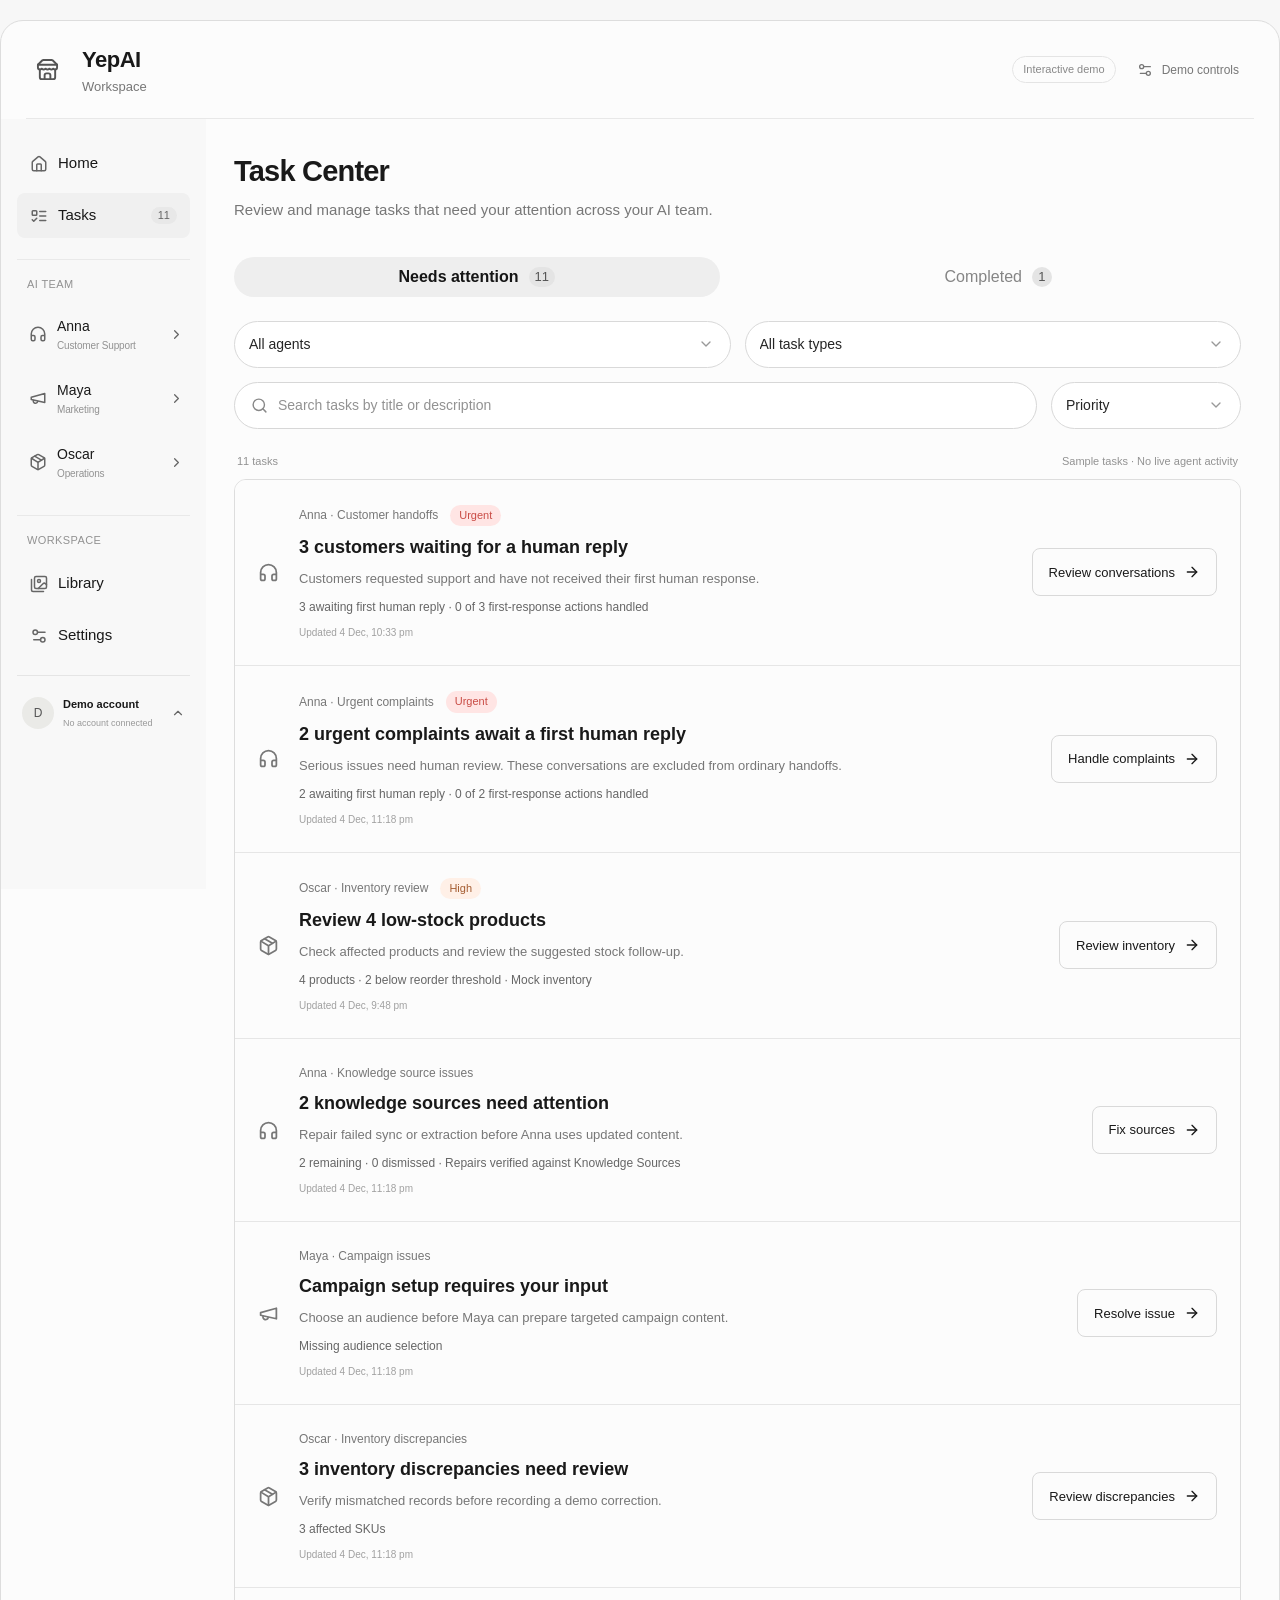
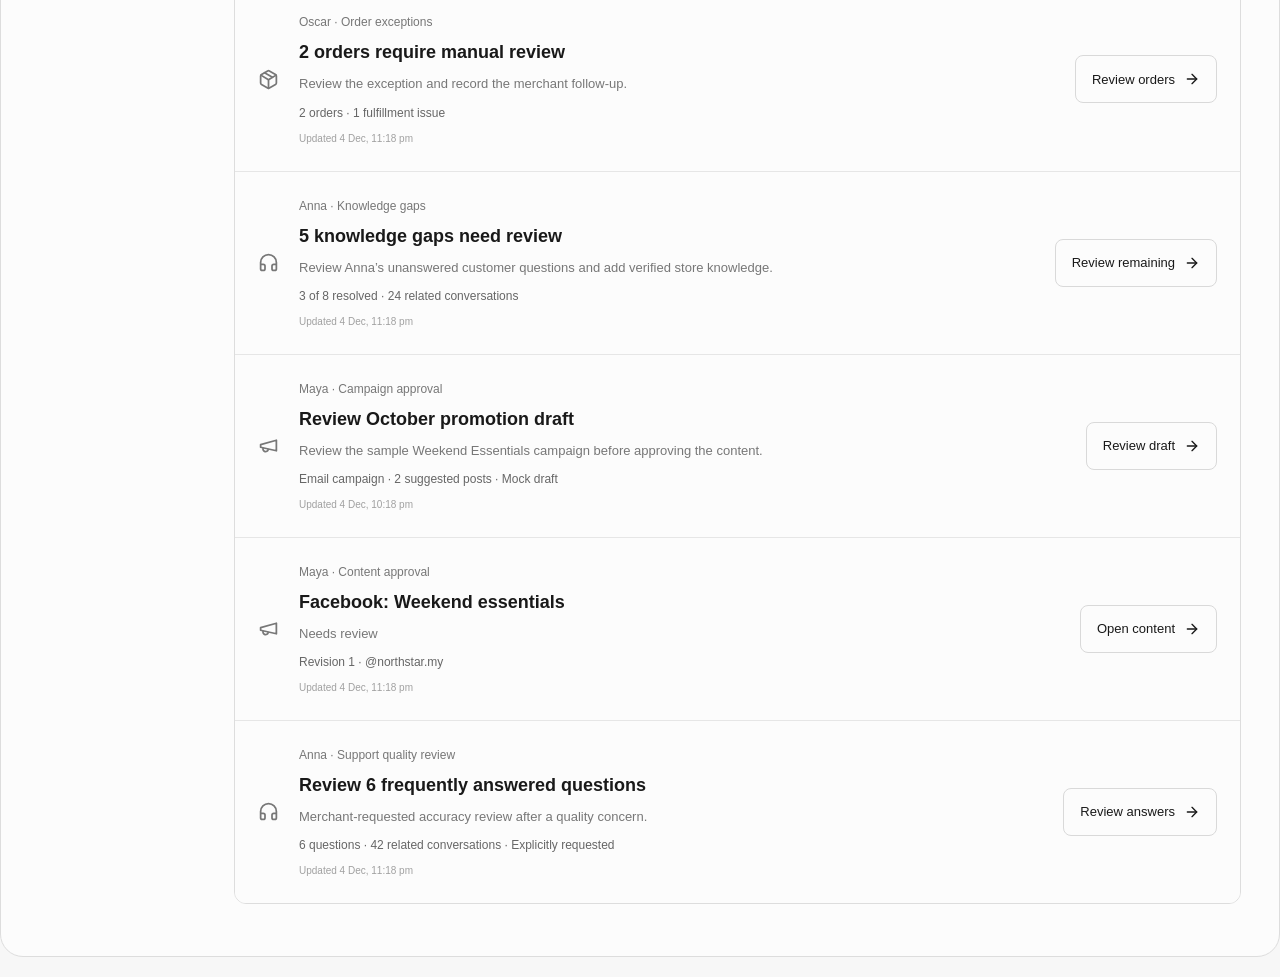
<file: index.html>
<!doctype html><html lang="en"><head><meta charset="UTF-8"><meta name="viewport" content="width=device-width, initial-scale=1.0"><meta name="theme-color" content="#fcfcfc"><meta name="description" content="YepAI interactive workspace prototype for AI team tasks, customer support and marketing content."><title>YepAI — Workspace Demo</title>  <script type="module" crossorigin src="/assets/index-f4T4-H6l.js"></script>
  <link rel="stylesheet" crossorigin href="/assets/index-DZ18d0Wa.css">
</head><body><div id="root"></div></body></html>
</file>
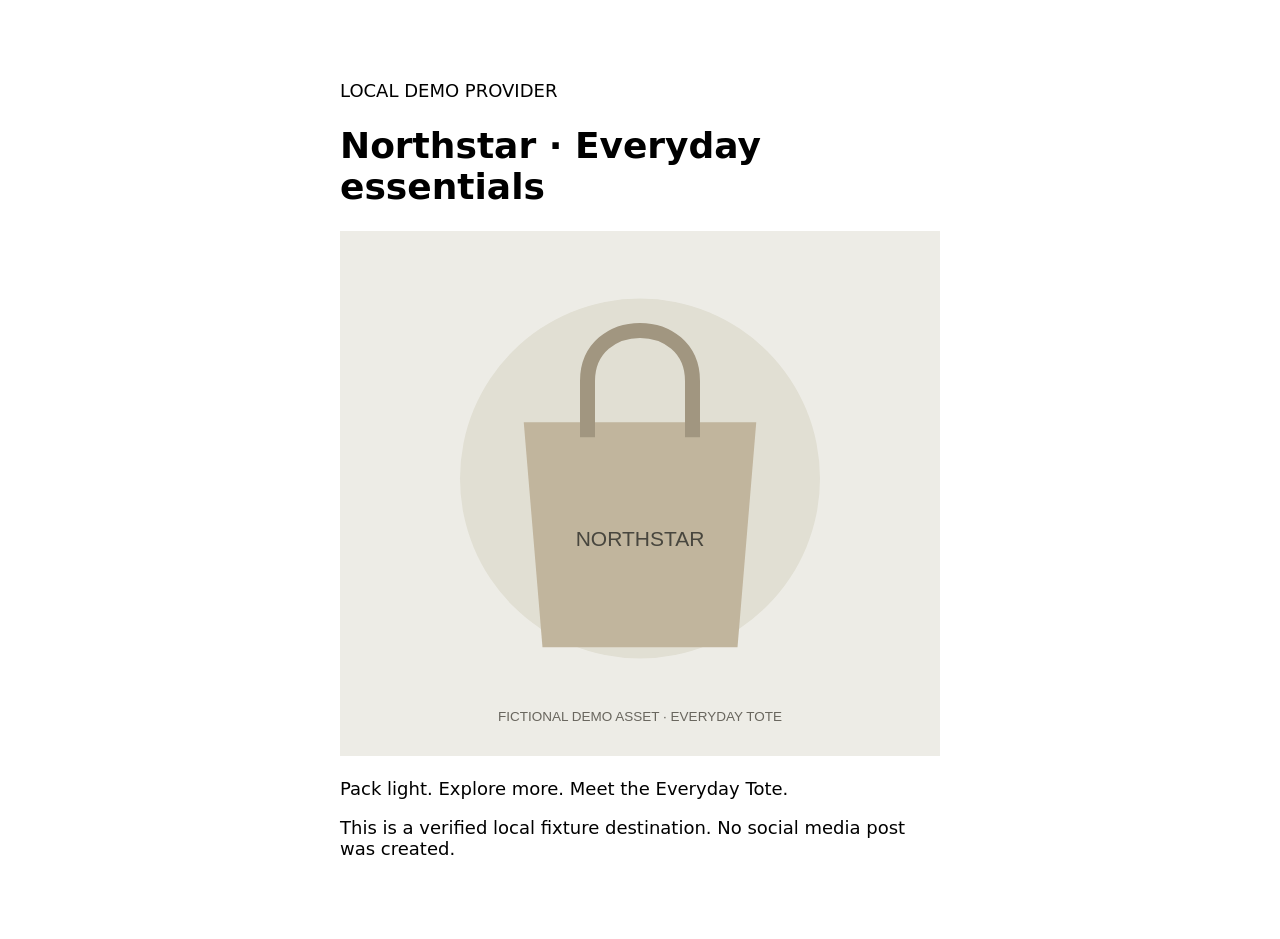
<file: demo-published.html>
<!doctype html><title>Verified demo publication · Northstar</title><main style="max-width:600px;margin:80px auto;font:18px system-ui"><p>LOCAL DEMO PROVIDER</p><h1>Northstar · Everyday essentials</h1><img src="/demo-product.svg" alt="Fictional Everyday Tote" style="width:100%"><p>Pack light. Explore more. Meet the Everyday Tote.</p><p>This is a verified local fixture destination. No social media post was created.</p></main>
</file>
<file: assets/index-DZ18d0Wa.css>
@layer properties{@supports (((-webkit-hyphens:none)) and (not (margin-trim:inline))) or ((-moz-orient:inline) and (not (color:rgb(from red r g b)))){*,:before,:after,::backdrop{--tw-border-style:solid;--tw-blur:initial;--tw-brightness:initial;--tw-contrast:initial;--tw-grayscale:initial;--tw-hue-rotate:initial;--tw-invert:initial;--tw-opacity:initial;--tw-saturate:initial;--tw-sepia:initial;--tw-drop-shadow:initial;--tw-drop-shadow-color:initial;--tw-drop-shadow-alpha:100%;--tw-drop-shadow-size:initial}}}@layer theme{:root,:host{--font-sans:Inter,-apple-system,BlinkMacSystemFont,"Segoe UI",sans-serif;--font-mono:ui-monospace, SFMono-Regular, Menlo, Monaco, Consolas, "Liberation Mono", "Courier New", monospace;--default-transition-duration:.15s;--default-transition-timing-function:cubic-bezier(.4, 0, .2, 1);--default-font-family:var(--font-sans);--default-mono-font-family:var(--font-mono)}}@layer base{*,:after,:before,::backdrop{box-sizing:border-box;border:0 solid;margin:0;padding:0}::file-selector-button{box-sizing:border-box;border:0 solid;margin:0;padding:0}html,:host{-webkit-text-size-adjust:100%;tab-size:4;line-height:1.5;font-family:var(--default-font-family,-apple-system, BlinkMacSystemFont, "Segoe UI", Roboto, "Helvetica Neue", "Noto Sans", Arial, sans-serif, "Apple Color Emoji", "Segoe UI Emoji", "Segoe UI Symbol", "Noto Color Emoji");font-feature-settings:var(--default-font-feature-settings,normal);font-variation-settings:var(--default-font-variation-settings,normal);-webkit-tap-highlight-color:transparent}hr{height:0;color:inherit;border-top-width:1px}abbr:where([title]){-webkit-text-decoration:underline dotted;text-decoration:underline dotted}h1,h2,h3,h4,h5,h6{font-size:inherit;font-weight:inherit}a{color:inherit;-webkit-text-decoration:inherit;text-decoration:inherit}b,strong{font-weight:bolder}code,kbd,samp,pre{font-family:var(--default-mono-font-family,ui-monospace, SFMono-Regular, Menlo, Monaco, Consolas, "Liberation Mono", "Courier New", monospace);font-feature-settings:var(--default-mono-font-feature-settings,normal);font-variation-settings:var(--default-mono-font-variation-settings,normal);font-size:1em}small{font-size:80%}sub,sup{vertical-align:baseline;font-size:75%;line-height:0;position:relative}sub{bottom:-.25em}sup{top:-.5em}table{text-indent:0;border-color:inherit;border-collapse:collapse}:-moz-focusring:where(:not(iframe)){outline:auto}progress{vertical-align:baseline}summary{display:list-item}ol,ul,menu{list-style:none}img,svg,video,canvas,audio,iframe,embed,object{vertical-align:middle;display:block}img,video{max-width:100%;height:auto}button,input,select,optgroup,textarea{font:inherit;font-feature-settings:inherit;font-variation-settings:inherit;letter-spacing:inherit;color:inherit;opacity:1;background-color:#0000;border-radius:0}::file-selector-button{font:inherit;font-feature-settings:inherit;font-variation-settings:inherit;letter-spacing:inherit;color:inherit;opacity:1;background-color:#0000;border-radius:0}:where(select:is([multiple],[size])) optgroup{font-weight:bolder}:where(select:is([multiple],[size])) optgroup option{padding-inline-start:20px}::file-selector-button{margin-inline-end:4px}::placeholder{opacity:1}@supports (not ((-webkit-appearance:-apple-pay-button))) or (contain-intrinsic-size:1px){::placeholder{color:currentColor}@supports (color:color-mix(in lab,red,red)){::placeholder{color:color-mix(in oklab,currentcolor 50%,transparent)}}}textarea{resize:vertical}::-webkit-search-decoration{-webkit-appearance:none}::-webkit-date-and-time-value{min-height:1lh;text-align:inherit}::-webkit-datetime-edit{display:inline-flex}::-webkit-datetime-edit-fields-wrapper{padding:0}::-webkit-datetime-edit{padding-block:0}::-webkit-datetime-edit-year-field{padding-block:0}::-webkit-datetime-edit-month-field{padding-block:0}::-webkit-datetime-edit-day-field{padding-block:0}::-webkit-datetime-edit-hour-field{padding-block:0}::-webkit-datetime-edit-minute-field{padding-block:0}::-webkit-datetime-edit-second-field{padding-block:0}::-webkit-datetime-edit-millisecond-field{padding-block:0}::-webkit-datetime-edit-meridiem-field{padding-block:0}::-webkit-calendar-picker-indicator{line-height:1}:-moz-ui-invalid{box-shadow:none}button,input:where([type=button],[type=reset],[type=submit]){appearance:button}::file-selector-button{appearance:button}::-webkit-inner-spin-button{height:auto}::-webkit-outer-spin-button{height:auto}[hidden]:where(:not([hidden=until-found])){display:none!important}}@layer components;@layer utilities{.visible{visibility:visible}.sr-only{clip-path:inset(50%);white-space:nowrap;border-width:0;width:1px;height:1px;margin:-1px;padding:0;position:absolute;overflow:hidden}.fixed{position:fixed}.relative{position:relative}.static{position:static}.block{display:block}.contents{display:contents}.grid{display:grid}.hidden{display:none}.inline{display:inline}.resize{resize:both}.border{border-style:var(--tw-border-style);border-width:1px}.filter{filter:var(--tw-blur,) var(--tw-brightness,) var(--tw-contrast,) var(--tw-grayscale,) var(--tw-hue-rotate,) var(--tw-invert,) var(--tw-saturate,) var(--tw-sepia,) var(--tw-drop-shadow,)}.transition{transition-property:color,background-color,border-color,outline-color,text-decoration-color,fill,stroke,--tw-gradient-from,--tw-gradient-via,--tw-gradient-to,opacity,box-shadow,transform,translate,scale,rotate,filter,-webkit-backdrop-filter,backdrop-filter,display,content-visibility,overlay,pointer-events;transition-timing-function:var(--tw-ease,var(--default-transition-timing-function));transition-duration:var(--tw-duration,var(--default-transition-duration))}}:root{color:#191919;font-synthesis:none;background:#f7f7f7;font-family:Inter,-apple-system,BlinkMacSystemFont,Segoe UI,sans-serif;font-size:15px;line-height:1.5}*{box-sizing:border-box}body{margin:0}button,input,select,textarea{font:inherit}button{cursor:pointer}button:disabled{cursor:wait;opacity:.5}button:focus-visible,a:focus-visible,input:focus-visible,select:focus-visible,textarea:focus-visible{outline-offset:3px;outline:2px solid #6f6f6f}button{color:inherit;background:0 0;border:0}h1,h2,h3,p{margin:0}h1{letter-spacing:-.8px;font-size:29px;font-weight:650;line-height:1.3}h2{letter-spacing:-.4px;font-size:23px;font-weight:600;line-height:1.4}h3{font-size:16px;font-weight:550}svg{flex-shrink:0}input,select,textarea{color:#252525;background:#fff;border:1px solid #d9d9d9;border-radius:8px;min-width:0;padding:12px 14px}textarea{resize:vertical;width:100%;line-height:1.7}input::placeholder,textarea::placeholder{color:#929292}small{color:#777;font-size:12px;line-height:1.6}.app-shell{background:#fcfcfc;border:1px solid #ddd;border-radius:23px;max-width:1480px;min-height:calc(100vh - 40px);margin:20px auto;overflow:hidden}.global-header{border-bottom:1px solid #e8e8e8;justify-content:space-between;align-items:center;gap:20px;height:98px;margin:0 20px;padding:0 10px;display:flex}.brand{align-items:center;gap:23px;display:flex}.brand svg{color:#555}.brand strong{letter-spacing:-.5px;font-size:22px;font-weight:550;display:block}.brand span{color:#777;margin-top:1px;font-size:13px;display:block}.header-actions{align-items:center;gap:16px;display:flex}.demo-tag{color:#888;border:1px solid #e4e4e4;border-radius:20px;padding:4px 10px;font-size:11px}.workspace{min-height:calc(100vh - 140px);display:flex}.sidebar{flex-direction:column;flex-shrink:0;gap:7px;width:184px;padding:22px 16px;display:flex;position:relative}.sidebar>button{text-align:left;border-radius:8px;align-items:center;gap:13px;height:45px;padding:0 13px;font-size:15px;display:flex}.sidebar button:hover{background:#f1f1f1}.sidebar .active{background:#f0f0f0}.sidebar svg{color:#666}.nav-section{color:#929292;letter-spacing:.4px;border-top:1px solid #e9e9e9;margin:22px 0 4px;padding:20px 10px 2px;font-size:11px}.nav-count{color:#666;background:#e8e8e8;border-radius:12px;margin-left:auto;padding:0 7px;font-size:11px}.subnav{color:#999;margin-top:-9px;padding-left:44px;font-size:11px}.bottom-nav{margin-top:26px}.sidebar-note{color:#999;margin-top:auto;padding:55px 10px 10px;font-size:11px;line-height:1.8}.sidebar-note small{font-size:10px}.tiny-dot{background:#888;border-radius:50%;width:5px;height:5px;margin:0 6px 2px 0;display:inline-block}.main{flex:1;min-width:0;padding:30px 30px 52px 18px}.page-heading{justify-content:space-between;align-items:center;gap:24px;margin:0 0 32px;display:flex}.page-heading p{color:#777;margin-top:8px;font-size:15px}.btn{white-space:nowrap;background:#fcfcfc;border:1px solid #d9d9d9;border-radius:8px;justify-content:center;align-items:center;gap:9px;min-height:42px;padding:10px 16px;font-size:14px;font-weight:500;transition:background .15s,border-color .15s;display:inline-flex}.btn:hover:not(:disabled){background:#f1f1f1;border-color:#bdbdbd}.btn.primary{color:#fff;background:#222;border-color:#222}.btn.primary:hover:not(:disabled){background:#404040}.btn.subtle{color:#777;background:0 0;border:none;min-height:30px;padding:5px;font-size:12px}.btn.danger{background:#a43024;border-color:#a43024}.iconbtn{color:#666;border-radius:6px;flex-shrink:0;justify-content:center;align-items:center;width:34px;height:34px;display:inline-flex}.iconbtn:hover{background:#eee}.iconbtn.border{border:1px solid #ddd;width:42px;height:42px}.textbtn{color:#555;align-items:center;gap:9px;font-size:13px;text-decoration:none;display:inline-flex}.textbtn:hover{text-decoration:underline}.pill-tabs{align-items:center;gap:20px;margin:0 0 28px;padding:0;display:flex}.pill-tabs>button{color:#858585;border-radius:30px;justify-content:center;align-items:center;gap:10px;min-height:40px;padding:8px 22px;font-size:16px;display:flex}.pill-tabs .selected{color:#151515;background:#eee;font-weight:550}.count{color:#555;background:#e4e4e4;border-radius:12px;min-width:20px;padding:0 6px;font-size:12px;font-weight:500}.shopify-summary{background:#f5f5f5;border-radius:12px;align-items:center;gap:18px;margin-bottom:25px;padding:24px;display:flex}.shopify-summary>svg{color:#777}.shopify-summary h3{align-items:center;gap:15px;display:flex}.shopify-summary p{color:#777;margin:4px 0;font-size:13px}.shopify-summary>.textbtn{align-self:center;margin-left:auto}.badge{color:#6b6b6b;white-space:nowrap;background:#ededed;border-radius:20px;align-items:center;gap:5px;padding:4px 11px;font-size:11px;font-weight:450;line-height:1.3;display:inline-flex}.badge.green{color:#376247;background:#eaf2eb}.badge.red{color:#ad493e;background:#faeae8}.filters{align-items:center;gap:14px;margin-bottom:18px;display:flex}.searchbox{color:#888;background:#fff;border:1px solid #d7d7d7;border-radius:28px;flex:1;align-items:center;gap:10px;min-width:0;height:47px;padding:0 16px;display:flex}.searchbox input{width:100%;min-width:0;box-shadow:none;background:0 0;border:0;padding:9px 0;font-size:14px;outline:0!important}.searchbox:focus-within{outline-offset:2px;outline:2px solid #888}.selectwrap{width:31%;min-width:160px;position:relative}.selectwrap select{appearance:none;border-radius:25px;width:100%;height:47px;padding-right:42px;font-size:14px}.selectwrap>svg{pointer-events:none;color:#999;position:absolute;top:15px;right:17px}.list-caption{color:#929292;justify-content:space-between;margin:0 3px 9px;font-size:11px;display:flex}.source-list{border:1px solid #ddd;border-radius:12px;overflow:hidden}.source-row{text-align:left;background:#fcfcfc;align-items:center;gap:19px;width:100%;min-height:91px;padding:20px 22px;display:flex}.source-row:not(:last-child){border-bottom:1px solid #e6e6e6}.source-row:hover{background:#f6f6f6}.source-icon{color:#777;justify-content:center;align-items:center;display:inline-flex}.source-copy{flex-direction:column;flex:1;gap:4px;min-width:0;display:flex}.source-copy strong{word-break:break-word;font-size:15px;font-weight:520}.source-copy>span{color:#818181;font-size:12px}.source-row>.badge{margin-right:10px}.source-row>svg{color:#777}.sync-warning{color:#af6d3d}.empty{text-align:center;color:#777;border:1px solid #e4e4e4;border-radius:12px;flex-direction:column;align-items:center;gap:14px;padding:72px 24px;display:flex}.empty h3{color:#333;font-size:20px}.empty p{max-width:470px;font-size:14px}.empty>.btn{margin-top:5px}.back-link{color:#777;align-items:center;gap:8px;margin:0 0 21px;padding:0;font-size:13px;display:flex}.back-link:hover{color:#111}.detail-heading{justify-content:space-between;align-items:center;gap:20px;margin-bottom:22px;display:flex}.detail-name{align-items:center;gap:15px;min-width:0;display:flex}.detail-name h2{overflow-wrap:anywhere;font-size:24px}.detail-actions{flex-shrink:0;gap:10px;display:flex}.eyebrow{color:#858585;margin-bottom:5px;font-size:12px;font-weight:450;display:block}.menu-anchor{position:relative}.action-menu{z-index:10;background:#fff;border:1px solid #ddd;border-radius:10px;min-width:200px;padding:5px;position:absolute;top:49px;right:0;box-shadow:0 8px 28px #0000000c}.action-menu>button{text-align:left;border-radius:6px;align-items:center;gap:12px;width:100%;padding:11px;font-size:13px;display:flex}.action-menu>button:hover{background:#f3f3f3}.danger-text{color:#ad493e}.metadata{background:#f5f5f5;border-radius:10px;grid-template-columns:repeat(2,minmax(0,1fr));gap:20px 28px;margin:0 0 24px;padding:22px;display:grid}.metadata>div{flex-direction:column;gap:5px;min-width:0;display:flex}.metadata span{color:#858585;font-size:11px}.metadata strong{overflow-wrap:anywhere;font-size:13px;font-weight:450}.notice{color:#696e69;background:#f2f3f2;border:1px solid #e5e7e5;border-radius:9px;align-items:flex-start;gap:12px;margin:18px 0;padding:16px;font-size:13px;line-height:1.65;display:flex}.notice>svg{margin-top:2px}.notice strong{color:#333;margin-bottom:4px;font-size:14px;font-weight:550;display:block}.notice.error{color:#a25e51;background:#fff7f5;border-color:#f0dad6}.notice .btn{margin-top:12px}.notice .textbtn{margin:10px 0 0 15px}.detail-tabs{border-bottom:1px solid #e4e4e4;gap:25px;margin:30px 0 20px;display:flex}.detail-tabs>button{color:#888;padding:0 1px 13px;font-size:14px}.detail-tabs>.selected{color:#222;border-bottom:2px solid #333;font-weight:550}.content-panel{border:1px solid #ddd;border-radius:12px;min-height:335px;padding:28px}.panel-title{border-bottom:1px solid #eee;justify-content:space-between;gap:15px;margin-bottom:20px;padding-bottom:22px;display:flex}.panel-title span{color:#999;font-size:11px}.content-panel h3{font-size:19px}.prose{color:#606060;white-space:normal;font-size:15px;line-height:1.9}.prose p{margin:0 0 10px}.prose br{margin:6px;display:block}.content-panel>small{margin-top:32px;display:block}.original-link{color:#666;flex-wrap:wrap;align-items:center;gap:12px;margin:20px 0;display:flex}.original-link span{overflow-wrap:anywhere;flex:1;font-size:13px}.file-preview{background:#f8f8f8;border:1px solid #ddd;border-radius:4px;min-height:220px;margin-top:25px;padding:30px}.loading{color:#888;align-items:center;gap:15px;padding:30px 0;display:flex}.spin{animation:1.2s linear infinite spin}@keyframes spin{to{transform:rotate(360deg)}}.gap-toolbar{flex-direction:column;gap:23px;margin:25px 0;display:flex}.gap-toolbar .searchbox{flex:auto;width:100%}.segmented{flex-wrap:wrap;gap:8px;display:flex}.segmented button{color:#888;border-radius:20px;align-items:center;gap:9px;padding:7px 13px;font-size:13px;display:flex}.segmented .selected{color:#222;background:#efefef}.segmented span{color:#888;font-size:11px}.gap-layout{grid-template-columns:minmax(250px,.85fr) minmax(0,1.6fr);gap:20px;display:grid}.question-list{border:1px solid #ddd;border-radius:12px;align-self:start;min-height:410px;padding:10px}.question-list>button{text-align:left;border-radius:8px;flex-direction:column;align-items:flex-start;gap:15px;width:100%;margin-bottom:4px;padding:18px 14px;display:flex}.question-list>button:hover{background:#f5f5f5}.question-list .selected{background:#efefef}.question-list strong{font-size:14px;font-weight:500;line-height:1.6}.question-list span:not(.badge){color:#858585;font-size:11px}.gap-detail{border:1px solid #ddd;border-radius:12px;min-height:470px;padding:27px}.gap-detail h2{font-size:22px}.muted{color:#828282;font-size:13px}.gap-detail>.muted{margin:12px 0 30px}.gap-detail section{margin:28px 0}.gap-detail h3{margin:0 0 12px;font-size:14px}.conversation{color:#777;text-align:left;border-bottom:1px solid #eee;justify-content:space-between;align-items:center;width:100%;padding:12px 0;font-size:12px;display:flex}.conversation:hover{color:#111}.related-source{text-align:left;border:1px solid #e6e6e6;border-radius:8px;align-items:center;gap:13px;width:100%;padding:12px;font-size:13px;display:flex}.related-source>span{flex:1}.related-source small{margin-top:5px;font-size:11px;display:block}.gap-actions{flex-wrap:wrap;gap:10px;margin-top:32px;display:flex}.gap-actions .btn{padding:10px 12px;font-size:12px}.answer-editor label{margin:20px 0 10px;font-size:14px;display:block}.answer-editor small{margin:8px 0;display:block}.inline-actions{flex-wrap:wrap;align-items:center;gap:10px;margin-top:16px;display:flex}.task-tabs{gap:8px;margin-top:42px}.task-tabs>button{flex:1}.task-tabs span{font-size:13px}.task-card{border:1px solid #ddd;border-radius:12px;align-items:center;gap:22px;margin-top:28px;padding:30px;display:flex}.task-card>svg{color:#777}.task-card>div{flex:1}.task-card h3{margin:4px 0 7px;font-size:20px}.task-card p{color:#777;font-size:13px}.drawer-backdrop{z-index:30;-webkit-backdrop-filter:blur(.5px);backdrop-filter:blur(.5px);background:#0003;justify-content:flex-end;display:flex;position:fixed;inset:0}.drawer{background:#fcfcfc;flex-direction:column;width:min(540px,100%);height:100dvh;animation:.18s ease-out slide;display:flex;box-shadow:-10px 0 50px #00000009}@keyframes slide{0%{opacity:.7;transform:translate(25px)}to{opacity:1;transform:translate(0)}}.drawer>header{border-bottom:1px solid #e5e5e5;justify-content:space-between;align-items:center;gap:15px;min-height:94px;padding:27px 28px;display:flex}.drawer header h2{font-size:22px}.drawer header .back-link{margin:0 0 9px;font-size:12px}.drawer-body{flex:1;padding:28px;overflow-y:auto}.drawer footer{background:#fcfcfc;border-top:1px solid #e8e8e8;justify-content:space-between;align-items:center;gap:12px;padding:21px 28px;display:flex}.drawer footer>span{color:#888;font-size:12px}.source-options{flex-direction:column;gap:16px;margin:8px 0;display:flex}.source-options>button{text-align:left;background:#fff;border:1px solid #ddd;border-radius:11px;align-items:center;gap:20px;padding:25px 20px;display:flex}.source-options>button:hover{background:#f6f6f6;border-color:#999}.source-options>button>span{flex:1}.source-options strong{font-size:17px;font-weight:550;display:block}.source-options small{margin-top:6px;font-size:13px;display:block}.source-options>button>svg{color:#777}.drawer form>label:not(.toggleline){margin:0 0 9px;font-size:14px;font-weight:500;display:block}.drawer form>input,.drawer form>textarea,.drawer form>select{width:100%;margin-bottom:28px}.drawer label>span:not(.muted){color:#777}.toggleline{justify-content:space-between;align-items:center;gap:20px;margin:6px 0 24px;padding:16px 0;display:flex}.toggleline strong{font-size:15px;font-weight:500;display:block}.toggleline small{margin-top:7px;font-size:12px;display:block}.toggleline input{appearance:none;cursor:pointer;background:#ccc;border:0;border-radius:25px;width:39px;min-width:39px;height:24px;padding:0;position:relative}.toggleline input:checked{background:#333}.toggleline input:before{content:"";background:#fff;border-radius:50%;width:18px;height:18px;transition:left .15s;position:absolute;top:3px;left:3px}.toggleline input:checked:before{left:18px}.hint{color:#929292;font-size:12px;line-height:1.7}.field-error{color:#a44236;background:#fff3f0;border-radius:7px;margin:12px 0;padding:12px;font-size:13px;line-height:1.6}.dropzone{text-align:center;background:#f7f7f7;border:1px dashed #c7c7c7;border-radius:12px;flex-direction:column;align-items:center;gap:16px;margin-bottom:12px;padding:40px 22px;display:flex}.dropzone>svg{color:#888}.dropzone h3{font-size:16px}.dropzone small{font-size:11px}.dropzone.dragging{background:#eaeaea;border-color:#222}.sample-files{margin:7px 0 25px;font-size:12px}.upload-row{background:#fff;border:1px solid #ddd;border-radius:9px;align-items:center;gap:13px;min-width:0;margin:10px 0;padding:15px;display:flex}.upload-row>svg{color:#888}.upload-row>span:not(.badge){flex-direction:column;flex:1;gap:4px;min-width:0;display:flex}.upload-row strong{overflow-wrap:anywhere;font-size:13px;font-weight:500}.upload-row small{font-size:11px}.upload-row .badge{padding:4px 8px;font-size:10px}.context-note{color:#666;background:#f1f1f1;border-radius:9px;gap:12px;margin-bottom:25px;padding:16px;font-size:13px;display:flex}.context-note small{margin-top:4px;font-size:11px;display:block}.sync-meta{flex-direction:column;align-items:flex-start;gap:10px;margin:18px 0 28px;display:flex}.sync-meta span:not(.badge){color:#888;font-size:12px}.sync-meta strong{margin-bottom:15px;font-size:14px;font-weight:450}.checkline{color:#777;align-items:center;gap:9px;font-size:12px;display:flex}.checkline input{accent-color:#333;cursor:pointer;width:15px;height:15px}.mock-option{margin:30px 0 14px}.test-response{background:#f5f5f5;border:1px solid #ddd;border-radius:10px;margin:28px 0 10px;padding:22px}.test-response p{white-space:pre-wrap;margin:12px 0 24px;font-size:14px;line-height:1.9}.citation{text-align:left;color:#555;background:#fff;border:1px solid #ddd;border-radius:6px;align-items:center;gap:9px;max-width:100%;padding:12px;font-size:12px;display:flex}.modal-backdrop{z-index:60;background:#0005;justify-content:center;align-items:center;padding:20px;display:flex;position:fixed;inset:0}.modal{background:#fcfcfc;border:1px solid #ddd;border-radius:14px;width:510px;max-width:100%;max-height:90dvh;padding:25px;overflow-y:auto;box-shadow:0 10px 80px #0002}.modal.wide{width:740px}.modal>header{justify-content:space-between;align-items:center;gap:15px;margin:0 0 20px;display:flex}.modal h2{font-size:21px}.confirm-copy{color:#777;white-space:pre-line;font-size:14px;line-height:1.8}.modal-actions{justify-content:flex-end;gap:12px;margin-top:30px;display:flex}.original-address{color:#777;overflow-wrap:anywhere;align-items:center;gap:10px;font-size:13px;display:flex}.original-page{background:#fff;border:1px solid #ddd;border-radius:9px;padding:24px}.original-page h2{margin-bottom:20px}.toast{color:#fff;z-index:80;background:#272727;border-radius:11px;align-items:center;gap:12px;width:max-content;max-width:calc(100vw - 32px);padding:15px 18px;font-size:13px;display:flex;position:fixed;bottom:24px;left:50%;transform:translate(-50%);box-shadow:0 7px 26px #0002}.toast>.iconbtn{color:#fff;width:24px;height:24px}.toast>.iconbtn:hover{background:#444}.demo-controls{background:#f6f6f6;border:1px dashed #ccc;border-radius:9px;flex-wrap:wrap;align-items:center;gap:12px;margin-bottom:28px;padding:16px;display:flex}.demo-controls>div{flex:1;min-width:180px}.demo-controls strong{font-size:13px;display:block}.demo-controls span{color:#888;margin-top:4px;font-size:11px;display:block}.demo-controls .btn{min-height:32px;padding:7px 10px;font-size:11px}.mobile-menu{display:none}@media(min-width:1280px){.main{padding-left:28px;padding-right:38px}.sidebar{width:205px}.source-row{min-height:94px;padding-top:22px;padding-bottom:22px}.global-header{margin:0 25px}.page-heading{margin-bottom:35px}.shopify-summary{padding:26px}.main{padding-top:34px}.pill-tabs{gap:36px}}@media(max-width:900px){.app-shell{border-radius:17px;min-height:calc(100vh - 20px);margin:10px}.sidebar{width:150px;padding-left:8px;padding-right:8px}.sidebar>button{padding:0 9px;font-size:13px}.main{padding:28px 22px}.gap-layout{grid-template-columns:1fr}.question-list{min-height:auto;max-height:180px;display:flex;overflow-x:auto}.question-list>button{min-width:200px;max-width:230px}.gap-detail{min-height:400px}.shopify-summary{gap:13px;padding:19px}.shopify-summary>svg{display:none}.shopify-summary h3{flex-wrap:wrap;gap:7px;font-size:14px}.metadata{gap:18px}.detail-heading{flex-direction:column;align-items:flex-start}.detail-name h2{font-size:21px}.task-card{flex-wrap:wrap}.task-card>.btn{margin-left:42px}.task-tabs>button{padding:8px 12px;font-size:12px}.global-header{height:87px}.page-heading{align-items:flex-start}.page-heading h1{font-size:26px}.page-heading p{font-size:13px}.page-heading>.btn{padding:10px 12px;font-size:12px}}@media(max-width:600px){body{background:#fcfcfc}.app-shell{border:0;border-radius:0;margin:0}.global-header{height:82px;margin:0 16px;padding:0}.brand{gap:13px}.brand strong{font-size:20px}.brand span{font-size:11px}.header-actions{gap:8px}.demo-tag{display:none}.header-actions .btn{font-size:0}.header-actions .btn svg{width:20px;height:20px}.mobile-menu{display:flex}.workspace{display:block}.sidebar{display:none}.sidebar.open{border-bottom:1px solid #ddd;width:100%;padding:10px 18px;display:flex}.sidebar.open .nav-section,.sidebar.open .sidebar-note,.sidebar.open .subnav{display:none}.sidebar.open>button{height:40px}.main{padding:27px 17px 50px}.page-heading{gap:12px;margin-bottom:26px}.page-heading h1{letter-spacing:-.6px;font-size:25px}.page-heading p{max-width:230px;font-size:12px}.page-heading>.btn{min-height:38px;margin-top:2px;padding:9px 10px;font-size:12px}.pill-tabs{gap:8px;margin-bottom:23px}.pill-tabs>button{padding:7px 12px;font-size:13px}.shopify-summary{flex-wrap:wrap;align-items:flex-start;padding:18px}.shopify-summary>div{flex:1}.shopify-summary>.textbtn{margin-left:0;font-size:12px}.shopify-summary p,.shopify-summary small{font-size:11px}.shopify-summary h3{font-size:13px}.filters{gap:10px}.selectwrap{width:39%;min-width:130px}.selectwrap select{padding-left:13px;font-size:12px}.searchbox{gap:7px;padding:0 12px}.searchbox input{font-size:12px}.source-row{gap:11px;min-height:90px;padding:17px 12px}.source-copy strong{font-size:13px}.source-copy>span{font-size:10px}.source-icon svg{width:17px}.source-row>.badge{margin-right:0;padding:4px 7px;font-size:10px}.source-row>svg{width:14px}.list-caption{font-size:10px}.detail-name{flex-wrap:wrap;gap:10px}.detail-name h2{font-size:20px}.metadata{gap:20px 12px;padding:17px}.metadata strong{font-size:11px}.content-panel{padding:20px}.prose{font-size:13px}.original-link>.btn{font-size:11px}.detail-tabs{gap:20px;font-size:13px}.gap-toolbar{margin:15px 0 22px}.segmented{justify-content:space-between;gap:0}.segmented>button{padding:7px 10px;font-size:12px}.gap-detail{padding:20px}.gap-detail h2{font-size:21px}.gap-actions{gap:7px}.gap-actions .btn{padding:9px 10px;font-size:11px}.drawer>header,.drawer-body{padding:22px 20px}.drawer footer{padding:18px 20px}.drawer h2{font-size:20px}.drawer .btn{font-size:13px}.upload-row{gap:9px;padding:12px}.upload-row strong{font-size:12px}.source-options>button{padding:21px 17px}.task-card{gap:14px;padding:22px 17px}.task-card h3{font-size:17px}.task-card p{font-size:12px}.task-tabs{gap:0}.task-tabs>button{padding:7px 10px;font-size:11px}.toast{font-size:12px;bottom:15px}.empty{padding:50px 20px}.demo-controls{padding:13px}.panel-title{flex-wrap:wrap;gap:5px}}@media(prefers-reduced-motion:reduce){*{transition:none!important;animation:none!important}}.sidebar>.agent-subnav{color:#777;gap:9px;height:34px;padding-left:25px;font-size:11px}.sidebar>.agent-subnav svg{width:14px}.task-center-view .page-heading{align-items:flex-start}.reset-demo{white-space:nowrap;color:#999;margin-top:9px;font-size:11px}.task-center-view .task-tabs{margin:36px 0 24px}.task-filters,.task-search-sort{gap:14px;margin-bottom:14px;display:flex}.task-filters>.selectwrap{flex:1;width:auto}.task-search-sort>.selectwrap{width:190px}.task-search-sort{margin-bottom:24px}.task-list{border:1px solid #ddd;border-radius:12px;overflow:hidden}.action-task-row{background:#fcfcfc;align-items:center;gap:20px;min-height:160px;padding:25px 23px;display:flex}.action-task-row:not(:last-child){border-bottom:1px solid #e6e6e6}.task-agent-icon{color:#777}.action-task-copy{flex:1;min-width:0}.task-meta{color:#777;flex-wrap:wrap;align-items:center;gap:12px;margin-bottom:8px;font-size:12px;display:flex}.priority{border-radius:15px;padding:3px 9px;font-size:11px;line-height:1.4}.priority.urgent{color:#c94b44;background:#ffe5e4}.priority.high{color:#a55d32;background:#fff0e7}.priority.normal{color:#777;background:#eee}.action-task-copy h3{margin-bottom:7px;font-size:18px;font-weight:550;line-height:1.5}.action-task-copy>p{color:#777;max-width:620px;font-size:13px;line-height:1.7}.task-context{color:#666;margin-top:8px;font-size:12px}.action-task-copy time{color:#a0a0a0;margin-top:9px;font-size:10px;display:block}.action-task-row>.btn{flex-shrink:0;min-height:48px;font-size:13px}.task-return-context{border-bottom:1px solid #e8e8e8;justify-content:space-between;align-items:center;gap:15px;margin:0 0 23px;padding-bottom:15px;display:flex}.task-return-context .back-link{margin:0}.task-return-context>span{color:#999;font-size:10px}.group-summary .context-note{margin-bottom:20px}.group-summary strong{color:#333;font-weight:550}.group-summary p{margin:5px 0}.group-summary .source-row{min-height:78px}.task-destination .page-heading{margin-top:22px}.task-destination .content-panel{padding:28px}.campaign-summary{color:#666;background:#f4f4f4;border-radius:9px;grid-template-columns:1fr 1fr;gap:25px;margin:0 0 28px;padding:20px;font-size:14px;display:grid}.campaign-content{background:#f8f8f8;border:1px solid #e6e6e6;border-radius:9px;margin:17px 0 25px;padding:22px}.form-label{color:#777;margin-bottom:10px;font-size:13px;display:block}.chat-bubble{background:#f0f0f0;border-radius:10px;margin:22px 0;padding:18px;font-size:14px;line-height:1.8}.chat-bubble.merchant{background:#f5f5f5}.reply-label{margin-top:28px!important}.task-destination .answer-editor .btn{margin-top:13px}.inventory-product{align-items:center;gap:25px;padding:23px 0;display:flex}.inventory-product:not(:last-child){border-bottom:1px solid #e8e8e8}.inventory-product>div{flex:1}.inventory-product p{color:#777;font-size:13px;line-height:1.7}.inventory-product .checkline{flex-shrink:0}.stock-metrics{color:#888;gap:25px;margin:13px 0;font-size:12px;display:flex}.stock-metrics strong{color:#333;margin-left:8px;font-weight:550}@media(max-width:1000px){.action-task-row{flex-wrap:wrap;gap:15px}.action-task-row>.btn{margin-left:40px}.action-task-copy{flex-basis:calc(100% - 50px)}.task-return-context>span{display:none}.action-task-copy h3{font-size:17px}.task-search-sort>.selectwrap{width:155px}}@media(max-width:600px){.task-center-view .page-heading{flex-wrap:wrap;gap:10px}.reset-demo{margin-top:-4px}.task-center-view .task-tabs{margin-top:25px}.task-filters{gap:10px}.task-filters .selectwrap{min-width:0}.task-search-sort{gap:10px}.task-search-sort>.selectwrap{width:128px;min-width:128px}.action-task-row{padding:22px 16px}.action-task-copy h3{font-size:16px}.action-task-copy>p{font-size:12px}.task-meta{font-size:11px}.action-task-row>.btn{min-height:42px;font-size:12px}.task-context{font-size:11px}.task-center-view .list-caption{font-size:9px}.campaign-summary{grid-template-columns:1fr}.task-destination .content-panel{padding:20px}.inventory-product{flex-direction:column;align-items:flex-start;gap:12px}.stock-metrics{gap:16px}.task-return-context .back-link{font-size:12px}.sidebar.open>.agent-subnav{padding-left:40px}}.sidebar{overscroll-behavior:contain;scrollbar-width:thin;background:#f8f8f8;align-self:flex-start;max-height:calc(100dvh - 130px);position:sticky;top:12px;overflow-y:auto}.sidebar>button{flex-shrink:0;gap:10px;min-height:43px}.sidebar>button>span:first-of-type{white-space:nowrap}.sidebar .nav-section{flex-shrink:0;margin-top:14px;padding-top:16px}.sidebar .bottom-nav{margin-top:17px}.sidebar-note{padding-top:30px}.agent-group{flex-shrink:0}.agent-group-row{border-radius:8px;align-items:center;display:flex;position:relative}.agent-parent{text-align:left;border-radius:8px;flex:1;align-items:center;gap:10px;min-width:0;min-height:57px;padding:9px 8px 9px 12px;display:flex}.agent-parent>span{flex:1;min-width:0;display:block}.agent-parent strong{font-size:14px;font-weight:450;display:block}.agent-parent small{color:#929292;white-space:nowrap;letter-spacing:-.15px;margin-top:2px;font-size:10px;line-height:1.4;display:block}.parent-current .agent-parent strong{color:#252525;font-weight:650}.agent-parent:hover,.group-chevron:hover{background:#eee}.agent-parent>svg{color:#666}.group-chevron{color:#888;border-radius:6px;flex-shrink:0;justify-content:center;align-items:center;width:24px;height:35px;margin-right:2px;padding:0;display:flex}.group-chevron svg{transition:transform .15s;transform:rotate(-90deg)}.group-chevron .rotated{transform:rotate(0)}.agent-children{flex-direction:column;gap:3px;margin:2px 0 8px;display:flex}.agent-children>button{text-align:left;color:#777;border-radius:7px;align-items:center;gap:9px;min-height:35px;margin-left:22px;padding:8px 8px 8px 11px;font-size:11px;line-height:1.5;display:flex}.agent-children>button>span{min-width:0}.agent-children>button>svg{color:#858585;flex-shrink:0}.agent-children>button.active{color:#252525;background:#e9e9e9;font-weight:550}.agent-children>button.active>svg{color:#555}.agent-parent.active{background:#ededed}.no-subpages{color:#999;padding:3px 13px 7px 41px;font-size:10px;line-height:1.6}.sidebar-note{flex-shrink:0}.workspace{align-items:flex-start}.main{width:0}.home-links{grid-template-columns:1fr 1fr;gap:20px;margin-top:28px;display:grid}.home-links>button{text-align:left;background:#fcfcfc;flex-direction:column;gap:16px;min-height:225px;display:flex}.home-links>button:hover{background:#f5f5f5}.home-links h2{font-size:23px}.home-links p{color:#777;font-size:14px;line-height:1.8}.home-links .textbtn{margin-top:auto}.shared-settings{max-width:850px}.shared-settings>select{width:100%;max-width:420px}.shared-settings .toggleline{max-width:700px}.channel-connection{align-items:flex-start;gap:22px;min-height:210px;display:flex}.channel-connection>svg{color:#777;margin-top:6px}.channel-connection>div{flex:1}.channel-connection h2{margin:12px 0 5px}.channel-connection p{color:#777;margin:6px 0 15px;font-size:14px}.agent-placeholder{min-height:350px}.contextual-layout{grid-template-columns:230px minmax(0,1fr);gap:18px;min-height:540px;display:grid}.context-panel-hidden{grid-template-columns:minmax(0,1fr)}.context-panel-hidden>.contextual-list{display:none}.contextual-list{overscroll-behavior:contain;background:#fafafa;border:1px solid #ddd;border-radius:11px;min-width:0;max-height:640px;padding:15px;overflow-y:auto}.contextual-list>.btn{width:100%;font-size:13px}.contextual-list>.searchbox{gap:6px;height:40px;margin:17px 0;padding:0 11px}.contextual-list>.searchbox input{min-width:0;font-size:11px}.contextual-list>.eyebrow{margin:22px 0 10px;font-size:10px}.history-row{text-align:left;color:#777;border-radius:7px;align-items:flex-start;gap:10px;width:100%;margin:3px 0;padding:13px 10px;font-size:12px;line-height:1.6;display:flex}.history-row svg{margin-top:3px}.history-row:hover,.history-row.selected{color:#333;background:#ededed}.merchant-chat-content{background:#fcfcfc;border:1px solid #ddd;border-radius:11px;flex-direction:column;min-width:0;min-height:580px;display:flex;overflow:hidden}.merchant-chat-content>header{border-bottom:1px solid #e6e6e6;align-items:center;gap:13px;padding:18px 20px;display:flex}.merchant-chat-content>header>div{flex:1}.merchant-chat-content>header strong{font-size:15px;font-weight:550;display:block}.merchant-chat-content>header small{margin-top:3px;font-size:10px;display:block}.merchant-chat-content>header .textbtn{font-size:11px}.message-timeline{flex-direction:column;flex:1;gap:16px;min-height:240px;max-height:470px;padding:20px;display:flex;overflow-y:auto}.merchant-message{background:#f0f0f0;border-radius:11px;align-self:flex-start;max-width:92%;padding:16px}.merchant-message.merchant{background:#e9e9e9;align-self:flex-end}.merchant-message>span{color:#888;margin-bottom:6px;font-size:10px;display:block}.merchant-message p{white-space:pre-wrap;color:#555;font-size:13px;line-height:1.85}.chat-suggestions{flex-wrap:wrap;gap:7px;padding:12px 20px;display:flex}.chat-suggestions>button{color:#777;background:#fcfcfc;border:1px solid #ddd;border-radius:20px;padding:7px 10px;font-size:10px;line-height:1.6}.chat-suggestions>button:hover{background:#eee}.message-composer{align-items:flex-end;gap:10px;padding:15px 20px 20px;display:flex}.message-composer textarea{min-height:70px;font-size:13px}.message-composer>.btn{min-width:42px;margin-bottom:1px;padding:12px}.context-toggle{min-height:35px;padding:8px 12px;font-size:11px}.context-panel-toolbar{justify-content:flex-end;margin-bottom:15px;display:flex}.customer-list>select{border-radius:8px;width:100%;margin:0 0 15px;padding:9px 10px;font-size:12px}.customer-list>.searchbox{margin-top:0}.customer-list-row{text-align:left;background:0 0;border-radius:8px;width:100%;margin:3px 0;padding:15px 10px}.customer-list-row.selected,.customer-list-row:hover{background:#ececec}.customer-list-row strong{justify-content:space-between;gap:10px;font-size:13px;font-weight:550;display:flex}.customer-list-row strong small{font-size:10px;font-weight:400}.customer-list-row p{color:#777;margin:8px 0;font-size:11px;line-height:1.7}.customer-list-row>span{color:#999;font-size:10px}.customer-detail{border:1px solid #ddd;border-radius:11px;flex-direction:column;min-width:0;min-height:530px;padding:23px;display:flex}.customer-detail>header{border-bottom:1px solid #e7e7e7;justify-content:space-between;align-items:center;gap:15px;padding-bottom:18px;display:flex}.customer-detail h2{font-size:22px}.customer-timeline{flex:1;padding:20px 0 5px}.timeline-label{color:#999;font-size:11px}.customer-timeline .chat-bubble{margin:17px 0;padding:16px;font-size:13px}.customer-timeline .chat-bubble small{margin-bottom:5px;font-size:10px;display:block}.handoff-status{text-align:center;color:#999;padding:10px;font-size:11px;line-height:1.7}.human-composer{border-top:1px solid #eee;padding-top:12px}.human-composer label,.human-composer textarea{font-size:13px}.human-composer>.btn{margin-top:12px}.human-composer small{font-size:10px}.customer-detail>.context-note{margin-bottom:0;font-size:12px}@media(max-width:1100px){.contextual-layout{grid-template-columns:200px minmax(0,1fr);gap:14px}.context-panel-hidden{grid-template-columns:1fr}.merchant-chat-content>header{flex-wrap:wrap}.merchant-chat-content>header .textbtn{margin-left:35px}.merchant-chat-page .page-heading{flex-wrap:wrap}.contextual-list{padding:11px}.customer-detail{padding:18px}}@media(max-width:900px){.agent-parent{gap:7px;padding-left:8px}.agent-parent strong{font-size:13px}.agent-parent small{letter-spacing:-.25px;font-size:9px}.group-chevron{width:20px;margin-right:0}.agent-children>button{gap:7px;margin-left:13px;padding:7px 7px 7px 9px;font-size:10px}.sidebar>.nav-section{padding-left:8px}.home-links{grid-template-columns:1fr}.channel-connection{flex-wrap:wrap}.channel-connection>.btn{margin-left:47px}.contextual-layout:not(.context-panel-hidden){grid-template-columns:1fr}.contextual-list{max-height:280px}.customer-list .conversation-results{gap:7px;display:flex;overflow-x:auto}.customer-list-row{min-width:185px;max-width:230px}.merchant-history .history-row{width:auto;max-width:225px;display:inline-flex}.customer-detail{min-height:480px}.merchant-chat-content{min-height:520px}}@media(max-width:600px){.sidebar{max-height:70dvh;position:static;top:auto}.sidebar.open{width:100%;max-height:70dvh;display:flex;overflow-y:auto}.sidebar.open .nav-section{margin-top:10px;padding-top:12px;display:block}.sidebar.open .sidebar-note{padding-top:20px;display:block}.agent-parent small{font-size:11px}.agent-parent strong{font-size:15px}.agent-parent{min-height:57px;padding:8px 12px}.group-chevron{width:34px;margin-right:6px}.agent-children>button{min-height:38px;margin-left:28px;font-size:12px}.no-subpages{font-size:11px}.main{width:auto}.merchant-chat-content>header,.message-timeline{padding:16px}.message-composer{padding:13px 15px 18px}.chat-suggestions{padding:10px 15px}.customer-detail{padding:17px}.context-toggle{font-size:10px}.shared-settings .toggleline strong{font-size:13px}.shared-settings .toggleline small{font-size:11px}.workspace-page .content-panel{padding:20px}}.review-item-copy{width:100%;min-width:0}.media-placeholder{color:#777;text-align:center;background:#f5f5f5;border:1px dashed #ddd;border-radius:10px;margin:14px 0;padding:32px 20px}.anna-identity{align-items:center;gap:12px;padding:14px 0 24px;display:flex}.anna-identity small{color:#777;display:block}.anna-avatar{color:#222;background:#eee;border-radius:50%;flex-shrink:0;justify-content:center;align-items:center;width:36px;height:36px;font-size:12px;font-weight:600;display:inline-flex;overflow:hidden}.anna-avatar img{object-fit:cover;width:100%;height:100%}.selected-avatar{width:52px;height:52px}.anna-settings-layout{grid-template-columns:170px minmax(0,1fr);align-items:start;gap:24px;display:grid}.anna-settings-nav{gap:5px;display:grid;position:sticky;top:20px}.anna-settings-nav button{text-align:left;color:#777;background:0 0;border:0;border-radius:9px;padding:12px;font-size:12px}.anna-settings-nav button.selected{color:#111;background:#efefef;font-weight:600}.anna-settings-body{min-width:0}.anna-settings-columns{grid-template-columns:minmax(0,1fr);align-items:start;gap:24px;display:grid}.anna-settings-columns.with-preview{grid-template-columns:minmax(260px,1fr) minmax(260px,.85fr)}.anna-settings-fields>h2{margin-top:0}.anna-settings-fields .content-panel{margin-bottom:20px;padding:22px}.anna-settings-fields p,.anna-settings-fields li{color:#666;font-size:13px;line-height:1.7}.anna-settings-fields h3{margin-top:0;font-size:15px}.anna-settings-fields input:not([type=checkbox]):not([type=range]):not([type=file]),.anna-settings-fields select,.anna-settings-fields textarea,.anna-chip-drawer input,.anna-chip-drawer select{box-sizing:border-box;width:100%;max-width:100%}.anna-settings-fields .inline-actions input{flex:1;min-width:70px}.anna-settings-fields small,.anna-preview>small{color:#888;font-size:11px;line-height:1.6;display:block}.setting-choice{border:0;margin:18px 0;padding:0}.setting-choice legend{margin-bottom:9px;font-size:12px;font-weight:500}.setting-choice .segmented{flex-wrap:wrap;gap:3px;display:flex}.setting-choice button{padding:8px 10px;font-size:11px}.colour-swatch{border:1px solid #ddd;border-radius:7px;flex-shrink:0;width:28px;height:28px}.colour-presets{gap:10px;margin:16px 0;display:flex}.colour-presets button{color:#fff;border:1px solid #bbb;border-radius:50%;width:27px;height:27px}.anna-settings details{margin-top:18px}.anna-settings summary{cursor:pointer;font-size:12px}.anna-preview{border:1px solid #e3e3e3;border-radius:14px;min-width:0;padding:16px;position:sticky;top:20px}.anna-preview .panel-title{margin:0}.anna-preview h3{font-size:14px}.anna-preview .panel-title span{font-size:10px}.storefront-preview{background:#f7f6f3;border:1px solid #e2e2e2;border-radius:10px;height:420px;margin-top:14px;position:relative;overflow:hidden}.bg-dark{color:#eee;background:#282828}.bg-image{background:repeating-linear-gradient(35deg,#d4d9c5 0 30px,#e9e1cf 30px 70px)}.mock-store{padding:22px 16px}.mock-store>strong{letter-spacing:2px;font-size:12px}.mock-store>span{margin:18px 0;font-size:12px;display:block}.mock-products{gap:12px;display:flex}.mock-products>div{text-align:center;background:#aaa3;border-radius:9px;flex:1;padding:28px 10px;font-size:10px;line-height:2}.preview-launcher{border:0;border-radius:30px;justify-content:center;align-items:center;gap:8px;padding:12px;font-size:11px;display:flex;position:absolute;bottom:18px;box-shadow:0 4px 16px #0002}.preview-launcher.small{min-width:40px;min-height:40px;padding:5px}.preview-launcher.medium{min-width:52px;min-height:52px}.preview-launcher.large{min-width:68px;min-height:68px;padding:18px}.preview-launcher.left{left:14px}.preview-launcher.right{right:14px}.preview-launcher.small .anna-avatar{width:28px;height:28px}.preview-launcher.large .anna-avatar{width:42px;height:42px}.customer-chat-preview{color:#222;-webkit-backdrop-filter:blur(10px);backdrop-filter:blur(10px);border:1px solid #ddd;border-radius:14px;width:calc(100% - 24px);position:absolute;bottom:12px;overflow:hidden;box-shadow:0 6px 20px #0002}.customer-chat-preview.left{left:12px}.customer-chat-preview.right{right:12px}.customer-chat-preview header{align-items:center;gap:8px;padding:12px;display:flex}.customer-chat-preview header>div{flex:1;min-width:0}.customer-chat-preview header strong{font-size:12px}.customer-chat-preview header small{font-size:9px;display:block}.customer-chat-preview header button{color:inherit;background:0 0;border:0}.preview-chat-body{max-height:225px;padding:12px;overflow:auto}.preview-chat-body p{overflow-wrap:anywhere;background:#f3f3f3;border-radius:9px;padding:9px;font-size:11px;line-height:1.6}.preview-chat-body p.preview-customer{background:#e8e8e8;margin-left:25px}.preview-chips{flex-wrap:wrap;gap:6px;display:flex}.preview-chips button{background:#fff;border:1px solid #ccc;border-radius:15px;padding:7px;font-size:10px}.customer-chat-preview>.textbtn{padding:10px;font-size:10px}.chip-setting-row{border-bottom:1px solid #eee;flex-wrap:wrap;align-items:center;gap:8px;padding:12px 0;display:flex}.chip-setting-row>div{flex:1;min-width:100px;font-size:12px}.chip-setting-row .textbtn{font-size:11px}.settings-save{border-top:1px solid #eee;flex-wrap:wrap;align-items:center;gap:10px;margin-top:20px;padding:18px 0;display:flex}.settings-save>div{flex:1;font-size:12px}.settings-save small{color:#888;margin-top:5px;font-size:10px;display:block}.save-feedback{color:#326446;font-size:12px}.mock-option{color:#999;font-size:11px}.anna-settings-mobile-nav{display:none}.anna-dialog-backdrop{z-index:100;background:#0005;justify-content:center;align-items:center;display:flex;position:fixed;inset:0}.anna-dialog{background:#fff;border-radius:18px;width:440px;max-width:calc(100vw - 32px);max-height:90dvh;padding:28px;overflow:auto}.avatar-grid{grid-template-columns:repeat(4,1fr);gap:12px;margin:20px 0;display:grid}.avatar-grid button{background:#fafafa;border:1px solid #ddd;border-radius:12px;padding:18px 5px}.avatar-grid button.selected{border:2px solid #222}.anna-chip-drawer{box-sizing:border-box;background:#fff;width:430px;max-width:100vw;padding:30px;position:absolute;top:0;bottom:0;right:0;overflow:auto}.anna-chip-drawer .context-note{margin:25px 0}.anna-chip-drawer input,.anna-chip-drawer select{box-sizing:border-box;width:100%}.handoff-preview{background:#f5f5f5;border-radius:12px;margin-top:15px;padding:18px}.handoff-preview .btn{margin-top:12px}@media(max-width:1100px){.anna-settings-columns.with-preview{grid-template-columns:minmax(0,1fr)}.anna-preview{position:static}.anna-settings-layout{grid-template-columns:145px minmax(0,1fr);gap:16px}.storefront-preview{max-width:400px;height:420px}.anna-settings-nav button{padding:10px;font-size:11px}}@media(max-width:800px){.anna-settings-layout{display:block}.anna-settings-nav{display:none}.anna-settings-mobile-nav{width:100%;margin-bottom:20px;display:block}.anna-settings-fields .content-panel{padding:18px}.anna-settings-fields .inline-actions{flex-wrap:wrap}.anna-settings-fields .segmented button{font-size:10px}.settings-save .btn{padding:9px;font-size:11px}.anna-chip-drawer{width:100%}}button:focus-visible,input:focus-visible,select:focus-visible,textarea:focus-visible,summary:focus-visible{outline-offset:3px;outline:2px solid #555}.agent-chat-layout{background:#fff;border:1px solid #e5e5e5;border-radius:15px;grid-template-columns:215px minmax(0,1fr);height:calc(100dvh - 145px);min-height:520px;display:grid;overflow:hidden}.agent-chat-layout.history-hidden{grid-template-columns:minmax(0,1fr)}.history-hidden>.agent-chat-history{display:none}.agent-chat-history{background:#fafafa;border-right:1px solid #eee;min-width:0;padding:16px 12px;overflow-y:auto}.agent-chat-history>.btn{width:100%;margin-bottom:15px}.agent-chat-history .searchbox{margin-bottom:22px;padding:10px}.agent-chat-history .searchbox input{font-size:11px}.agent-chat-history section{margin-bottom:24px}.agent-chat-history .eyebrow{margin:6px;font-size:9px}.agent-history-row{border-radius:9px;align-items:center;margin:5px 0;display:flex;position:relative}.agent-history-row:hover,.agent-history-row.selected{background:#ededed}.agent-history-row>button:first-child{text-align:left;text-overflow:ellipsis;white-space:nowrap;background:0 0;border:0;flex:1;min-width:0;padding:11px 7px;font-size:11px;line-height:1.5;overflow:hidden}.agent-history-row>.iconbtn{width:25px;padding:3px}.history-options{z-index:5;background:#fff;border:1px solid #eee;border-radius:9px;min-width:100px;padding:5px;display:grid;position:absolute;top:100%;right:0;box-shadow:0 3px 15px #0002}.history-options button{text-align:left;background:0 0;border:0;padding:9px;font-size:11px}.history-options button:hover{background:#f3f3f3}.agent-chat-main{flex-direction:column;min-width:0;min-height:0;display:flex}.agent-chat-header{border-bottom:1px solid #eee;flex-shrink:0;align-items:center;gap:10px;padding:17px 20px;display:flex}.agent-chat-header>div{flex:1;min-width:80px}.agent-chat-header strong{font-size:13px}.agent-chat-header small{color:#888;margin-top:4px;font-size:10px;display:block}.agent-chat-header .textbtn,.agent-chat-header .btn{white-space:nowrap;font-size:11px}.agent-conversation-area{overscroll-behavior:contain;flex:1;min-height:0;padding:24px;overflow-y:auto}.agent-chat-empty{max-width:600px;margin:24px auto}.agent-chat-empty>h2{letter-spacing:-.7px;margin-top:20px;font-size:24px}.agent-chat-empty>p{color:#777;max-width:440px;font-size:13px;line-height:1.7}.agent-start-actions{gap:10px;margin-top:26px;display:grid}.agent-start-actions>button{text-align:left;color:#444;background:#fff;border:1px solid #e3e3e3;border-radius:11px;align-items:center;gap:13px;padding:16px;display:flex}.agent-start-actions>button:hover{background:#fafafa;border-color:#aaa}.agent-start-actions>button>span{flex:1}.agent-start-actions strong{font-size:12px;font-weight:550}.agent-start-actions small{color:#888;margin-top:5px;font-size:11px;line-height:1.5;display:block}.agent-composer-wrap{background:#fff;flex-shrink:0;padding:12px 20px 8px;position:relative}.agent-composer{border:1px solid #d5d5d5;border-radius:14px;align-items:flex-end;gap:9px;padding:12px;display:flex}.agent-composer:focus-within{border-color:#888}.agent-composer textarea{resize:vertical;background:0 0;border-radius:0;flex:1;width:0;min-height:45px;max-height:150px;padding:5px;font-size:12px;line-height:1.6;box-shadow:none!important;border:0!important;outline:none!important}.agent-composer .btn{padding:10px}.agent-composer-wrap>small{color:#999;text-align:center;margin:8px 0 0;font-size:9px;line-height:1.6;display:block}.agent-action-menu{z-index:15;background:#fff;border:1px solid #ddd;border-radius:13px;max-height:330px;padding:7px;position:absolute;bottom:calc(100% - 8px);left:20px;right:20px;overflow:auto;box-shadow:0 8px 32px #0002}.agent-action-menu>button{text-align:left;background:#fff;border:0;border-radius:8px;align-items:center;gap:12px;width:100%;padding:12px;display:flex}.agent-action-menu>button.selected,.agent-action-menu>button:hover{background:#f1f1f1}.agent-action-menu>button>span{flex:1}.agent-action-menu strong{font-size:12px}.agent-action-menu small{color:#888;margin-top:4px;font-size:10px;display:block}.agent-action-menu>p{color:#777;padding:10px;font-size:12px}.agent-conversation-caption{border-bottom:1px solid #eee;margin-bottom:24px;padding-bottom:22px;font-size:13px;font-weight:550}.agent-conversation-caption small{color:#999;margin-top:6px;font-size:10px;font-weight:400;display:block}.agent-message{overflow-wrap:anywhere;max-width:780px;margin:0 0 25px}.agent-message.merchant{background:#f6f6f6;border-radius:12px;margin-left:30px;padding:15px}.agent-message-label{align-items:center;gap:10px;font-size:11px;font-weight:600;display:flex}.agent-message-label time{color:#aaa;font-size:9px;font-weight:400}.agent-message>p{white-space:pre-wrap;margin:10px 0;font-size:13px;line-height:1.8}.agent-result-grid{gap:10px;margin-top:15px;display:grid}.agent-result-card{border:1px solid #dedede;border-radius:12px;padding:16px}.agent-result-card>strong{font-size:12px}.agent-result-card p{color:#777;font-size:12px;line-height:1.6}.agent-result-card .btn{font-size:11px}.agent-thinking{color:#888;font-size:12px}.agent-demo-state{color:#aaa;flex-shrink:0;margin:0 20px 8px;font-size:9px}.agent-demo-state summary{cursor:pointer}.agent-capabilities>p{color:#777;font-size:13px;line-height:1.7}.agent-capabilities h2{font-size:21px}.agent-capabilities h3{color:#888;margin-top:30px;font-size:11px;font-weight:500}.agent-capabilities article{border-bottom:1px solid #eee;align-items:flex-start;gap:12px;padding:18px 0;display:flex}.agent-capabilities article>div{flex:1}.agent-capabilities article strong{font-size:13px}.agent-capabilities article p{color:#777;font-size:12px;line-height:1.6}.agent-capabilities article small{color:#999;font-size:10px;display:block}.agent-capabilities article .badge{margin-top:9px;font-size:9px}.agent-capabilities .textbtn{font-size:11px}.agent-chat-workspace .anna-dialog input{box-sizing:border-box;width:100%}@media(max-width:1150px){.agent-chat-layout{grid-template-columns:185px minmax(0,1fr)}.agent-chat-header{flex-wrap:wrap;padding:14px}.agent-chat-header .textbtn{margin-left:auto}.agent-conversation-area{padding:20px}.agent-chat-empty>h2{font-size:22px}}@media(max-width:850px){.agent-chat-layout{grid-template-columns:180px minmax(0,1fr);height:calc(100dvh - 140px)}.agent-chat-header{gap:8px}.agent-chat-header>div{min-width:60px}.agent-chat-header .textbtn,.agent-chat-header .btn{padding:8px;font-size:10px}.agent-start-actions>button{padding:12px}.agent-composer-wrap{padding:10px 12px 6px}.agent-action-menu{left:12px;right:12px}}@media(max-width:600px){.agent-chat-layout{height:calc(100dvh - 130px);min-height:560px;display:flex;position:relative}.agent-chat-main{width:100%}.agent-chat-history{z-index:20;border-right:1px solid #ddd;position:absolute;inset:0 15% 0 0;box-shadow:4px 0 15px #0002}.agent-chat-history>.btn{margin-top:28px}.agent-chat-header{padding:12px}.agent-conversation-area{padding:17px}.agent-chat-empty{margin:15px 0}.agent-start-actions small{font-size:10px}.agent-message.merchant{margin-left:10px}.agent-capabilities{width:100%}}.close-mobile-history{display:none}@media(max-width:600px){.close-mobile-history{margin-bottom:12px;display:block}}.inbox-page-heading{flex-wrap:wrap;align-items:center;gap:14px;margin-bottom:18px;display:flex}.inbox-page-heading h1{margin:0;font-size:24px}.inbox-page-heading>span{color:#999;font-size:10px}.inbox-workspace{background:#fff;border:1px solid #e2e2e2;border-radius:14px;grid-template-columns:270px minmax(0,1fr);height:calc(100dvh - 190px);min-height:650px;display:grid;overflow:hidden}.inbox-conversation-list{background:#fafafa;border-right:1px solid #eee;flex-direction:column;min-height:0;padding:17px 12px 0;display:flex}.inbox-conversation-list h2{margin:0 6px 15px;font-size:17px}.inbox-overview{gap:6px;margin-bottom:15px;display:flex}.inbox-overview>button{text-align:left;background:#fff;border:1px solid #e2e2e2;border-radius:9px;flex:1;padding:10px 8px}.inbox-overview>button[aria-pressed=true]{background:#eee;border-color:#bbb}.inbox-overview strong{font-size:19px;display:block}.inbox-overview span{color:#777;font-size:9px}.inbox-conversation-list .searchbox{margin-bottom:12px;padding:10px}.inbox-conversation-list .searchbox input{font-size:11px}.inbox-quick-filters{flex-wrap:wrap;gap:5px;margin-bottom:12px;display:flex}.inbox-quick-filters button{background:#fff;border:1px solid #e3e3e3;border-radius:15px;padding:7px 10px;font-size:10px}.inbox-quick-filters button.selected{color:#fff;background:#222;border-color:#222}.inbox-conversation-list>select{width:100%;padding:8px 10px;font-size:11px}.first-reply-count{color:#777;padding:12px 0;font-size:9px;line-height:1.6}.inbox-list-scroll{flex:1;min-height:0;margin:0 -12px;overflow:auto}.inbox-conversation-row{text-align:left;background:0 0;border:0;border-top:1px solid #e9e9e9;width:100%;padding:15px;display:block}.inbox-conversation-row.selected,.inbox-conversation-row:hover{background:#ededed}.inbox-conversation-row>div{color:#777;align-items:center;gap:6px;font-size:10px;display:flex}.inbox-conversation-row strong{color:#222;flex:1;font-size:12px}.inbox-conversation-row time{color:#999;font-size:9px}.inbox-conversation-row p{-webkit-line-clamp:2;color:#666;-webkit-box-orient:vertical;margin:8px 0;font-size:11px;line-height:1.6;display:-webkit-box;overflow:hidden}.inbox-conversation-row small{color:#888;margin-top:7px;font-size:9px;display:block}.inbox-conversation-row .priority{padding:3px 7px;font-size:9px}.unread-dot{background:#333;border-radius:50%;flex-shrink:0;width:5px;height:5px}.inbox-conversation-detail{flex-direction:column;min-width:0;min-height:0;display:flex}.inbox-detail-header{border-bottom:1px solid #eee;flex-wrap:wrap;flex-shrink:0;align-items:center;gap:9px;padding:16px;display:flex}.inbox-detail-header>div{flex:1;min-width:160px}.inbox-detail-header h2{margin:0 0 5px;font-size:16px}.inbox-detail-header small{color:#888;font-size:10px;line-height:1.5}.inbox-detail-header .textbtn,.inbox-detail-header .btn{align-items:center;gap:4px;padding:8px;font-size:10px;display:flex}.inbox-detail-header .priority,.inbox-detail-header .badge{font-size:9px}.inbox-detail-scroll{overscroll-behavior:contain;flex:1;min-height:0;padding:18px;overflow:auto}.handoff-banner{background:#f5f5f5;border:1px solid #e8e8e8;border-radius:10px;flex-wrap:wrap;align-items:flex-start;gap:10px;margin-bottom:14px;padding:14px;display:flex}.handoff-banner>div{flex:1;min-width:160px}.handoff-banner strong{font-size:12px}.handoff-banner p{color:#777;margin:5px 0;font-size:11px;line-height:1.6}.handoff-banner small{color:#888;font-size:10px;line-height:1.6;display:block}.handoff-banner .btn{align-self:center;padding:9px;font-size:10px}.urgent-banner{background:#fff8f7;border-color:#f3deda}.urgent-banner>svg{color:#a4352a}.missing-contact{background:#fffdf7;border:1px solid #e3d6c1;border-radius:10px;margin:14px 0;padding:14px;font-size:11px}.missing-contact p{color:#777;font-size:11px;line-height:1.6}.missing-contact input{box-sizing:border-box;width:100%;min-width:0}.missing-contact .inline-actions{flex-wrap:wrap}.inbox-summary{border:1px solid #e5e5e5;border-radius:10px;margin:12px 0 20px;padding:14px}.inbox-summary summary{cursor:pointer;font-size:11px;font-weight:550}.inbox-summary p{color:#666;font-size:12px;line-height:1.7}.inbox-summary small{color:#888;font-size:10px;line-height:1.6;display:block}.inbox-summary .textbtn{margin-top:10px;font-size:10px}.inbox-timeline{padding-bottom:10px}.inbox-message{overflow-wrap:anywhere;background:#f6f6f6;border-radius:11px;max-width:88%;margin:14px 0;padding:12px 14px}.inbox-message>div{justify-content:space-between;align-items:center;gap:12px;display:flex}.inbox-message strong{font-size:10px}.inbox-message time{color:#999;font-size:9px}.inbox-message p{white-space:pre-wrap;margin:8px 0 0;font-size:12px;line-height:1.8}.inbox-message.anna,.inbox-message.human{background:#fff;border:1px solid #e3e3e3;margin-left:auto}.inbox-message.human{background:#f1f4f2}.inbox-message.note{background:#faf6e9;border:1px dashed #d8cfb1;max-width:none}.inbox-message.note small{color:#8a7a4c;font-size:9px}.inbox-system-event{text-align:center;color:#999;margin:15px 0;font-size:9px;line-height:1.8}.inbox-reply-area{background:#fff;border-top:1px solid #eee;flex-shrink:0;padding:12px 16px}.inbox-conversation-actions{flex-wrap:wrap;align-items:center;gap:8px;margin-bottom:9px;display:flex}.inbox-conversation-actions>.textbtn{margin-right:auto;font-size:10px}.inbox-conversation-actions .btn{padding:8px 10px;font-size:10px}.inbox-reply-area>small{color:#888;margin-bottom:9px;font-size:9px;line-height:1.6;display:block}.inbox-reply-area .segmented{margin:5px 0;display:inline-flex}.inbox-reply-area .segmented button{padding:7px 12px;font-size:10px}.inbox-composer textarea{box-sizing:border-box;resize:vertical;width:100%;min-height:60px;max-height:120px;font-size:12px}.inbox-composer .form-label{margin:8px 0;font-size:10px}.inbox-composer .btn{margin-top:8px;padding:9px 12px;font-size:11px}.internal-note-composer{background:#faf6e9;border-radius:9px;padding:10px}.inbox-reply-area .muted{font-size:11px;line-height:1.6}.inbox-reply-area .agent-demo-state{margin:8px 0 0}.inbox-context-drawer h2{font-size:21px}.inbox-context-drawer h3{margin-top:24px;font-size:14px}.inbox-context-drawer p{color:#777;font-size:12px;line-height:1.8}.inbox-context-drawer dl{font-size:12px}.inbox-context-drawer dt{color:#999;margin-top:20px;font-size:10px}.inbox-context-drawer dd{overflow-wrap:anywhere;margin:5px 0;line-height:1.7}.notification-event{border-bottom:1px solid #eee;padding:15px 0;font-size:12px}.notification-event time{color:#999;font-size:10px}.assist-actions{flex-wrap:wrap;gap:8px;margin-top:25px;display:flex}.assist-actions .btn{font-size:11px}.assist-output{white-space:pre-wrap;background:#f5f5f5;border-radius:12px;margin-top:20px;padding:16px}.assist-output small{color:#888;margin-top:12px;font-size:10px;line-height:1.8;display:block}.inbox-empty{text-align:center;color:#888;padding:30px 20px;font-size:12px}.inbox-empty h3{color:#333;font-size:14px}.inbox-list-hidden{grid-template-columns:minmax(0,1fr)}.inbox-list-hidden .inbox-conversation-list{display:none}.inbox-list-toggle{display:block}.daily-support-brief{margin-bottom:24px}.daily-support-brief>p{color:#777;font-size:13px;line-height:1.7}.daily-support-brief .related-source{width:100%;font-size:12px}@media(max-width:1100px){.inbox-workspace{grid-template-columns:225px minmax(0,1fr)}.inbox-workspace.inbox-list-hidden{grid-template-columns:minmax(0,1fr)}.inbox-detail-header{gap:7px;padding:12px}.inbox-detail-scroll{padding:12px}.handoff-banner .btn{justify-content:center;width:100%}.inbox-reply-area{padding:10px 12px}}@media(max-width:850px){.inbox-workspace{height:auto;min-height:650px;display:block}.inbox-conversation-list{border:0;height:calc(100dvh - 170px);min-height:600px}.inbox-conversation-detail{height:calc(100dvh - 170px);min-height:650px}.mobile-inbox-list .inbox-conversation-detail{display:none}.mobile-inbox-list .inbox-conversation-list{display:flex}.mobile-conversation .inbox-conversation-list{display:none}.mobile-conversation .inbox-conversation-detail{display:flex}.inbox-page-heading h1{font-size:22px}.inbox-page-heading>span{font-size:9px}.inbox-reply-area .form-label{font-size:10px}.inbox-context-drawer{width:min(430px,100vw)}}@media(max-width:600px){.inbox-conversation-detail{height:calc(100dvh - 140px);min-height:650px}.inbox-message{max-width:95%}.inbox-detail-header>div{min-width:150px}.inbox-detail-header .priority,.inbox-detail-header .badge{font-size:8px}.inbox-context-drawer{width:100%}.inbox-detail-header .textbtn{padding-left:4px}.inbox-detail-header .btn{margin-left:auto}.handoff-banner>div{min-width:140px}.inbox-reply-area .inbox-conversation-actions{gap:5px}.inbox-conversation-actions .btn{font-size:9px}}.inbox-conversation-list>.searchbox{flex:none;min-height:0}.inbox-workspace{min-height:520px}.lead-metrics{grid-template-columns:repeat(3,minmax(0,1fr));gap:12px;margin:24px 0;display:grid}.lead-metrics>div{border:1px solid #e4e4e4;border-radius:12px;padding:18px 20px}.lead-metrics span{color:#888;font-size:11px;display:block}.lead-metrics strong{margin-top:8px;font-size:25px;font-weight:550;display:block}.lead-toolbar{align-items:center;gap:12px;margin:20px 0 14px;display:flex}.lead-toolbar .searchbox{flex:1}.lead-toolbar .btn,.lead-toolbar .textbtn{white-space:nowrap;font-size:11px}.lead-filter-grid{grid-template-columns:repeat(4,minmax(0,1fr));gap:12px;margin-bottom:22px;display:grid}.lead-filter-grid label>span{color:#888;margin-bottom:7px;font-size:10px;display:block}.lead-filter-grid select{width:100%;padding:10px;font-size:11px}.lead-table-wrap{border:1px solid #e1e1e1;border-radius:13px;overflow:hidden}.lead-table{border-collapse:collapse;table-layout:auto;text-align:left;width:100%;font-size:11px}.lead-table th{color:#888;white-space:nowrap;background:#fafafa;padding:14px 16px;font-size:10px;font-weight:500}.lead-table td{vertical-align:middle;border-top:1px solid #eee;padding:17px 16px;line-height:1.6}.lead-table td strong{font-size:12px;font-weight:550}.lead-table td small{color:#999;overflow-wrap:anywhere;margin-top:4px;font-size:10px;display:block}.lead-table .badge{white-space:nowrap;font-size:9px}.lead-table .textbtn{font-size:10px}.lead-customer{text-align:left;display:block}.lead-customer strong{display:block}.lead-row-actions{flex-wrap:wrap;gap:8px;display:flex}.lead-pagination{justify-content:flex-end;align-items:center;gap:15px;margin:20px 0;display:flex}.lead-pagination .btn{padding:8px 12px;font-size:10px}.lead-pagination span{color:#888;font-size:11px}.lead-detail-drawer{box-sizing:border-box;background:#fff;width:520px;max-width:100vw;padding:28px;position:absolute;top:0;bottom:0;right:0;overflow-y:auto;box-shadow:-5px 0 25px #0002}.lead-detail-drawer h2{margin:0;font-size:22px}.lead-detail-drawer h3{margin-top:27px;font-size:14px}.lead-detail-drawer p{color:#666;font-size:12px;line-height:1.8}.lead-detail-drawer small{color:#999;font-size:10px;line-height:1.7;display:block}.lead-detail-drawer input,.lead-detail-drawer textarea,.lead-detail-drawer select{box-sizing:border-box;width:100%}.lead-detail-drawer textarea{margin-bottom:12px;font-size:12px}.lead-detail-drawer .btn{margin-top:10px;font-size:11px}.lead-detail-drawer .related-source{text-align:left;width:100%;margin-bottom:8px;font-size:11px;display:block}.lead-detail-drawer dl{font-size:12px}.lead-detail-drawer dt{color:#999;margin-top:18px;font-size:10px}.lead-detail-drawer dd{overflow-wrap:anywhere;margin:7px 0;line-height:1.8}.lead-history-event{border-left:1px solid #ddd;margin:15px 0;padding:5px 0 5px 15px}.lead-history-event strong{font-size:11px}.lead-history-event time{color:#999;margin-top:4px;font-size:9px;display:block}.lead-history-event p{font-size:11px}.lead-status-event{justify-content:space-between;gap:12px;display:flex}.lead-status-event time{color:#999;font-size:10px}.lead-internal-note{background:#faf8ed;border:1px dashed #ddd4b9;border-radius:9px;margin:12px 0;padding:12px}.lead-internal-note p{margin:6px 0}.recovery-connection-gate{max-width:600px;margin:20px auto;padding:65px 25px}.recovery-connection-gate h2{font-size:22px}.recovery-connection-gate p{font-size:13px;line-height:1.8}.recovery-connection-gate small{color:#999;margin-top:18px;font-size:11px;line-height:1.8;display:block}.recovery-state-banner{background:#fafafa;border:1px solid #e5e5e5;border-radius:12px;align-items:center;gap:20px;margin:24px 0;padding:20px;display:flex}.recovery-state-banner>div{flex:1}.recovery-state-banner strong{font-size:12px}.recovery-state-banner p{color:#888;margin-bottom:0;font-size:11px;line-height:1.7}.recovery-state-banner .btn{white-space:nowrap;font-size:11px}.recovery-metrics{grid-template-columns:repeat(4,minmax(0,1fr))}.recovery-metrics strong{font-size:23px}.recovery-reporting{color:#888;justify-content:space-between;align-items:center;gap:20px;font-size:11px;display:flex}.recovery-reporting label{align-items:center;gap:12px;display:flex}.recovery-reporting select{font-size:11px}.recovery-reporting details{max-width:400px}.recovery-reporting summary{cursor:pointer}.recovery-reporting p{line-height:1.8}.recovery-filters{grid-template-columns:repeat(3,minmax(0,1fr))}.recovery-product{border-bottom:1px solid #eee;align-items:center;gap:16px;padding:15px 0;display:flex}.recovery-product strong{font-size:12px}.recovery-product p{margin:5px 0}.recovery-product-image{color:#888;background:#f1f0ec;border-radius:9px;flex-shrink:0;justify-content:center;align-items:center;width:65px;height:72px;display:flex}.leads-workspace .page-heading .eyebrow{font-size:9px}.leads-workspace .list-caption{flex-wrap:wrap;gap:8px}@media(max-width:1350px){.lead-table th,.lead-table td{padding:13px 10px}.lead-table{font-size:10px}.recovery-table th,.recovery-table td{padding:13px 8px;font-size:10px}.lead-metrics>div{padding:15px}.recovery-metrics strong{font-size:20px}}@media(max-width:1100px){.lead-filter-grid{grid-template-columns:repeat(2,minmax(0,1fr))}.lead-table thead{display:none}.lead-table,.lead-table tbody,.lead-table tr,.lead-table td{width:auto;display:block}.lead-table tr{border-top:1px solid #eee;grid-template-columns:repeat(2,minmax(0,1fr));gap:12px 20px;padding:14px;display:grid}.lead-table tr:first-child{border-top:0}.lead-table td{border:0;min-width:0;padding:0}.lead-table td:before{content:attr(data-label);color:#999;margin-bottom:6px;font-size:9px;display:block}.lead-table td[data-label=Customer],.lead-table td[data-label=Actions]{grid-column:1/-1}.lead-table .lead-row-actions{justify-content:flex-start}.lead-table td strong{font-size:12px}.recovery-state-banner{flex-wrap:wrap}.recovery-metrics{grid-template-columns:repeat(2,minmax(0,1fr))}.recovery-reporting,.lead-toolbar{flex-wrap:wrap}.lead-toolbar>.searchbox{flex-basis:100%}}@media(max-width:600px){.lead-metrics{gap:8px}.lead-metrics>div{padding:12px 9px}.lead-metrics span{font-size:9px;line-height:1.5}.lead-metrics strong{font-size:22px}.lead-filter-grid{gap:10px}.lead-detail-drawer{width:100%;padding:22px}.lead-table tr{gap:14px}.lead-table td{overflow-wrap:anywhere}.lead-pagination{justify-content:space-between}.recovery-state-banner{padding:16px}.recovery-reporting label{flex-wrap:wrap}.recovery-connection-gate{padding:40px 10px}.recovery-connection-gate h2{font-size:20px}}.overview-header{justify-content:space-between;align-items:flex-start;gap:24px;margin-bottom:8px;display:flex}.overview-header h1{letter-spacing:-.8px;margin:0 0 9px;font-size:29px}.overview-header p{color:#888;margin:0;font-size:13px;line-height:1.7}.overview-header>label{color:#999;min-width:160px;font-size:10px}.overview-header select{width:100%;margin-top:7px;font-size:11px}.overview-demo-label{color:#aaa;margin-bottom:24px;font-size:9px}.overview-critical{background:#fcfaf8;border:1px solid #e5dfdb;border-radius:12px;align-items:center;gap:14px;margin:24px 0 34px;padding:16px 18px;display:flex}.overview-critical>svg{color:#927d68;flex-shrink:0}.overview-critical>div{flex:1}.overview-critical strong{font-size:12px}.overview-critical p{color:#888;margin:6px 0 0;font-size:11px;line-height:1.7}.overview-critical .btn{white-space:nowrap;padding:10px 12px;font-size:10px}.overview-section{margin:38px 0}.overview-section-title{margin-bottom:21px}.overview-section-title h2{letter-spacing:-.4px;margin:0 0 8px;font-size:19px}.overview-section-title p{color:#999;margin:0;font-size:12px;line-height:1.7}.overview-impact-grid{grid-template-columns:repeat(auto-fit,minmax(200px,1fr));gap:16px;display:grid}.overview-impact-metric{border:1px solid #e2e2e2;border-radius:13px;min-width:0;padding:23px}.overview-impact-metric>div{color:#888;justify-content:space-between;align-items:center;gap:10px;font-size:11px;display:flex}.overview-impact-metric>strong{letter-spacing:-1px;margin:18px 0 12px;font-size:32px;font-weight:550;display:block}.overview-impact-metric>small{color:#999;font-size:10px;line-height:1.7;display:block}.metric-definition{position:relative}.metric-definition summary{cursor:pointer;list-style:none;display:flex}.metric-definition summary::-webkit-details-marker{display:none}.metric-definition>p{z-index:10;color:#666;background:#fff;border:1px solid #ddd;border-radius:10px;width:240px;padding:14px;font-size:11px;line-height:1.7;position:absolute;top:18px;right:0;box-shadow:0 3px 15px #0001}.overview-metric-note{color:#999;margin:14px 0;font-size:10px;line-height:1.8}.overview-agent-grid{grid-template-columns:repeat(3,minmax(0,1fr));gap:16px;display:grid}.overview-agent-grid.agents-1{grid-template-columns:minmax(0,1fr)}.overview-agent-grid.agents-2{grid-template-columns:repeat(2,minmax(0,1fr))}.overview-agent-card{border:1px solid #e4e4e4;border-radius:13px;min-width:0;padding:21px}.overview-agent-identity{align-items:center;gap:11px;margin-bottom:28px;display:flex}.overview-agent-identity>div{flex:1}.overview-agent-identity strong{font-size:13px}.overview-agent-identity span{color:#999;margin-top:5px;font-size:10px;display:block}.overview-agent-identity>small{color:#999;white-space:nowrap;font-size:9px}.overview-agent-value{font-size:26px;font-weight:550;display:block}.overview-agent-value span{margin-top:6px;font-size:12px;font-weight:400;display:block}.overview-agent-scope{color:#aaa;margin-top:10px;font-size:9px;line-height:1.7;display:block}.overview-agent-card>p{color:#777;margin:18px 0;font-size:12px;line-height:1.8}.overview-agent-card .textbtn{align-items:center;gap:6px;font-size:11px;display:flex}.overview-destination-note{color:#aaa;margin-top:8px;font-size:9px;display:block}.overview-inactive-agents{gap:12px;margin-top:16px;display:grid}.overview-inactive-agents>div{border:1px solid #eee;border-radius:10px;align-items:center;gap:12px;padding:17px 20px;display:flex}.overview-inactive-agents>div>div{flex:1}.overview-inactive-agents strong{font-size:12px;font-weight:500}.overview-inactive-agents strong span{color:#999;font-size:11px;font-weight:400}.overview-inactive-agents small{color:#aaa;margin-top:6px;font-size:9px;display:block}.overview-inactive-agents .textbtn{align-items:center;gap:5px;font-size:11px;display:flex}.overview-insight{border-bottom:1px solid #eee;align-items:center;gap:25px;padding:22px 0;display:flex}.overview-insight>div{flex:1}.overview-insight h3{letter-spacing:-.2px;margin:0 0 8px;font-size:14px}.overview-insight p{color:#777;margin:0 0 8px;font-size:12px;line-height:1.8}.overview-insight small{color:#aaa;font-size:9px}.overview-insight .textbtn{white-space:nowrap;align-items:center;gap:5px;font-size:11px;display:flex}.overview-initial-state{color:#999;padding:25px 0}.overview-initial-state h3{color:#555;margin:0 0 9px;font-size:15px}.overview-initial-state p{max-width:550px;font-size:12px;line-height:1.8}.overview-onboarding{background:#f9f9f9;border:1px solid #e7e7e7;border-radius:12px;margin:25px 0;padding:22px}.overview-onboarding h2{margin:0 0 10px;font-size:18px}.overview-onboarding p{color:#888;font-size:12px;line-height:1.8}.overview-onboarding>div{flex-wrap:wrap;gap:10px;margin:18px 0;display:flex}.overview-onboarding .btn{font-size:11px}.overview-onboarding small{color:#aaa;font-size:9px;line-height:1.7}@media(max-width:1200px){.overview-agent-grid{grid-template-columns:minmax(0,1fr)}.overview-critical{flex-wrap:wrap}.overview-critical>.btn{margin-left:30px}.overview-impact-grid{grid-template-columns:repeat(auto-fit,minmax(180px,1fr))}.overview-insight{flex-wrap:wrap;align-items:flex-start;gap:12px}.overview-insight>div{flex-basis:100%}.overview-agent-grid.agents-2{grid-template-columns:repeat(2,minmax(0,1fr))}}@media(max-width:700px){.overview-header{flex-wrap:wrap;gap:16px}.overview-header>label{width:100%}.overview-impact-grid{grid-template-columns:minmax(0,1fr)}.overview-impact-metric{padding:20px}.overview-agent-grid.agents-2{grid-template-columns:minmax(0,1fr)}.overview-inactive-agents>div{flex-wrap:wrap}.overview-inactive-agents .textbtn{margin-left:29px}.overview-critical>.btn{justify-content:center;width:100%;margin-left:0}.overview-agent-identity{margin-bottom:20px}.overview-section{margin:30px 0}.metric-definition>p{width:200px}.overview-agent-identity>small{white-space:normal}}.cart-recovery-demo{background:#fafafa;border:1px dashed #d9d9d9;border-radius:10px;margin:20px 0;padding:14px 16px}.cart-recovery-demo summary{cursor:pointer;font-size:11px;font-weight:550}.cart-recovery-demo>p{color:#888;margin:10px 0;font-size:10px;line-height:1.7}.recovery-demo-controls{flex-wrap:wrap;align-items:flex-end;gap:12px;display:flex}.recovery-demo-controls>label:first-child{color:#888;flex:1;min-width:200px;font-size:10px}.recovery-demo-controls select{width:100%;margin-top:7px;font-size:11px;display:block}.recovery-demo-controls .btn{padding:10px 12px;font-size:10px}.recovery-demo-check{color:#777;align-items:center;gap:6px;padding-bottom:10px;font-size:10px;display:flex}.recovery-table tr[tabindex]{cursor:pointer}.recovery-table tr[tabindex]:hover{background:#fafafa}.recovery-table tr[tabindex]:focus-visible{outline-offset:-3px;outline:2px solid #777}@media(max-width:600px){.recovery-demo-controls{grid-template-columns:1fr;display:grid}.recovery-demo-check{padding-bottom:0}}.maya-workspace{max-width:1400px;margin:auto;padding-bottom:30px}.maya-list-toolbar{justify-content:space-between;gap:14px;margin:24px 0 18px;display:flex}.maya-list-toolbar .searchbox{flex:1;max-width:560px}.maya-list-toolbar select{width:auto;min-width:150px}.maya-groups{border:1px solid #e3e3e3;border-radius:12px;overflow:hidden}.maya-group+.maya-group{border-top:1px solid #e8e8e8}.maya-group-row{background:#fff;align-items:center;gap:14px;padding:23px 18px;display:flex}.maya-group-title{text-align:left;background:0 0;border:0;flex:1;min-width:0}.maya-group-title strong{font-size:16px;display:block}.maya-group-title small{color:#737373;margin-top:7px;display:block}.maya-channel-icons{color:#737373;gap:12px;display:flex}.maya-summary{color:#555;max-width:250px;font-size:13px}.maya-versions{background:#fafafa;padding:0 22px 16px 55px}.maya-version-row{border-top:1px solid #e8e8e8;align-items:center;gap:12px;padding:15px 8px;display:flex}.maya-version-row small{color:#777;flex:1}.maya-version-row.matching{background:#f0f5ff;border-radius:6px}.maya-detail-header{margin:20px 0 24px}.maya-detail-header>input{background:0 0;border:1px solid #0000;width:100%;margin-bottom:8px;padding:8px 0;font-size:28px;font-weight:600}.maya-detail-header>input:focus{border-color:#aaa;padding-left:8px}.maya-detail-header p{color:#666}.maya-channel-tabs{border-bottom:1px solid #e2e2e2;gap:8px;margin-bottom:24px;display:flex;overflow:auto}.maya-channel-tabs>button{white-space:nowrap;color:#777;background:0 0;border:0;border-bottom:2px solid #0000;align-items:center;gap:10px;padding:17px 14px;display:flex}.maya-channel-tabs>button.selected{color:#111;border-bottom-color:#111}.maya-editor-grid{grid-template-columns:1.1fr 1fr;align-items:start;gap:24px;display:grid}.maya-editor,.maya-preview{min-width:0;padding:24px!important}.maya-workspace label{margin:16px 0 8px;font-size:13px;font-weight:500;display:block}.maya-workspace label input:not([type=checkbox]),.maya-workspace label textarea{width:100%;margin-top:9px}.maya-workspace textarea{resize:vertical;line-height:1.65}.maya-editor small{color:#777;margin:10px 0;display:block}.maya-editor .inline-actions{margin-top:24px}.maya-platform{background:#fff;border:1px solid #e4e4e4;border-radius:12px;margin-top:22px;overflow:hidden}.maya-platform>header{align-items:center;gap:12px;padding:16px;display:flex}.maya-platform small{color:#777;margin-top:5px;font-size:12px;display:block}.maya-avatar{color:#fff;background:#20231f;border-radius:50%;place-items:center;width:36px;height:36px;display:grid}.maya-platform img{object-fit:cover;width:100%;max-height:360px}.maya-media-placeholder{color:#96978d;background:#f3f2ee;flex-direction:column;justify-content:center;align-items:center;gap:12px;height:235px;display:flex}.maya-platform>p{white-space:pre-wrap;overflow-wrap:anywhere;margin:0;padding:18px;line-height:1.6}.maya-platform>h2{padding:18px 18px 0}.maya-preview-link{color:#666;overflow-wrap:anywhere;padding:0 18px 20px;font-size:12px;display:block}.maya-platform>small{padding:10px 18px}.maya-sticky-actions{z-index:2;background:#fff;border:1px solid #e2e2e2;border-radius:12px;justify-content:space-between;align-items:center;gap:16px;margin-top:24px;padding:16px 20px;display:flex;position:sticky;bottom:0;box-shadow:0 -4px 20px #00000004}.maya-sticky-actions>span{flex-direction:column;gap:7px;display:flex}.maya-sticky-actions small{color:#777;font-size:12px}.maya-mobile-toggle{display:none}.maya-workspace .notice{margin:18px 0}.maya-demo-controls{color:#666;border:1px dashed #ccc;border-radius:10px;margin-top:26px;padding:14px 18px;font-size:12px}.maya-demo-controls summary{cursor:pointer}.maya-demo-grid{grid-template-columns:1fr 1fr;gap:6px 20px;display:grid}.maya-demo-grid label,.maya-check{align-items:center;gap:8px;display:flex!important}.maya-dialog{max-width:640px;max-height:85vh;overflow:auto}.maya-dialog label{margin:16px 0;font-size:14px;display:block}.maya-dialog input:not([type=checkbox]){width:100%;margin-top:8px;display:block}.maya-dialog fieldset{border:1px solid #ddd;border-radius:8px;margin:20px 0}.maya-dialog .maya-check{margin:12px}.maya-review-copy{white-space:pre-wrap;background:#fafafa;border:1px solid #eee;border-radius:8px;max-height:220px;padding:20px;line-height:1.6;overflow:auto}.maya-revision{border-top:1px solid #eee;padding:18px 0}.maya-revision small{color:#777;margin-top:7px;display:block}.maya-revision p{white-space:pre-wrap;max-height:150px;line-height:1.5;overflow:auto}.maya-bulk-option{border:1px solid #eee;border-radius:8px;align-items:center;gap:14px;padding:15px;display:flex!important}.maya-bulk-option small{color:#777;margin-top:5px;display:block}.maya-calendar-event,.maya-chat-card{text-align:left;background:#fff;border:1px solid #e3e3e3;border-radius:12px;align-items:center;gap:18px;width:100%;margin:15px 0;padding:24px;display:flex}.maya-calendar-event>span,.maya-chat-card>span{flex:1}.maya-calendar-event small,.maya-chat-card small{color:#777;margin-top:7px;display:block}.maya-chat-panel{max-width:720px;margin:30px auto;padding:32px}.maya-workspace button:focus-visible{outline-offset:3px;outline:2px solid #323232}.maya-preview details article{border-bottom:1px solid #ddd;padding:18px 0}.maya-preview details p{white-space:pre-wrap;line-height:1.5}.maya-settings-connections{border:1px solid #eee;border-radius:10px;margin-bottom:24px;padding:18px}@media(max-width:1100px){.maya-group-row{flex-wrap:wrap}.maya-summary{width:100%;max-width:none;margin-left:46px}.maya-version-row{flex-wrap:wrap}.maya-version-row small{flex-basis:50%}.maya-sticky-actions{flex-wrap:wrap}.maya-editor-grid{gap:16px}.maya-editor,.maya-preview{padding:18px!important}.maya-channel-tabs .badge{display:none}}@media(max-width:760px){.maya-editor-grid{display:block}.maya-editor-grid>section{display:none}.maya-editor-grid>section.mobile-active{display:block}.maya-mobile-toggle{gap:10px;margin-bottom:16px;display:flex}.maya-list-toolbar{flex-wrap:wrap}.maya-list-toolbar .searchbox{flex-basis:100%}.maya-filters{flex-wrap:nowrap;overflow:auto}.maya-filters button{white-space:nowrap}.maya-channel-tabs>button{padding:14px 8px;font-size:13px}.maya-versions{padding-left:20px}.maya-group-row{gap:9px;padding:18px 12px}.maya-channel-icons{display:none}.maya-sticky-actions{padding:16px;position:static}.maya-demo-grid{grid-template-columns:1fr}.maya-calendar-event{flex-wrap:wrap}.maya-workspace .page-heading{flex-wrap:wrap;gap:16px}.maya-detail-header>input{font-size:24px}.maya-sticky-actions .inline-actions{width:100%}}.maya-format-tools{gap:6px;margin-top:12px;display:flex}.maya-format-tools .btn{padding:6px 10px;font-size:12px}.maya-rich-preview{overflow-wrap:anywhere;padding:18px;line-height:1.7}.maya-rich-preview p{margin:0 0 12px}.maya-rich-preview h3{margin:18px 0 10px}.maya-calendar{max-width:1500px;margin:auto}.calendar-toolbar{justify-content:space-between;align-items:center;gap:18px;margin:28px 0 20px;display:flex}.calendar-toolbar h2{margin-left:12px;font-size:19px}.calendar-toolbar .pill-tabs{min-width:160px;margin:0}.calendar-filterbar{align-items:center;gap:18px;margin-bottom:18px;display:flex}.calendar-filterbar>select{width:auto;min-width:160px}.calendar-zone{color:#777;align-items:center;gap:7px;margin-left:auto;font-size:12px;display:flex}.calendar-status-menu{font-size:13px;position:relative}.calendar-status-menu>summary{cursor:pointer;border:1px solid #ddd;border-radius:8px;align-items:center;gap:9px;padding:11px 14px;list-style:none;display:flex}.calendar-status-options{z-index:8;background:#fff;border:1px solid #ddd;border-radius:10px;width:200px;padding:14px;position:absolute;top:44px;left:0;box-shadow:0 8px 30px #0001}.calendar-status-options label{align-items:center;gap:10px;padding:8px;display:flex}.calendar-subnav{align-items:center;gap:22px;padding:0 0 20px;display:flex}.calendar-subnav>span{color:#888;margin-left:auto;font-size:11px}.calendar-scroll{border:1px solid #e2e2e2;border-radius:12px;overflow:auto}.calendar-grid{background:#fff;min-width:720px}.calendar-weekdays{background:#fafafa;border-bottom:1px solid #e7e7e7;grid-template-columns:repeat(7,1fr);display:grid}.calendar-weekdays span{text-transform:uppercase;color:#888;padding:14px 12px;font-size:11px;font-weight:600}.calendar-days{grid-template-columns:repeat(7,minmax(0,1fr));display:grid}.calendar-day{border-bottom:1px solid #e9e9e9;border-right:1px solid #e9e9e9;min-width:0;min-height:144px;padding:7px}.calendar-day:nth-child(7n){border-right:0}.calendar-day.outside{background:#fafafa}.calendar-day.outside .calendar-date{color:#aaa}.calendar-date{cursor:pointer;background:0 0;border:0;border-radius:50%;place-items:center;min-width:26px;height:26px;margin:0 0 5px;font-size:12px;display:grid}.calendar-date:hover{background:#eee}.calendar-day.today .calendar-date{color:#fff;background:#161616}.calendar-event{text-align:left;cursor:pointer;background:#f8f8f8;border:1px solid #e4e4e4;border-left:2px solid #aaa;border-radius:5px;width:100%;margin:5px 0;padding:8px 7px;display:block;overflow:hidden}.calendar-event:hover{background:#f2f2f2;border-color:#999}.calendar-event.idea{color:#777;background:#fff;border-style:dashed;border-left-color:#ccc}.calendar-event.failed{background:#fff7f6;border-left-color:#ce5149}.calendar-event.attention:not(.failed){border-left-color:#b9995b}.calendar-event-top{align-items:center;gap:5px;min-width:0;font-size:11px;display:flex}.calendar-event-top svg{flex-shrink:0}.calendar-event-top strong{white-space:nowrap;text-overflow:ellipsis;font-weight:500;overflow:hidden}.calendar-event-status{color:#787878;white-space:nowrap;align-items:center;gap:4px;margin-top:5px;font-size:9px;display:flex}.calendar-more{color:#666;cursor:pointer;background:0 0;border:0;padding:6px;font-size:11px}.calendar-grid.week .calendar-day{min-height:390px}.calendar-empty{text-align:center;border:1px solid #eee;border-radius:10px;margin-top:18px;padding:22px}.calendar-empty h3{font-size:16px}.calendar-undated{border-top:1px solid #e6e6e6;margin-top:30px;padding-top:24px}.calendar-undated-events{grid-template-columns:repeat(3,1fr);gap:12px;display:grid}.calendar-undated .calendar-event{padding:15px}.calendar-undated .calendar-event-top{font-size:13px}.calendar-undated .calendar-event-status{font-size:11px}.calendar-idea-manager{margin-top:24px}.calendar-idea-row{border-bottom:1px solid #eee;flex-wrap:wrap;align-items:center;gap:12px;padding:18px 0;display:flex}.calendar-idea-row>span{flex:1;min-width:200px}.calendar-idea-row small{color:#777;margin-top:7px;display:block}.calendar-check{align-items:center;gap:8px;margin:10px 0;font-size:13px;display:flex!important}.calendar-idea-manager>.inline-actions{justify-content:space-between;margin-bottom:18px}.calendar-day-list{max-height:45vh;overflow:auto}.calendar-day-list .calendar-event{padding:14px}.calendar-drawer .modal{border-radius:0;width:min(510px,100vw);max-width:510px;height:100vh;max-height:100vh;position:fixed;inset:0 0 0 auto;overflow:auto}.calendar-event-meta{grid-template-columns:110px 1fr;gap:14px;margin:26px 0;font-size:13px;display:grid}.calendar-event-meta dt{color:#888}.calendar-event-meta dd{overflow-wrap:anywhere;margin:0}.calendar-event-copy{white-space:pre-wrap;border-top:1px solid #eee;border-bottom:1px solid #eee;padding:22px 0;font-size:14px;line-height:1.7}.calendar-event-actions{flex-direction:column;gap:12px;margin-top:24px;display:flex}.calendar-plan-overlay{z-index:30;background:#fcfcfc;position:fixed;inset:0;overflow:auto}.calendar-plan-inner{max-width:1150px;margin:auto;padding:36px 44px 140px}.calendar-plan-inner>header{border-bottom:1px solid #e3e3e3;justify-content:space-between;align-items:start;gap:20px;padding-bottom:22px;display:flex}.calendar-plan-inner>header>div{flex:1}.calendar-plan-inner>header input{background:0 0;border:1px solid #0000;width:100%;padding:10px 0;font-size:30px;font-weight:600;display:block}.calendar-plan-inner>header input:focus{border-color:#ccc}.calendar-plan-inner>header p{color:#888;font-size:13px}.calendar-plan-inner .eyebrow{align-items:center;gap:7px;display:flex}.calendar-plan-summary{background:#f3f3f1;border-radius:12px;margin:24px 0;padding:24px;font-size:14px;line-height:1.6}.calendar-plan-summary small{color:#888}.calendar-proposal{background:#fff;border:1px solid #ddd;border-radius:12px;margin-top:18px;padding:22px}.calendar-proposal.error{border-color:#d88}.calendar-proposal-top{align-items:center;gap:16px;display:flex}.calendar-proposal-top>label{flex:1}.calendar-proposal label{color:#777;font-size:12px;display:block}.calendar-proposal input:not([type=checkbox]){color:#222;width:100%;margin-top:8px;font-size:14px;display:block}.calendar-proposal-fields{grid-template-columns:1fr 1fr 1.4fr;gap:20px;margin:20px 0;display:grid}.calendar-proposal fieldset{border:0;margin:0;padding:0}.calendar-proposal legend{color:#777;font-size:12px}.calendar-proposal>small{color:#888}.calendar-plan-inner>footer{z-index:31;background:#fff;border-top:1px solid #ddd;justify-content:space-between;align-items:center;gap:20px;padding:20px 44px;display:flex;position:fixed;bottom:0;left:0;right:0}.calendar-plan-inner>footer>span{color:#888;font-size:12px}.maya-calendar .modal label{margin:16px 0;font-size:13px;display:block}.maya-calendar .modal input:not([type=checkbox]){width:100%;margin-top:8px;display:block}.maya-calendar .modal fieldset{border:1px solid #eee;border-radius:8px;padding:12px}.maya-calendar .notice{margin:18px 0}.maya-calendar button:focus-visible,.calendar-plan-overlay button:focus-visible{outline-offset:3px;outline:2px solid #444}.calendar-plan-overlay~.modal-backdrop{z-index:40}@media(max-width:1100px){.calendar-toolbar{flex-wrap:wrap}.calendar-filterbar{flex-wrap:wrap;gap:12px}.calendar-zone{width:100%;margin-left:0}.calendar-undated-events{grid-template-columns:repeat(2,1fr)}.calendar-subnav{flex-wrap:wrap}.calendar-subnav>span{width:100%;margin-left:0}.calendar-plan-inner{padding:25px 25px 170px}.calendar-proposal-fields{grid-template-columns:1fr 1fr}.calendar-plan-inner>footer{flex-wrap:wrap;padding:18px 25px}}@media(max-width:760px){.calendar-toolbar h2{margin-left:0;font-size:17px}.calendar-grid{min-width:700px}.calendar-day{min-height:120px;padding:5px}.calendar-undated-events{grid-template-columns:1fr}.calendar-plan-inner{padding:20px 16px 190px}.calendar-plan-inner>header input{font-size:24px}.calendar-proposal{padding:16px}.calendar-proposal-fields{grid-template-columns:1fr}.calendar-plan-inner>footer{padding:16px}.calendar-plan-inner>footer .inline-actions{width:100%}.calendar-idea-row>span{min-width:150px}.maya-calendar .page-heading{flex-wrap:wrap;gap:16px}}.calendar-grid.month{min-width:0}.calendar-event-status{text-overflow:ellipsis;overflow:hidden}.calendar-event-status svg{flex-shrink:0}@media(max-width:760px){.calendar-grid.month .calendar-day{min-height:108px;padding:4px}.calendar-grid.month .calendar-weekdays span{padding:12px 5px;font-size:9px}.calendar-grid.month .calendar-event{padding:6px 4px}.calendar-grid.month .calendar-event-top{font-size:10px}.calendar-grid.month .calendar-event-status{font-size:8px}}.maya-create-workspace{max-width:1100px;margin:auto;padding-bottom:30px}.maya-create-heading{margin:25px 0 10px}.maya-create-heading h1{margin-top:9px}.maya-create-focus{max-width:820px;margin:42px auto}.maya-create-intro{text-align:center;margin-bottom:30px}.maya-create-spark{background:#f6f6f3;border:1px solid #e5e5e2;border-radius:16px;margin-bottom:18px;padding:14px;display:inline-flex}.maya-create-intro h2{letter-spacing:-.7px;margin:0 0 12px;font-size:28px;font-weight:600}.maya-create-intro p{color:#888;font-size:14px}.maya-intent-box{background:#fff;border:1px solid #ccc;border-radius:14px;overflow:hidden;box-shadow:0 4px 18px #00000003}.maya-intent-box:focus-within{border-color:#555;box-shadow:0 0 0 2px #00000006}.maya-intent-box>label{color:#777;padding:20px 22px 0;font-size:12px;font-weight:500;display:block}.maya-intent-box>textarea{resize:vertical;background:0 0;outline:none;width:100%;min-height:155px;padding:16px 22px;font-size:17px;line-height:1.65;box-shadow:none!important;border:0!important}.maya-create-input-foot{color:#999;border-top:1px solid #f2f2f2;justify-content:space-between;padding:12px 22px;font-size:10px;display:flex}.maya-prompt-suggestions{flex-wrap:wrap;gap:8px;margin:15px 0 32px;display:flex}.maya-prompt-suggestions>button{color:#777;background:#fafafa;border:1px solid #e5e5e5;border-radius:7px;align-items:center;gap:7px;padding:8px 10px;font-size:11px;display:flex}.maya-prompt-suggestions>button:hover{color:#222;border-color:#aaa}.maya-create-channels{border:0;margin:27px 0 20px;padding:0}.maya-create-channels legend{width:100%;margin-bottom:14px;font-size:13px;font-weight:500}.maya-create-channels legend>span{color:#999;margin-left:10px;font-size:11px;font-weight:400}.maya-create-channels>div{grid-template-columns:repeat(3,1fr);gap:11px;display:grid}.maya-create-channels label{cursor:pointer;background:#fff;border:1px solid #e0e0e0;border-radius:10px;align-items:center;gap:9px;min-width:0;padding:17px 13px;display:flex}.maya-create-channels label.selected{background:#f8f8f7;border-color:#555}.maya-create-channels label>span{flex:1;min-width:0}.maya-create-channels label strong{font-size:12px;font-weight:500}.maya-create-channels label small{color:#999;margin-top:5px;font-size:10px;display:block}.maya-create-channels input{accent-color:#171717;width:13px;height:13px}.maya-create-channels label>svg{flex-shrink:0}.maya-offline-note{color:#888;align-items:center;gap:10px;padding-bottom:16px;font-size:12px;line-height:1.5;display:flex}.maya-offline-note>span{flex:1}.maya-create-context{border-top:1px solid #e6e6e6;border-bottom:1px solid #e6e6e6;margin:24px 0;padding:17px 0}.maya-create-context summary{cursor:pointer;color:#888;justify-content:space-between;align-items:center;gap:10px;font-size:12px;list-style:none;display:flex}.maya-create-context summary>span{align-items:center;gap:8px;display:flex}.maya-create-context>div{padding:15px 0;font-size:12px;line-height:1.6}.maya-create-context p,.maya-create-context small{color:#999}.maya-create-context fieldset{border:0;padding:10px 0}.maya-create-context legend{color:#555;font-size:12px}.maya-create-context textarea{resize:vertical;width:100%;margin-top:8px;display:block}.maya-product-context{border:1px solid #e8e8e8;border-radius:8px;align-items:start;gap:10px;margin:10px 0;padding:13px;display:flex}.maya-product-context small{margin-top:5px;display:block}.maya-create-actions{flex-wrap:wrap;justify-content:center;align-items:center;gap:12px;margin-top:28px;display:flex}.maya-create-actions>.primary{min-width:190px;padding:13px 22px}.maya-create-disclaimer{text-align:center;color:#aaa;margin-top:15px;font-size:11px}.maya-create-clarification{background:#fafaf8;border:1px solid #ddd;border-radius:12px;gap:15px;margin:25px 0;padding:23px;display:flex}.maya-create-clarification>svg{color:#666;flex-shrink:0}.maya-create-clarification h3{margin-top:0;font-size:17px}.maya-create-clarification p{color:#777;font-size:13px;line-height:1.7}.maya-create-clarification button{margin:8px 10px 0 0}.maya-create-clarification textarea{width:100%;margin:10px 0;display:block}.maya-create-clarification label{font-size:13px}.maya-create-progress{color:#666;background:#f6f6f4;border:1px solid #e7e7e3;border-radius:10px;align-items:center;gap:12px;margin:24px 0;padding:20px;font-size:13px;display:flex}.maya-create-focus>.notice{margin:20px 0}.maya-creation-results{border:1px solid #e4e4e4;border-radius:10px;margin:24px 0;overflow:hidden}.maya-creation-results>div{background:#fff;border-bottom:1px solid #eee;flex-wrap:wrap;justify-content:space-between;align-items:center;gap:10px;padding:17px 20px;font-size:13px;display:flex}.maya-creation-results>div:last-child{border-bottom:0}.maya-creation-results>div>span{align-items:center;gap:10px;display:flex}.maya-creation-results small{color:#888}.maya-creation-results p{color:#b15a50;width:100%;margin:0;font-size:12px}.maya-create-workspace button:focus-visible{outline-offset:3px;outline:2px solid #555}.maya-create-workspace .maya-demo-controls{max-width:820px;margin:45px auto 0}.maya-create-workspace .maya-demo-grid label{font-size:12px}.maya-create-workspace .maya-demo-grid select{margin-top:8px}@media(max-width:1100px){.maya-create-channels label{gap:6px;padding:14px 10px}.maya-create-channels label>svg{display:none}.maya-create-context summary{flex-wrap:wrap;align-items:start}.maya-create-context summary>span:last-child{font-size:11px}}@media(max-width:760px){.maya-create-focus{margin-top:28px}.maya-create-intro h2{font-size:24px}.maya-create-channels>div{grid-template-columns:1fr}.maya-create-channels label>svg{display:block}.maya-create-channels label small{margin-left:10px;display:inline}.maya-create-input-foot{flex-wrap:wrap;gap:7px}.maya-intent-box>textarea{font-size:16px}.maya-create-channels legend>span{margin:6px 0 0;display:block}.maya-offline-note{flex-wrap:wrap}.maya-create-clarification{padding:18px}.maya-create-actions .btn{min-height:44px}.maya-prompt-suggestions>button{min-height:38px}}.calendar-channel-select{flex:none;width:174px;max-width:100%;position:relative}.calendar-channel-select select{appearance:none;cursor:pointer;background:#fcfcfc;border:1px solid #ddd;border-radius:8px;width:100%;height:44px;min-height:44px;padding:0 40px 0 14px;font-size:13px;line-height:normal;display:block}.calendar-channel-select>svg{color:#777;pointer-events:none;position:absolute;top:50%;right:14px;transform:translateY(-50%)}.calendar-channel-select select:hover{border-color:#aaa}.calendar-status-menu>summary{height:44px}.calendar-channel-select select:focus-visible{outline-offset:3px;outline:2px solid #6f6f6f}.maya-chat-workspace .agent-chat-layout{min-height:650px}.maya-chat-workspace .agent-chat-main{min-width:0}.maya-chat-workspace .agent-chat-history{width:215px}.maya-chat-workspace .agent-chat-header .anna-avatar,.maya-chat-workspace .agent-chat-empty .selected-avatar{color:#444;background:#f0efeb}.maya-chat-workspace .agent-start-actions{grid-template-columns:1fr 1fr}.maya-chat-workspace .agent-start-actions>button{min-height:88px}.maya-chat-workspace .agent-message{max-width:100%}.maya-chat-work-card{overflow-wrap:anywhere;background:#fff;border:1px solid #e1e1e1;border-radius:12px;max-width:790px;margin-top:15px;padding:23px}.maya-chat-work-card h3{margin:4px 0 13px;font-size:18px}.maya-chat-work-card p{color:#666;margin:12px 0;font-size:13px;line-height:1.7}.maya-chat-work-card label{margin:14px 0;font-size:12px;display:block}.maya-chat-work-card input:not([type=checkbox]),.maya-chat-work-card textarea,.maya-chat-work-card select{width:100%;margin-top:8px;display:block}.maya-chat-work-card .btn{min-height:44px;margin-top:12px}.maya-chat-work-card>.textbtn{min-height:44px;margin:14px}.maya-chat-work-card dl{grid-template-columns:85px 1fr;gap:11px;margin:18px 0;font-size:13px;display:grid}.maya-chat-work-card dt{color:#999}.maya-chat-work-card dd{color:#444;margin:0}.maya-chat-channel-options{flex-wrap:wrap;gap:14px;display:flex}.maya-chat-channel-options label{align-items:center;gap:7px;margin:10px 0;display:flex}.maya-chat-product-list{max-height:340px;margin:16px 0;overflow:auto}.maya-chat-product{cursor:pointer;background:#fafafa;border:1px solid #e4e4e4;border-radius:9px;align-items:center;gap:12px;padding:15px;margin:10px 0!important;display:flex!important}.maya-chat-product>span:last-child{flex:1}.maya-chat-product small{color:#999;margin-top:5px;font-size:11px;line-height:1.7;display:block}.maya-product-image{color:#999;background:#f0efeb;border-radius:7px;flex-direction:column;justify-content:center;align-items:center;gap:4px;width:60px;height:65px;display:flex}.maya-product-image small{margin:0;font-size:8px}.maya-chat-result{background:#fff;border:1px solid #e7e7e7;border-radius:9px;margin:16px 0;padding:19px;overflow:hidden}.maya-chat-result header{justify-content:space-between;align-items:center;gap:16px;display:flex}.maya-chat-result header small{color:#999;margin-top:7px;font-size:11px;display:block}.maya-chat-result-tabs{border-bottom:1px solid #eee;flex-wrap:wrap;gap:8px;margin:20px 0;display:flex}.maya-chat-result-tabs>button{color:#888;border-bottom:2px solid #0000;align-items:center;gap:7px;min-height:44px;padding:10px 5px;font-size:12px;display:flex}.maya-chat-result-tabs>button[aria-selected=true]{color:#222;border-bottom-color:#222}.maya-chat-caption{white-space:pre-wrap;max-height:210px;overflow:auto;color:#333!important;line-height:1.75!important}.maya-chat-result>small{color:#999;margin:15px 0;font-size:11px;display:block}.maya-chat-history-card{color:#888;background:#fafafa;border:1px solid #eee;border-radius:8px;margin-top:12px;padding:14px;font-size:12px}.maya-chat-history-card summary{cursor:pointer;line-height:1.7}.maya-chat-history-card>p{margin-top:10px;font-size:11px}.maya-chat-plan-item{border-top:1px solid #eee;grid-template-columns:90px 1fr;gap:8px;padding:13px 0;font-size:12px;display:grid}.maya-chat-plan-item>span{color:#888}.maya-chat-plan-item small{grid-column:2;font-size:10px}.maya-chat-feedback{color:#777;border-top:1px solid #eee;padding:10px 25px;font-size:12px}.maya-chat-workspace .agent-demo-state select{margin-left:8px;padding:7px 10px;font-size:11px}.maya-chat-workspace .agent-demo-state label{flex-wrap:wrap;align-items:center;gap:6px;margin:8px;display:inline-flex}.maya-chat-workspace .agent-chat-history>.eyebrow{margin:20px 0 8px;display:block}.maya-chat-workspace .agent-chat-header .textbtn{margin-left:auto}.maya-chat-workspace .agent-message-label{margin-bottom:9px}.maya-chat-workspace .agent-chat-empty{max-width:700px}.maya-chat-workspace .agent-chat-main{flex-direction:column;display:flex}.maya-chat-workspace .agent-composer-wrap{margin-top:auto}.maya-chat-workspace .agent-composer textarea{min-height:62px}.maya-chat-workspace .agent-composer button{min-width:44px;min-height:44px}@media(max-width:1100px){.maya-chat-workspace .agent-chat-layout:not(.history-hidden){grid-template-columns:180px minmax(0,1fr)}.maya-chat-workspace .agent-chat-history{width:auto}.maya-chat-workspace .agent-start-actions{grid-template-columns:1fr}.maya-chat-work-card{padding:18px}.maya-chat-workspace .agent-chat-header .textbtn{font-size:11px}}@media(max-width:850px){.maya-chat-workspace .agent-chat-layout:not(.history-hidden){grid-template-columns:minmax(0,1fr)}.maya-chat-workspace .agent-chat-history{z-index:15;background:#fff;border-right:1px solid #ddd;width:min(285px,90%);position:absolute;inset:0 auto 0 0;box-shadow:8px 0 30px #0001}.maya-chat-workspace .agent-chat-layout.history-hidden .agent-chat-history{display:none}.maya-chat-workspace .agent-start-actions{grid-template-columns:1fr}.maya-chat-workspace .agent-chat-empty h2{font-size:23px}.maya-chat-workspace .agent-conversation-area{padding:22px 14px}.maya-chat-workspace .agent-composer-wrap{padding-left:12px;padding-right:12px}.maya-chat-workspace .agent-chat-header{padding:14px 12px}.maya-chat-workspace .agent-chat-header .textbtn{max-width:85px}.maya-chat-work-card{padding:16px}.maya-chat-result{padding:14px}.maya-chat-channel-options{gap:12px}.maya-chat-workspace .agent-start-actions>button{min-height:78px}.maya-chat-plan-item{grid-template-columns:75px 1fr}.maya-chat-workspace .agent-demo-state label{display:flex}.maya-chat-workspace .agent-chat-empty{padding:20px 0}}.maya-chat-workspace .agent-chat-layout{height:calc(100dvh - 175px);min-height:0}.maya-chat-workspace .agent-conversation-area{min-height:0}.maya-chat-workspace .agent-chat-header{flex-shrink:0}.maya-chat-workspace .agent-start-actions{grid-template-columns:repeat(2,minmax(0,1fr));gap:10px}.maya-chat-workspace .agent-chat-empty{margin:0 auto}.maya-chat-workspace .agent-chat-empty .selected-avatar{width:38px;height:38px}.maya-chat-workspace .agent-chat-empty>h2{margin-top:12px;font-size:23px}.maya-chat-workspace .agent-chat-header .textbtn{white-space:nowrap;flex-shrink:0;max-width:none}.maya-chat-workspace .agent-chat-main{width:100%}@media(max-width:600px){.maya-chat-workspace .agent-start-actions{grid-template-columns:1fr}.maya-chat-workspace .agent-chat-layout{height:calc(100dvh - 150px)}}.maya-chat-workspace .agent-chat-empty{padding:0}.maya-chat-workspace .agent-chat-empty>p{margin-top:6px;font-size:12px;line-height:1.5}.maya-chat-workspace .agent-start-actions{margin-top:20px}.maya-chat-workspace .agent-start-actions>button{min-height:76px;padding:12px}.maya-chat-workspace .agent-start-actions strong{font-size:12px}.maya-chat-workspace .agent-start-actions small{margin-top:5px;font-size:10px;line-height:1.5}.maya-chat-workspace .maya-chat-caption{max-height:130px}.maya-chat-result header>.btn{flex-shrink:0;margin:0;padding:9px 12px;font-size:12px}.maya-chat-result header>div{min-width:0}.maya-chat-result header strong{font-size:13px}@media(max-width:500px){.maya-chat-result header{flex-wrap:wrap;align-items:flex-start}}.maya-chat-channel-options label,.maya-chat-workspace .agent-chat-header>.iconbtn,.maya-chat-workspace .agent-history-row>button{min-height:44px}.maya-chat-workspace .agent-chat-header>.iconbtn{min-width:44px}.content-detail-heading{justify-content:space-between;align-items:start;gap:20px;margin:18px 0 28px;display:flex}.content-title{width:100%;min-width:220px;font-weight:650;background:0 0!important;border:0!important;padding:0!important;font-size:27px!important}.content-detail-heading p{color:#747774;margin:10px 0;font-size:13px}.content-detail-heading .inline-actions{flex-wrap:wrap;justify-content:flex-end}.content-context{color:#6e726d;align-items:center;gap:16px;padding:18px 0 22px;font-size:12px;display:flex}.content-context>span:last-child{align-items:center;gap:10px;margin-left:auto;display:flex}.content-details-v2 .maya-channel-tabs button{flex-wrap:wrap;gap:8px}.content-details-v2 .maya-channel-tabs small{color:#777;text-align:left;width:100%;font-size:11px}.content-focus-grid{grid-template-columns:minmax(280px,1.3fr) minmax(230px,.7fr);align-items:start;gap:28px;max-width:1140px;display:grid}.content-preview-editor{overflow:hidden;padding:0!important}.content-preview-top{border-bottom:1px solid #eee;align-items:center;gap:10px;padding:20px;font-size:13px;display:flex}.content-preview-top>span:last-child{color:#858983;margin-left:auto;font-size:11px}.content-hero{object-fit:cover;background:#f1f0eb;width:100%;max-height:400px;display:block}.content-empty-media{color:#72776f;background:#f3f3f0;border:0;flex-direction:column;justify-content:center;align-items:center;gap:14px;width:100%;min-height:230px;display:flex}.content-preview-editor>label{margin:18px 22px;display:block}.content-preview-editor label input,.content-preview-editor label textarea{width:100%;margin-top:8px}.content-preview-editor .inline-caption{color:#7b8179;font-size:11px}.content-preview-editor .inline-caption textarea{color:#272b25;resize:vertical;background:0 0;border:1px solid #0000;padding:8px 0;font-size:15px;line-height:1.65}.content-preview-editor .inline-caption textarea:focus{border-color:#d4d8ce;outline:2px solid #ecefe7;padding:8px}.content-preview-editor>small{margin:12px 22px;font-size:11px;display:block}.content-preview-editor .inline-actions{margin:14px 22px}.content-tools{padding:8px 0}.content-tools h2{margin:0 0 8px;font-size:17px}.content-tools>p{margin:0 0 25px;font-size:13px;line-height:1.6}.content-tool{text-align:left;color:#30362e;background:#fff;border:1px solid #e1e4de;border-radius:12px;align-items:center;gap:12px;width:100%;margin-bottom:12px;padding:17px 14px;display:flex}.content-tool span{flex:1;font-size:13px;font-weight:600}.content-tool small{color:#80867c;margin-top:7px;font-size:11px;font-weight:400;line-height:1.4;display:block}.content-tool:hover{background:#f7f8f4}.content-tools details{margin:25px 0;font-size:12px}.content-history-item{border-bottom:1px solid #e5e7e1;padding:18px 0}.content-history-item p{white-space:pre-wrap;font-size:13px;line-height:1.7}.content-history-item small{color:#80857b;margin:8px 0;font-size:11px;display:block}.content-details-v2 .maya-sticky-actions{flex-wrap:wrap;gap:16px;margin:25px 0 16px}.content-details-v2 .maya-sticky-actions>div:first-child{font-size:13px}.content-details-v2 .maya-sticky-actions small{color:#777e71;margin-top:5px;font-size:11px;display:block}.schedule-context{flex-wrap:wrap;align-items:start!important}.schedule-context p,.schedule-context small{font-size:12px}.content-quick-edits{flex-wrap:wrap;gap:8px;margin:20px 0;display:flex}.content-quick-edits .btn{font-size:12px}.content-comparison{margin:25px 0}.content-comparison>div:not(.inline-actions){background:#f4f5f1;border-radius:10px;margin-bottom:10px;padding:16px}.content-comparison p{white-space:pre-wrap;font-size:13px;line-height:1.6}.content-comparison small{letter-spacing:1px;font-size:10px}.content-media-thumb{object-fit:cover;max-width:220px;max-height:180px;margin:15px 0;display:block}.demo-asset-caption{color:#7f8478}.publishing-drawer .modal-backdrop{justify-content:flex-end;padding:0}.publishing-drawer .maya-dialog{border-radius:18px 0 0 18px;max-width:570px;height:100dvh;max-height:100dvh;padding:28px;overflow-y:auto}.publishing-drawer fieldset{border:0;border-top:1px solid #e5e8df;margin:24px 0;padding:18px 0}.publishing-drawer legend{padding-right:12px;font-size:14px;font-weight:600}.review-channel{border-bottom:1px solid #eceee8;padding:18px 0}.review-channel>label{gap:10px;align-items:center!important;margin:0!important;display:flex!important}.review-channel label>span:nth-child(2){flex:1}.review-channel small{color:#7f8478;margin-top:6px;font-size:11px;display:block}.review-channel .badge{font-size:10px}.review-channel p{font-size:12px}.review-channel details{margin:15px 0;font-size:12px}.review-copy{white-space:pre-wrap;line-height:1.65}.confirm-publishing{justify-content:center;width:100%}.publishing-drawer .maya-dialog>p{color:#73796e;font-size:13px;line-height:1.6}.content-scenarios select{width:100%;max-width:100%;font-size:12px}.content-scenarios label{margin:12px 0;display:block}.content-scenarios input{width:100%;margin-top:8px}.scenario-instructions{background:#f2f3ef;border-radius:10px;margin-top:15px;padding:16px;font-size:12px;line-height:1.7}.scenario-instructions p{margin:9px 0}.content-details-v2 input[type=checkbox],.publishing-drawer input[type=checkbox]{width:16px;min-width:16px;height:16px}.content-details-v2 .notice{font-size:13px;line-height:1.65}.content-detail-heading input:focus{outline:1px solid #d3d7cb!important}@media(max-width:1100px){.content-focus-grid{grid-template-columns:1fr}.content-tools{grid-template-columns:1fr 1fr;gap:10px;display:grid}.content-tools h2,.content-tools>p,.content-tools details{grid-column:1/-1}.content-tool{margin:0}.content-detail-heading{flex-direction:column}.content-detail-heading .inline-actions{justify-content:start}.content-title{font-size:22px!important}.content-preview-top{padding:15px}.content-preview-top>span:last-child{font-size:10px}.content-details-v2 .maya-sticky-actions .inline-actions{flex-wrap:wrap}.content-hero{max-height:340px}}@media(max-width:600px){.content-tools{grid-template-columns:1fr}.content-context{flex-wrap:wrap;gap:9px}.content-context>span:last-child{margin:0}.content-details-v2 .maya-channel-tabs{flex-wrap:nowrap;overflow-x:auto}.content-details-v2 .maya-channel-tabs button{min-width:140px}.publishing-drawer .maya-dialog{border-radius:0;max-width:100%}.content-title{min-width:0}.content-detail-heading{margin-bottom:18px}.content-preview-editor>label{margin:14px}.review-channel>label{flex-wrap:wrap}.content-details-v2 .back-link{text-overflow:ellipsis;white-space:nowrap;max-width:100%;overflow:hidden}}.content-detail-heading>div:first-child{flex:1;min-width:0}.content-detail-heading>div:last-child{flex-shrink:0}.calendar-plan-overlay{background:#fff;border-left:1px solid #e3e3e3;width:min(620px,100vw);inset:0 0 0 auto;box-shadow:-30px 0 80px #0002}.calendar-plan-inner{max-width:100%;padding:24px 24px 130px}.calendar-plan-inner>header input{font-size:24px}.calendar-plan-summary{padding:16px;font-size:12px}.calendar-proposal{margin-top:14px;padding:16px}.calendar-proposal-fields{grid-template-columns:1fr;gap:12px;margin:14px 0}.calendar-plan-inner>footer{flex-wrap:wrap;width:min(620px,100vw);padding:18px 24px;left:auto}.calendar-plan-inner>footer>span{font-size:11px}.calendar-inline-schedule{background:#f8f9f6;border:1px solid #e0e3db;border-radius:10px;margin:20px 0;padding:16px}.calendar-inline-schedule label{display:block}.calendar-inline-schedule input{width:100%;margin-top:8px}.calendar-event-actions>details{padding:12px 0;font-size:13px}.calendar-event-actions>details button{margin-top:12px}.calendar-day{cursor:pointer}.calendar-day:has(.calendar-event:hover){cursor:default}.calendar-quick-add .modal{max-width:380px}.calendar-scenario-note{color:#777;font-size:12px}.calendar-plan-backdrop{z-index:29;background:#0003;border:0;border-radius:0;position:fixed;inset:0}.calendar-inline-schedule h3{font-size:15px}.calendar-drawer .calendar-event-actions .btn.primary{order:-1}.calendar-drawer .notice{padding:16px;display:block}.calendar-drawer .notice>strong{font-size:13px;display:block}.calendar-drawer .notice p{margin:9px 0;font-size:12px;line-height:1.6}.calendar-drawer .notice .inline-actions{flex-wrap:wrap;gap:8px;margin-top:12px;display:flex}.calendar-drawer .notice .btn{font-size:12px}.maya-performance{max-width:1250px;margin:auto}.performance-period{white-space:nowrap;color:#62675e;border:1px solid #e3e6df;border-radius:8px;padding:12px 16px;font-size:12px}.performance-tabs{width:220px;margin:28px 0 14px}.performance-sample-label{color:#858b7d;margin:14px 0 24px;font-size:11px}.performance-kpis{grid-template-columns:repeat(3,1fr);gap:16px;margin-bottom:24px;display:grid}.performance-kpis.ads{grid-template-columns:repeat(4,1fr)}.performance-kpi{background:#fff;border:1px solid #e4e7e0;border-radius:12px;padding:23px}.performance-kpi>span{color:#72796b;font-size:12px;display:block}.performance-kpi>strong{letter-spacing:-1px;margin:16px 0 9px;font-size:30px;font-weight:600;display:block}.performance-kpi>small{color:#8b9185;font-size:11px;line-height:1.5}.performance-insight{margin-bottom:28px;padding:24px!important}.performance-insight-label{align-items:center;gap:8px;font-size:12px;font-weight:600;display:flex}.performance-insight-label small{color:#8b9185;margin-left:auto;font-size:10px;font-weight:400}.performance-insight h2{margin:22px 0 12px;font-size:19px}.performance-insight p{max-width:780px;margin-bottom:9px;font-size:14px;line-height:1.7}.performance-insight>small{color:#7f8677;font-size:12px;line-height:1.6;display:block}.performance-insight>.btn{margin-top:22px}.performance-list{padding:24px!important}.performance-list .panel-title{align-items:center;gap:20px}.performance-list h2{margin:0 0 8px;font-size:17px}.performance-list .panel-title small{color:#828977;font-size:11px;line-height:1.6}.performance-list .panel-title label{color:#7c8471;white-space:nowrap;align-items:center;gap:10px;font-size:10px;display:flex}.performance-list select{min-width:140px;font-size:12px}.performance-post-row,.performance-campaign-row{text-align:left;cursor:pointer;background:#fff;border:0;border-top:1px solid #eceee8;align-items:center;gap:18px;width:100%;padding:19px 0;display:flex}.performance-post-row:first-of-type,.performance-campaign-row:first-of-type{margin-top:22px}.performance-post-row:hover,.performance-campaign-row:hover{background:#fafbf8}.performance-post-row img{object-fit:cover;border-radius:8px;flex-shrink:0;width:56px;height:56px}.performance-post-name{flex:1;min-width:150px}.performance-post-name strong{font-size:13px;font-weight:550;line-height:1.5}.performance-post-name small{flex-wrap:wrap;align-items:center;gap:6px;margin-top:8px;display:flex}.performance-post-row>span:not(.performance-post-name),.performance-campaign-row>span:not(.performance-post-name):not(.badge){text-align:right;min-width:86px}.performance-post-row strong,.performance-campaign-row strong{font-size:13px;font-weight:550}.performance-post-row small,.performance-campaign-row small{color:#838b79;margin-top:7px;font-size:11px;display:block}.performance-post-row .performance-post-name small{display:flex}.performance-post-row>svg,.performance-campaign-row>svg{color:#8b9185;flex-shrink:0}.performance-feedback{color:#858c7b;margin:20px 0;font-size:12px}.performance-empty{text-align:center;margin:25px 0;padding:55px 25px!important}.performance-empty>svg{color:#8a927c}.performance-empty h2{margin:18px 0 12px;font-size:19px}.performance-empty p{color:#808777;max-width:540px;margin:0 auto 22px;font-size:13px;line-height:1.7}.performance-drawer .modal{border-radius:14px 0 0 14px;width:min(520px,100vw);max-width:520px;height:100dvh;max-height:100dvh;position:fixed;inset:0 0 0 auto;overflow:auto}.performance-drawer-image{object-fit:cover;border-radius:9px;width:100%;max-height:190px;margin-bottom:20px}.performance-drawer h2{font-size:21px;line-height:1.5}.performance-drawer .eyebrow{margin:18px 0 8px;font-size:10px;display:block}.performance-drawer .muted{font-size:12px;line-height:1.6}.performance-detail-metrics{grid-template-columns:1fr 1fr;gap:10px;margin:25px 0;display:grid}.performance-detail-metrics .performance-kpi{padding:15px}.performance-detail-metrics strong{letter-spacing:0;margin:10px 0 0;font-size:22px}.performance-observation{border-top:1px solid #e5e8df;margin:24px 0;padding-top:20px}.performance-observation h3{font-size:14px}.performance-observation p{font-size:13px;line-height:1.75}.performance-observation small{color:#7d8770;font-size:12px;line-height:1.6;display:block}.performance-drawer-actions{flex-wrap:wrap;gap:10px;display:flex}.performance-chat-reference{background:#f7f9f3;border:1px solid #dfe5d6;border-radius:12px;margin:12px 22px;padding:18px;font-size:12px;line-height:1.6}.performance-chat-reference .eyebrow{color:#7e8970;align-items:center;gap:7px;margin-bottom:10px;font-size:10px;display:flex}.performance-chat-reference>strong{font-size:14px;display:block}.performance-chat-reference>small{color:#7e8970;margin-top:8px;display:block}.performance-chat-reference p{margin:10px 0}.performance-chat-reference .btn{font-size:12px}.maya-performance .maya-demo-controls label{margin:16px 0;font-size:12px;display:block}.maya-performance .maya-demo-controls select{width:100%;margin-top:8px;display:block}@media(max-width:1050px){.performance-kpis.ads{grid-template-columns:repeat(2,1fr)}.performance-post-row,.performance-campaign-row{gap:12px}.performance-post-row>span:not(.performance-post-name),.performance-campaign-row>span:not(.performance-post-name):not(.badge){min-width:66px}.performance-list{padding:18px!important}}@media(max-width:650px){.maya-performance .page-heading{flex-wrap:wrap;gap:16px}.performance-kpis{grid-template-columns:1fr}.performance-kpi{padding:18px}.performance-kpi>strong{font-size:26px}.performance-post-row,.performance-campaign-row{flex-wrap:wrap;gap:12px}.performance-post-name{min-width:160px}.performance-post-row>span:not(.performance-post-name){text-align:left;min-width:90px}.performance-post-row>svg,.performance-campaign-row>svg{display:none}.performance-list .panel-title{flex-direction:column;align-items:start}.performance-insight{padding:18px!important}.performance-drawer .modal{border-radius:0}.performance-chat-reference{margin:12px;font-size:12px}.performance-kpis.ads .performance-kpi{min-width:0}.performance-kpis.ads .performance-kpi strong{font-size:22px}}.approved-editor-grid{grid-template-columns:minmax(0,1.22fr) minmax(0,1fr);align-items:start;gap:24px;display:grid}.approved-content-editor,.approved-live-preview{border-radius:12px;padding:24px!important}.approved-content-editor>h2,.approved-live-preview>h2{margin:0 0 24px;font-size:17px}.approved-content-editor>label,.approved-content-editor details label{margin:16px 0;font-size:12px;display:block}.approved-caption{color:#50564c;font-size:12px;display:block}.approved-caption textarea{resize:vertical;color:#282c25;background:#fff;border:1px solid #dfe2db;border-radius:8px;width:100%;min-height:180px;margin-top:12px;padding:16px;font-size:14px;line-height:1.7;display:block}.approved-caption-meta{justify-content:space-between;align-items:center;gap:12px;margin-top:12px;display:flex}.approved-caption-meta>small{color:#8a9080;font-size:11px}.approved-caption-meta .btn{min-height:36px;padding:9px 12px;font-size:12px}.approved-media{border-top:1px solid #e8eae4;margin-top:24px;padding-top:24px}.approved-media h2{margin:0;font-size:15px}.approved-media .panel-title small{color:#7f8774;font-size:11px}.approved-media-grid{grid-template-columns:repeat(3,minmax(0,1fr));gap:12px;margin:16px 0;display:grid}.approved-media-grid figure{background:#fafbf8;border:1px solid #e0e4da;border-radius:9px;margin:0;position:relative;overflow:hidden}.approved-media-grid figure[draggable=true]{cursor:grab}.approved-media-grid figure>img{aspect-ratio:1;object-fit:cover;width:100%;display:block}.media-cover{color:#31382a;background:#fff;border-radius:5px;padding:4px 7px;font-size:9px;font-weight:600;position:absolute;top:7px;left:7px}.media-remove{background:#fff;border:1px solid #e0e4da;border-radius:50%;place-items:center;width:23px;height:23px;padding:0;display:grid;position:absolute;top:6px;right:6px}.media-reorder{color:#8b9381;justify-content:center;align-items:center;gap:6px;padding:5px;display:flex}.media-reorder .iconbtn{width:24px;min-width:24px;height:24px;padding:4px}.approved-media>small{color:#8b9381;margin-top:12px;font-size:10px;line-height:1.6;display:block}.approved-media>.btn{font-size:12px}.approved-content-options{color:#6e7864;border-top:1px solid #e8eae4;margin-top:24px;padding-top:16px;font-size:12px}.approved-content-options input,.approved-content-options textarea,.approved-content-editor>label input{width:100%;margin-top:9px}.approved-ai-inline{background:#f7f8f4;border:1px solid #e1e5da;border-radius:10px;margin-top:16px;padding:16px}.approved-ai-inline h3{margin:0 0 12px;font-size:13px}.approved-ai-inline .inline-actions{flex-wrap:wrap;gap:8px}.approved-ai-inline .btn{padding:9px 11px;font-size:11px}.approved-ai-inline label{margin:16px 0 12px;font-size:11px;display:block}.approved-ai-inline input{width:100%;margin-top:8px}.approved-ai-inline>small{margin-top:12px;font-size:11px;line-height:1.6;display:block}.approved-ai-comparison{border-top:1px solid #dfe4d6;margin-top:16px;padding-top:16px}.approved-ai-comparison>small{color:#7c8770;font-size:10px}.approved-ai-comparison>p{white-space:pre-wrap;background:#fff;border:1px solid #e7eadf;border-radius:6px;margin:8px 0 16px;padding:12px;font-size:12px;line-height:1.7}.approved-platform-preview{background:#fff;border:1px solid #e3e5df;border-radius:9px;overflow:hidden}.approved-platform-preview>header{align-items:center;gap:10px;padding:14px;font-size:12px;display:flex}.approved-platform-preview>header>svg{color:#717965;margin-left:auto}.approved-platform-preview header strong{font-size:12px}.approved-platform-preview header small{color:#8b9281;margin-top:5px;font-size:10px;display:block}.approved-account-avatar{color:#657052;background:#eef0e7;border-radius:50%;place-items:center;width:29px;height:29px;font-size:12px;font-weight:600;display:grid}.approved-preview-media{position:relative}.approved-preview-media>img{aspect-ratio:1;object-fit:cover;width:100%;display:block}.approved-preview-media button{background:#fffffff0;border:1px solid #e5e7e0;border-radius:50%;place-items:center;width:30px;height:30px;padding:0;display:grid;position:absolute;top:calc(50% - 15px)}.carousel-prev{left:12px}.carousel-next{right:12px}.carousel-count{color:#fff;background:#222b;border-radius:12px;padding:5px 9px;font-size:10px;position:absolute;top:12px;right:12px}.carousel-dots{justify-content:center;gap:5px;padding-top:14px;display:flex}.carousel-dots span{background:#d5dacd;border-radius:50%;width:4px;height:4px;display:block}.carousel-dots span.active{background:#6f7b61}.approved-preview-caption{padding:16px}.approved-preview-caption p{white-space:pre-wrap;margin:0;font-size:12px;line-height:1.7}.approved-live-preview>small{margin-top:14px;font-size:10px;line-height:1.6;display:block}.facebook-media-grid{grid-template-columns:1fr 1fr;gap:3px;display:grid}.facebook-media-grid.single{grid-template-columns:1fr}.facebook-media-grid img{aspect-ratio:1;object-fit:cover;width:100%}.approved-preview-no-media{text-align:center;color:#969c8e;border-block:1px solid #eee;padding:50px 16px;font-size:12px}.approved-editor-footer{border-top:1px solid #e1e5d9;justify-content:space-between;align-items:center;gap:16px;margin:24px 0;padding:16px 0;display:flex}.approved-editor-footer>span{color:#818a74;align-items:center;gap:12px;font-size:12px;display:flex}.approved-editor-footer .inline-actions{flex-wrap:wrap;justify-content:flex-end}.approved-editor-footer .btn{font-size:12px}.approved-content-details .content-detail-heading{margin-bottom:20px}.approved-content-details .content-detail-heading .inline-actions .btn{min-height:34px;padding:9px 12px;font-size:11px}.approved-content-details .content-context{padding:14px 0 20px}.approved-content-details .notice{display:block}.approved-content-details .notice .inline-actions{margin-top:12px}.media-picker-grid{grid-template-columns:repeat(3,minmax(0,1fr));gap:12px;margin:18px 0;display:grid}.media-picker-item{cursor:pointer;border:1px solid #e0e5d9;border-radius:8px;overflow:hidden;margin:0!important;padding:0!important;display:block!important}.media-picker-item.selected{border-color:#555f48;box-shadow:0 0 0 1px #555f48}.media-picker-item img{aspect-ratio:1;object-fit:cover;width:100%;display:block}.media-picker-item>span{align-items:center;gap:7px;padding:9px;font-size:10px;line-height:1.5;display:flex}.media-picker-item input[type=checkbox]{width:14px;min-width:14px;height:14px}.media-picker-item>small{color:#78836a;padding:0 9px 9px;font-size:9px;display:block}.media-upload{margin:18px 0;font-size:12px;display:block}.media-upload input{margin:12px 0;display:block}.media-upload small{color:#8a9380;font-size:11px;display:block}.approved-review-page{max-width:1000px;margin:auto}.approved-review-heading{justify-content:space-between;align-items:center;gap:16px;margin:24px 0;display:flex}.approved-review-heading h1{margin:0 0 10px;font-size:28px}.approved-review-heading p{color:#848c78;margin:0;font-size:13px}.approved-review-heading .btn{font-size:12px}.approved-review-section{border-radius:12px;min-height:0;margin-bottom:24px;padding:24px!important}.approved-review-section>h2,.approved-publishing-summary>h2{margin:0 0 20px;font-size:15px}.approved-channel-row{border-top:1px solid #ecefe6;align-items:center;gap:16px;padding:16px 0;display:flex}.approved-channel-row>label{flex:1;align-items:center;gap:12px;min-width:160px;font-size:13px;display:flex}.approved-channel-row label small{color:#8a9380;margin-top:5px;font-size:11px;display:block}.approved-channel-readiness{flex-direction:column;align-items:flex-start;gap:6px;max-width:40%;font-size:11px;display:flex}.approved-channel-readiness small{font-size:10px;line-height:1.5}.approved-channel-row>.textbtn{font-size:12px}.approved-radio{align-items:center;gap:10px;margin:16px 0;font-size:13px;line-height:1.6;display:flex!important}.approved-radio input{width:16px;min-width:16px;height:16px;margin:0}.approved-schedule-fields{grid-template-columns:1fr 1fr;gap:16px;max-width:470px;margin-top:20px;display:grid}.approved-schedule-fields label{font-size:12px}.approved-schedule-fields input{width:100%;margin-top:8px;display:block}.approved-review-section>.muted{margin-top:14px;font-size:11px}.approved-publishing-summary{background:#f5f6f2;border:1px solid #e4e8dd;border-radius:12px;padding:24px}.approved-publishing-summary>p{font-size:14px;line-height:1.7}.approved-publishing-summary>small{color:#7e8970;margin-top:8px;font-size:11px;display:block}.approved-exclusions{border-top:1px solid #dfe5d5;margin-top:18px;padding-top:10px}.approved-exclusions p{font-size:12px;line-height:1.7}.partial-confirm{border-top:1px solid #dfe5d5;padding-top:14px;font-size:12px}.approved-demo-note{margin:14px 0;font-size:10px}.approved-review-footer{border-top:1px solid #e0e6d6;justify-content:space-between;align-items:center;margin-top:24px;padding:20px 0;display:flex}.approved-review-footer .btn{font-size:13px}@media(max-width:800px){.approved-editor-grid{grid-template-columns:1fr}.approved-content-editor,.approved-live-preview{padding:18px!important}.approved-live-preview{grid-row:2}.approved-content-details .content-detail-heading .inline-actions{gap:8px}.approved-channel-row{flex-wrap:wrap;gap:12px}.approved-channel-readiness{flex:1;max-width:100%}.approved-review-heading{flex-direction:column;align-items:start}.approved-review-section{padding:18px!important}.approved-content-details .approved-editor-footer{align-items:start}.approved-review-page h1{font-size:25px}}@media(max-width:500px){.approved-media-grid,.media-picker-grid{grid-template-columns:repeat(2,minmax(0,1fr))}.approved-caption-meta{flex-direction:column;align-items:start}.approved-schedule-fields{grid-template-columns:1fr}.approved-channel-row>label{flex:1;min-width:100%}.approved-channel-readiness{min-width:70%}.approved-editor-footer{flex-direction:column;align-items:stretch}.approved-editor-footer .inline-actions{justify-content:flex-start}.approved-review-heading h1{font-size:23px}}.maya-planning{max-width:860px;margin:0 auto;padding-bottom:32px}.planning-heading{margin:24px 0}.planning-heading h1{margin:0 0 10px;font-size:28px}.planning-heading h2{margin:14px 0;font-size:17px;font-weight:500}.planning-heading p,.planning-section>p{color:#777;font-size:13px;line-height:1.65}.planning-section{background:#fff;border:1px solid #e1e1e1;border-radius:12px;margin:24px 0;padding:24px}.planning-section h2,.planning-content-rows>h2,.planning-week-summary h2{margin:0 0 16px;font-size:17px}.planning-label{font-size:13px;display:block}.planning-label textarea{resize:vertical;width:100%;min-height:110px;font:inherit;border:1px solid #ddd;border-radius:8px;margin-top:12px;padding:12px;line-height:1.6;display:block}.planning-channel-list{border:0;flex-wrap:wrap;gap:16px;margin:24px 0;padding:0;display:flex}.planning-channel-list legend{margin-bottom:12px;font-size:13px}.planning-channel-list label,.planning-product-options label{align-items:center;gap:8px;font-size:13px;display:flex}.planning-channel-list input,.planning-product-options input{width:16px;height:16px}.planning-duration{grid-template-columns:1fr 1fr;gap:16px;display:grid}.planning-duration label,.planning-row-editor label{font-size:12px;display:block}.planning-duration input,.planning-duration select,.planning-row-editor input,.planning-row-editor select{color:#222;width:100%;min-height:40px;font:inherit;background:#fff;border:1px solid #ddd;border-radius:8px;margin-top:8px;padding:10px;display:block}.planning-products{justify-content:space-between;align-items:center;gap:16px;margin-top:24px;font-size:13px;display:flex}.planning-products p{color:#777;margin:8px 0;font-size:12px}.planning-product-options{border:1px solid #ddd;border-radius:8px;gap:12px;margin-top:16px;padding:16px;font-size:12px;display:grid}.posting-radio{align-items:center;gap:10px;margin:16px 0;font-size:13px;line-height:1.6;display:flex}.posting-radio input{width:16px;min-width:16px;height:16px;margin:0}.posting-neutral,.planning-week-summary{background:#f6f6f5;border:1px solid #e5e5e3;border-radius:8px;margin:16px 0;padding:16px;font-size:13px}.posting-neutral p,.planning-week-summary p{color:#666;font-size:12px;line-height:1.8}.posting-label{margin:20px 0 12px;font-size:12px;display:block}.posting-days{flex-wrap:wrap;gap:8px;margin-bottom:16px;display:flex}.posting-days .btn{min-width:48px;min-height:36px;padding:8px 12px;font-size:12px}.posting-days .btn.selected{color:#fff;background:#292929;border-color:#292929}.posting-time-row{justify-content:space-between;align-items:center;gap:16px;max-width:400px;padding:8px 0;font-size:13px;display:flex}.posting-time-row input{color:#222;width:150px;font:inherit;background:#fff;border:1px solid #ddd;border-radius:8px;padding:8px}.posting-recommendations{border:1px solid #e4e4e4;border-radius:8px;margin:24px 0;padding:16px}.posting-recommendations h3{margin:0 0 8px;font-size:14px}.posting-recommendations>small{color:#888;margin-bottom:8px;font-size:11px;line-height:1.6;display:block}.posting-recommendation-row{border-top:1px solid #eee;justify-content:space-between;align-items:center;gap:12px;padding:10px 0;font-size:12px;display:flex}.posting-recommendation-row .btn{min-height:32px;padding:6px 12px;font-size:12px}.posting-channel-overrides{margin-top:20px;font-size:13px}.posting-channel-overrides summary{cursor:pointer}.posting-channel-overrides fieldset{border:1px solid #e4e4e4;border-radius:8px;margin:16px 0;padding:16px}.posting-timezone{color:#888;margin-top:20px;font-size:11px;line-height:1.7}.planning-generate small{color:#888;margin-top:16px;font-size:11px;display:block}.planning-generate .btn{margin-top:8px}.planning-content-rows{margin:24px 0}.planning-content-row{border-top:1px solid #e6e6e6;flex-wrap:wrap;align-items:center;gap:16px;padding:16px 0;display:flex}.planning-content-row>div:first-child{flex:1;gap:8px;min-width:200px;display:grid}.planning-content-row small{color:#777;font-size:11px}.planning-content-row strong{font-size:14px;font-weight:500}.planning-content-row span{color:#777;font-size:12px}.planning-content-row>.textbtn{font-size:12px}.planning-row-editor{background:#f7f7f6;border-radius:8px;grid-template-columns:1fr 1fr;gap:16px;width:100%;padding:16px;display:grid}.planning-row-editor>.btn{justify-self:start}.planning-footer{border-top:1px solid #ddd;justify-content:space-between;gap:16px;padding-top:24px;display:flex}.posting-settings{border-block:1px solid #e0e0e0;max-width:760px;margin:24px 0;padding:16px 0 24px}.posting-settings>p{color:#777;font-size:12px;line-height:1.7}.posting-settings .posting-recommendations h3{margin-top:0;font-size:14px}.maya-planning .field-error{font-size:12px}.maya-planning .back-link{align-items:center;gap:8px;display:flex}.planning-heading .panel-title{align-items:center}.planning-heading .panel-title h1{margin:0}@media(max-width:600px){.planning-section{padding:16px}.planning-duration,.planning-row-editor{grid-template-columns:1fr}.planning-heading h1{font-size:25px}.posting-days{gap:6px}.posting-days .btn{min-width:36px;padding:8px}.planning-products{align-items:start}.planning-footer{flex-wrap:wrap}}.content-direction .panel-title{align-items:center;margin-bottom:16px}.content-direction .panel-title h2{margin:0}.content-direction .panel-title>span{font-size:11px}.direction-input{gap:8px;margin-top:10px;display:flex}.direction-input input{min-width:0;font:inherit;color:#222;background:#fff;border:1px solid #ddd;border-radius:8px;flex:1;padding:10px 12px;font-size:13px}.direction-input .btn{min-height:38px;padding:8px 14px;font-size:12px}.direction-chips{flex-wrap:wrap;gap:8px;margin-top:12px;display:flex}.direction-chip{overflow-wrap:anywhere;background:#f3f3f2;border:1px solid #e4e4e2;border-radius:16px;align-items:center;gap:8px;max-width:100%;padding:5px 8px 5px 12px;font-size:12px;display:inline-flex}.direction-chip button{color:#666;cursor:pointer;background:0 0;border:0;padding:0 4px;font-size:17px;line-height:20px}.direction-hint{color:#888;margin-top:10px;font-size:11px;line-height:1.6;display:block}.direction-suggestions{flex-wrap:wrap;align-items:center;gap:8px;margin:16px 0;display:flex}.direction-suggestions>span{color:#888;margin-right:4px;font-size:11px}.direction-suggestions .btn{min-height:30px;padding:6px 10px;font-size:11px}.content-direction>.textbtn{font-size:12px}.direction-campaign{margin-top:16px}.new-content-workspace .content-detail-heading{margin:24px 0}.new-content-workspace .content-detail-heading h1{margin:0 0 12px}.new-content-workspace>.back-link{align-items:center;gap:8px;display:flex}.new-content-channels{border:0;border-bottom:1px solid #e4e4e4;flex-wrap:wrap;gap:12px;margin:24px 0;padding:0 0 24px;font-size:13px;display:flex}.new-content-channels legend{color:#777;margin-bottom:12px;font-size:12px}.new-content-channels>label{cursor:pointer;border:1px solid #ddd;border-radius:8px;align-items:center;gap:10px;padding:10px 14px;display:flex}.new-content-channels>label.selected{background:#f2f2f1;border-color:#555}.new-content-channels input{width:15px;height:15px;margin:0}.new-content-setup .approved-caption textarea{min-height:100px;line-height:1.6}.new-content-suggestions{flex-wrap:wrap;gap:8px;margin-top:12px;display:flex}.new-content-suggestions .btn{min-height:30px;padding:6px 10px;font-size:11px}.new-content-setup .approved-media{margin-top:24px}.new-content-setup .approved-media .panel-title{margin-bottom:16px}.new-content-setup .approved-media>.inline-actions{margin-top:16px}.new-product-row{border-bottom:1px solid #eee;align-items:center;gap:12px;padding:12px 0;display:flex}.new-product-row>img,.new-product-thumbnail{object-fit:cover;color:#999;background:#f5f5f4;border:1px solid #e5e5e5;border-radius:6px;flex-shrink:0;place-items:center;width:44px;height:44px;display:grid}.new-product-row>span:not(.new-product-thumbnail){flex:1;min-width:0}.new-product-row strong{font-size:12px;display:block}.new-product-row small{color:#888;margin-top:6px;font-size:10px;display:block}.new-product-row .textbtn{font-size:11px}.new-content-generate{border-top:1px solid #e8e8e8;margin-top:24px;padding-top:20px}.new-content-preview-empty{text-align:center;color:#999;background:#fafaf9;border:1px solid #eee;border-radius:8px;flex-direction:column;justify-content:center;align-items:center;gap:16px;min-height:320px;padding:24px;display:flex}.new-content-preview-empty h3{color:#666;margin:0;font-size:15px;font-weight:500}.new-content-preview-empty p{color:#999;max-width:260px;margin:0;font-size:12px;line-height:1.7}.new-content-progress{align-items:center;gap:8px;margin-top:20px;font-size:12px;display:flex}.new-content-results{color:#777;font-size:12px}.new-content-media{flex-wrap:wrap;gap:8px;margin-top:16px;display:flex}.new-content-media figure{margin:0;position:relative}.new-content-media img{object-fit:cover;border:1px solid #ddd;border-radius:6px;width:70px;height:70px}.new-content-media button{background:#fff;border:1px solid #ddd;border-radius:50%;width:20px;height:20px;padding:0;position:absolute;top:3px;right:3px}.new-content-setup>.muted{margin-top:20px;font-size:11px}@media(max-width:500px){.new-product-row{flex-wrap:wrap}.new-content-preview-empty{min-height:240px}.new-content-channels{gap:8px}.new-content-channels>label{padding:8px 10px}}.oscar-products .page-heading h1{font-size:28px}.oscar-products .page-heading p{font-size:14px}.oscar-demo-note{color:#888;margin:0 0 24px;font-size:11px}.oscar-toolbar{justify-content:space-between;align-items:center;gap:16px;margin:24px 0;display:flex}.oscar-toolbar .searchbox{flex:1;max-width:340px}.oscar-toolbar select,.oscar-table select{font:inherit;background:#fff;border:1px solid #ddd;border-radius:7px;max-width:180px;padding:9px 12px;font-size:12px}.oscar-table-scroll{background:#fff;border:1px solid #e0e0e0;border-radius:10px;width:100%;overflow:auto}.oscar-table{border-collapse:collapse;text-align:left;width:100%;min-width:720px;font-size:12px}.oscar-table th{color:#888;white-space:nowrap;background:#fafaf9;border-bottom:1px solid #e5e5e5;padding:13px 16px;font-size:11px;font-weight:500}.oscar-table td{vertical-align:middle;border-bottom:1px solid #eee;padding:16px;line-height:1.6}.oscar-table tr:last-child>td{border-bottom:0}.oscar-table .iconbtn{width:26px;min-width:26px;height:26px;padding:4px}.oscar-table .textbtn{white-space:nowrap;font-size:11px}.oscar-table input[type=checkbox]{width:15px;height:15px}.oscar-product-name{align-items:center;gap:12px;min-width:170px;display:flex}.oscar-product-name img{object-fit:cover;border:1px solid #e8e8e6;border-radius:6px;flex-shrink:0;width:44px;height:44px}.oscar-product-name strong{font-size:12px;font-weight:500}.oscar-variants>td{background:#fafaf9!important;padding:8px 24px 16px 48px!important}.oscar-variants table{border-collapse:collapse;width:100%}.oscar-variants th,.oscar-variants td{background:0 0;padding:10px 16px}.oscar-import-steps{border-bottom:1px solid #e0e0e0;flex-wrap:wrap;gap:24px;margin:24px 0;padding:0;list-style:none;display:flex}.oscar-import-steps li{color:#999;padding:0 0 16px;font-size:12px}.oscar-import-steps li.current{color:#222;border-bottom:2px solid #222;font-weight:600}.oscar-upload{text-align:center;max-width:700px;min-height:0;margin:32px auto;padding:32px}.oscar-upload h2{font-size:18px}.oscar-upload p{color:#777;font-size:13px;line-height:1.7}.oscar-upload>button,.oscar-upload>label{margin:8px}.oscar-upload input[type=file]{width:220px;margin:8px 0;font-size:11px;display:block}.oscar-upload>label{display:inline-block}.oscar-upload .oscar-success{color:#4d7052}.oscar-batch-summary{background:#f7f7f5;border:1px solid #e4e4e2;border-radius:9px;justify-content:space-between;align-items:center;gap:24px;margin:24px 0;padding:20px;font-size:13px;display:flex}.oscar-batch-summary small{color:#888;margin-top:8px;font-size:11px;display:block}.oscar-batch-summary>span{color:#777;font-size:12px}.oscar-edit-value{align-items:center;gap:6px;display:inline-flex}.oscar-pencil{opacity:0;color:#888;transition:opacity .15s}.oscar-table tr:hover .oscar-pencil,.oscar-pencil:focus-visible{opacity:1}.oscar-inline-edit{align-items:center;gap:4px;display:flex}.oscar-inline-edit input{width:110px;font:inherit;background:#fff;border:1px solid #aaa;border-radius:5px;padding:7px}.oscar-issue{color:#999;max-width:230px;margin-top:6px;font-size:10px;line-height:1.6;display:block}.oscar-sticky-bar{z-index:3;background:#fffffff5;border:1px solid #e0e0e0;border-radius:9px;justify-content:space-between;align-items:center;gap:16px;margin-top:24px;padding:16px 20px;display:flex;position:sticky;bottom:0;box-shadow:0 -3px 12px #00000004}.oscar-sticky-bar>span{color:#888;font-size:12px}.oscar-editor-layout{grid-template-columns:175px minmax(0,1fr);gap:24px;display:grid}.oscar-editor-layout>nav{align-self:start;gap:16px;padding-top:16px;display:grid;position:sticky;top:20px}.oscar-editor-layout>nav .textbtn{text-align:left;justify-content:flex-start;font-size:12px}.oscar-editor-section{border:1px solid #e3e3e3;border-radius:10px;margin-bottom:24px;padding:24px;scroll-margin-top:24px}.oscar-editor-section h2{margin:0 0 20px;font-size:17px}.oscar-editor-section label{margin-top:16px;font-size:12px;display:block}.oscar-editor-section label input,.oscar-editor-section textarea{width:100%;font:inherit;background:#fff;border:1px solid #ddd;border-radius:7px;margin-top:8px;padding:11px 12px;line-height:1.6;display:block}.oscar-editor-section p{font-size:12px}.oscar-editor-image{object-fit:cover;border:1px solid #ddd;border-radius:7px;width:100px;height:100px}.oscar-sales-table{min-width:560px}.oscar-sales-table td{padding:12px}.oscar-sales-table input{width:100%;min-width:80px;font:inherit;background:#fff;border:1px solid #ddd;border-radius:6px;padding:9px}.oscar-sales-table td:first-child{min-width:90px}.oscar-import-confirmation{background:#f7f7f5;border:1px solid #e3e3df;border-radius:9px;margin-top:24px;padding:20px;font-size:13px}.oscar-import-confirmation p{color:#777;font-size:12px;line-height:1.7}.oscar-result-summary{background:#fafaf9;border:1px solid #e0e0e0;border-radius:10px;gap:48px;margin:24px 0;padding:24px;display:flex}.oscar-result-summary strong{font-size:26px;display:block}.oscar-result-summary span{color:#888;margin-top:6px;font-size:12px;display:block}.oscar-result-actions{margin-top:24px}.oscar-empty{text-align:center;color:#888;padding:32px;font-size:13px}.oscar-stock-all{background:#f6f6f5;border-radius:8px;align-items:end;gap:16px;margin:20px 0;padding:16px;display:flex}.oscar-stock-all label{font-size:12px;margin:0!important}.oscar-stock-all input,.oscar-stock-row input{background:#fff;border:1px solid #ddd;border-radius:6px;width:110px;margin-top:8px;padding:9px;display:block}.oscar-stock-row{justify-content:space-between;align-items:center;font-size:13px;margin:12px 0!important;display:flex!important}.oscar-stock-row small{color:#999;margin-top:4px;font-size:11px;display:block}.oscar-stock-row input{margin-top:0}.oscar-products .field-error{font-size:11px}@media(hover:none){.oscar-pencil{opacity:1}}@media(max-width:760px){.oscar-toolbar,.oscar-batch-summary{flex-direction:column;align-items:start}.oscar-editor-layout{grid-template-columns:1fr}.oscar-editor-layout>nav{flex-wrap:wrap;gap:12px;padding:0 0 12px;display:flex;position:static}.oscar-import-steps{gap:12px}.oscar-sticky-bar{flex-wrap:wrap}.oscar-result-summary{gap:20px;padding:16px}.oscar-products .page-heading{align-items:start}.oscar-stock-all{flex-wrap:wrap}}.oscar-actions-menu{font-size:13px;display:inline-block;position:relative}.oscar-actions-menu>summary{cursor:pointer;white-space:nowrap;list-style:none}.oscar-actions-menu>summary::-webkit-details-marker{display:none}.oscar-actions-menu>div{z-index:10;background:#fff;border:1px solid #ddd;border-radius:8px;min-width:185px;padding:6px;position:absolute;top:calc(100% + 6px);right:0;box-shadow:0 6px 20px #0001}.oscar-actions-menu>div>button{text-align:left;width:100%;font:inherit;cursor:pointer;background:#fff;border:0;border-radius:5px;padding:10px 12px;font-size:12px;display:block}.oscar-actions-menu>div>button:hover,.oscar-actions-menu>div>button:focus-visible{background:#f4f4f3}.oscar-table .oscar-actions-menu>summary{border:1px solid #e0e0e0;border-radius:5px;padding:0 6px;font-size:22px;line-height:26px}.oscar-table-scroll:has(.oscar-actions-menu[open]){overflow:visible}.oscar-new-variant input{width:100%;min-width:75px;max-width:180px;font:inherit;background:#fff;border:1px solid #ccc;border-radius:5px;padding:8px}.oscar-new-variant .inline-actions{flex-wrap:nowrap}.oscar-new-variant .btn{white-space:nowrap;min-height:30px;padding:6px 10px;font-size:11px}.oscar-add-variant{align-items:center;gap:6px;margin:16px 0 4px;font-size:12px;display:flex}.oscar-empty-image{color:#aaa;background:#f6f6f5;place-items:center;display:grid}.oscar-product-name:has(img[src=""]){min-height:44px}.oscar-product-name img[src=""]{display:none}.oscar-product-placeholder{color:#aaa;background:#f5f5f4;border:1px solid #e5e5e5;border-radius:6px;flex-shrink:0;place-items:center;width:44px;height:44px;display:grid}.shared-media-toolbar{justify-content:space-between;align-items:center;gap:16px;margin:20px 0;display:flex}.shared-media-toolbar .searchbox{flex:1;max-width:330px}.media-upload-button{cursor:pointer;white-space:nowrap;font-size:12px;position:relative;overflow:hidden}.media-upload-button input{opacity:0;cursor:pointer;width:100%;height:100%;position:absolute;inset:0}.media-upload-button:focus-within{outline-offset:2px;outline:2px solid #777}.shared-media-note{color:#888;font-size:11px}.shared-media-filters{margin:20px 0}.shared-media-grid{grid-template-columns:repeat(auto-fill,minmax(175px,1fr));gap:20px;display:grid}.shared-media-card{background:#fff;border:1px solid #e2e2e2;border-radius:10px;min-width:0;padding:10px}.shared-media-card.selected{border-color:#555;box-shadow:0 0 0 1px #555}.shared-media-thumb{cursor:pointer;background:#f5f5f4;border:0;border-radius:7px;width:100%;padding:0;display:block;position:relative;overflow:hidden}.shared-media-thumb img{aspect-ratio:1;object-fit:cover;width:100%;display:block}.shared-media-thumb>span{color:#fff;background:#222;border-radius:50%;place-items:center;padding:4px;display:grid;position:absolute;top:8px;right:8px}.shared-media-card>strong{overflow-wrap:anywhere;margin:12px 0 7px;font-size:12px;font-weight:500;display:block}.shared-media-card>small{color:#999;font-size:10px;display:block}.shared-media-card .inline-actions{margin-top:10px}.shared-media-card .textbtn{font-size:11px}.shared-media-preview-panel{border:1px solid #ddd;border-radius:8px;margin-top:20px;padding:16px}.shared-media-preview{object-fit:contain;background:#f8f8f7;border-radius:7px;width:100%;max-width:100%;max-height:380px;display:block}.shared-media-preview-panel h3{font-size:15px}.shared-media-empty{text-align:center;color:#999;justify-items:center;gap:12px;padding:40px 20px;font-size:12px;display:grid}.shared-media-picker-footer{border-top:1px solid #eee;justify-content:space-between;align-items:center;gap:16px;margin-top:20px;padding-top:16px;font-size:12px;display:flex}.shared-media-gallery .field-error{font-size:12px}.maya-dialog:has(.shared-media-gallery){max-width:760px}.shared-media-upload-area{color:#888;padding:24px 0;font-size:12px}.shared-media-generation{padding:20px 0}.shared-media-generation label{font-size:12px;display:block}.shared-media-generation textarea{width:100%;font:inherit;border:1px solid #ddd;border-radius:7px;margin:10px 0;padding:12px;line-height:1.6;display:block}.shared-media-generation>.muted{font-size:11px;line-height:1.7}.shared-generated-result{border:1px solid #ddd;border-radius:8px;margin-top:20px;padding:14px}.shared-generated-result>img{object-fit:contain;background:#f7f7f6;border-radius:6px;width:100%;max-height:280px;display:block}.shared-generated-result>strong{margin:14px 0;font-size:12px;display:block}.shared-media-generation>[role=status]{margin-top:14px;font-size:12px}.oscar-shared-media-actions{margin:16px 0}.oscar-shared-media-actions .media-upload-button{margin:0!important}.oscar-shared-media-thumbs{flex-wrap:wrap;gap:8px;margin:16px 0;display:flex}.oscar-shared-media-thumbs img{object-fit:cover;border:1px solid #ddd;border-radius:6px;width:70px;height:70px}@media(max-width:600px){.shared-media-grid{grid-template-columns:repeat(2,minmax(0,1fr));gap:12px}.shared-media-toolbar{flex-wrap:wrap}.shared-media-picker-footer{flex-wrap:wrap;align-items:start}.shared-media-filters{flex-wrap:wrap}}.shared-media-selected-strip{flex-wrap:wrap;gap:10px;margin:16px 0;display:flex}.shared-media-selected-strip>span{position:relative}.shared-media-selected-strip img{object-fit:cover;border:1px solid #ddd;border-radius:6px;width:54px;height:54px}.shared-media-selected-strip button{cursor:pointer;background:#fff;border:1px solid #ddd;border-radius:50%;width:20px;height:20px;font-size:15px;position:absolute;top:-4px;right:-4px}.oscar-maya-section-heading{justify-content:space-between;align-items:center;gap:12px;margin-bottom:20px;display:flex}.oscar-maya-section-heading h2{margin:0}.oscar-maya-section-heading .textbtn{white-space:nowrap;align-items:center;gap:6px;font-size:11px;display:flex}.oscar-maya-suggestion{background:#f7f7f5;border:1px solid #e3e3df;border-radius:8px;margin-top:20px;padding:16px}.oscar-maya-suggestion>small{color:#888;font-size:10px}.oscar-maya-suggestion>p{white-space:pre-wrap;font-size:12px;line-height:1.7}.oscar-maya-suggestion>strong{margin-top:12px;font-size:13px;display:block}.oscar-maya-suggestion .btn{font-size:12px}.oscar-maya-drawer{max-width:540px}.oscar-maya-drawer .drawer-body{flex-direction:column;gap:20px;display:flex}.oscar-maya-drawer .oscar-maya-note{color:#888;margin:0;font-size:11px;line-height:1.7}.oscar-maya-context{background:#f7f7f5;border:1px solid #e3e3e3;border-radius:8px;padding:16px}.oscar-maya-context>strong{font-size:14px}.oscar-maya-context>p{color:#777;white-space:pre-wrap;max-height:100px;font-size:12px;line-height:1.7;overflow:auto}.oscar-maya-context>div{flex-wrap:wrap;gap:8px;display:flex}.oscar-maya-context img{object-fit:cover;border:1px solid #ddd;border-radius:5px;width:52px;height:52px}.oscar-maya-styles{border:0;flex-wrap:wrap;gap:12px;padding:0;display:flex}.oscar-maya-styles legend{margin-bottom:12px;font-size:12px}.oscar-maya-styles label{align-items:center;gap:7px;font-size:12px;display:flex}.oscar-maya-styles input{width:15px;height:15px;margin:0}.oscar-maya-instruction{font-size:12px;display:block}.oscar-maya-instruction textarea{width:100%;font:inherit;resize:vertical;border:1px solid #ddd;border-radius:7px;margin-top:10px;padding:12px;line-height:1.6;display:block}.oscar-maya-image-result>img{object-fit:contain;background:#f7f7f5;border:1px solid #ddd;border-radius:8px;width:100%;max-height:300px}.oscar-maya-image-result>strong{margin:12px 0;font-size:12px;display:block}.oscar-maya-image-result .btn{font-size:12px}.oscar-maya-drawer-actions{border-top:1px solid #ddd;justify-content:space-between;margin-top:auto;padding-top:16px;display:flex}@media(max-width:600px){.oscar-maya-section-heading{flex-wrap:wrap;align-items:start}}.oscar-insights .pill-tabs{width:max-content;max-width:100%;display:flex;overflow:auto}.oscar-insights-demo{margin:18px 0 28px}.oscar-insight-reportbar{justify-content:space-between;align-items:end;gap:20px;margin:24px 0;display:flex}.oscar-insight-reportbar label{gap:8px;font-size:12px;display:grid}.oscar-insight-reportbar select,.oscar-insights-preferences select,.oscar-insights-preferences input{font:inherit;background:#fff;border:1px solid #ddd;border-radius:7px;padding:10px 12px}.oscar-insight-reportbar>span,.oscar-insight-report-meta{color:#777;font-size:12px}.oscar-insights-section{margin:30px 0 38px}.oscar-insights-section h2{margin:0 0 20px;font-size:18px}.oscar-insights-section h3{margin:24px 0 16px;font-size:14px}.oscar-insight-kpis,.oscar-fulfilment{grid-template-columns:repeat(4,minmax(0,1fr));gap:16px;display:grid}.oscar-insight-kpis article,.oscar-fulfilment article{border:1px solid #e3e3e3;border-radius:9px;gap:10px;padding:20px;display:grid}.oscar-insight-kpis small,.oscar-fulfilment span{color:#777;font-size:12px}.oscar-insight-kpis strong,.oscar-fulfilment strong{font-size:25px;font-weight:600}.oscar-insight-kpis span,.oscar-fulfilment small{color:#888;font-size:11px}.oscar-insight-chart{border:1px solid #e3e3e3;border-radius:9px;margin-top:20px;padding:20px}.oscar-insight-chart h3{margin:0}.oscar-insight-chart svg{width:100%;height:190px;margin-top:20px;display:block}.oscar-insight-chart small,.oscar-chart-labels{color:#888;font-size:11px}.oscar-chart-labels{justify-content:space-between;display:flex}.oscar-insight-observation{background:#f5f6f3;border:1px solid #e5e8e1;border-radius:8px;align-items:start;gap:12px;margin:20px 0;padding:16px 18px;display:flex}.oscar-insight-observation>svg{color:#727e6b;flex-shrink:0;margin-top:3px}.oscar-insight-observation p{color:#666;flex:1;margin:0;font-size:12px;line-height:1.8}.oscar-insight-observation strong{color:#333;font-weight:600;display:block}.oscar-insight-observation .textbtn{white-space:nowrap;font-size:12px}.oscar-fulfilment progress{accent-color:#727e6b;width:100%;height:5px}.oscar-product-rankings{grid-template-columns:1fr 1fr;gap:20px;display:grid}.oscar-product-rankings>div{border:1px solid #e3e3e3;border-radius:9px;padding:20px}.oscar-product-rankings h3{margin:0 0 20px}.oscar-product-rankings p{border-top:1px solid #eee;justify-content:space-between;gap:16px;padding-top:14px;font-size:12px;display:flex}.oscar-product-rankings strong{white-space:nowrap;font-weight:500}.oscar-signal-cards{grid-template-columns:repeat(3,minmax(0,1fr));gap:20px;display:grid}.oscar-signal-cards article{border:1px solid #e3e3e3;border-radius:9px;flex-direction:column;align-items:start;padding:18px;display:flex}.oscar-signal-cards img{object-fit:contain;background:#f7f7f5;border-radius:6px;width:100%;height:130px}.oscar-signal-cards h3{margin:18px 0 10px}.oscar-signal-cards small{color:#888;font-size:10px;line-height:1.6}.oscar-signal-cards p{color:#777;flex:1;font-size:12px;line-height:1.8}.oscar-signal-cards .btn{font-size:12px}.oscar-signal-search{max-width:300px;margin-bottom:18px}.oscar-insight-expand{text-align:left;align-items:center;gap:8px;font-size:12px;display:flex}.oscar-insight-expand svg{flex-shrink:0}.oscar-signal-details{align-items:start;gap:22px;padding:20px;display:flex}.oscar-signal-details>img{object-fit:contain;background:#f7f7f5;border-radius:7px;width:110px;height:110px}.oscar-signal-details>div{flex:1;min-width:0}.oscar-signal-details strong{font-size:14px}.oscar-signal-details p{color:#777;white-space:normal;font-size:12px;line-height:1.8}.oscar-signal-details b{color:#444;font-weight:500}.oscar-selection-table{min-width:1080px}.oscar-selection-table td{white-space:normal;max-width:230px;line-height:1.7}.oscar-insights .oscar-sticky-bar{font-size:12px}.oscar-insights-preferences{gap:18px;display:grid}.oscar-insights-preferences label{gap:8px;font-size:12px;display:grid}.oscar-insights .notice{align-items:center;gap:16px;margin:20px 0;display:flex}.oscar-insights .panel-title{justify-content:space-between;align-items:center;gap:20px;display:flex}.oscar-insights .panel-title h2{margin:0}.oscar-insights .oscar-table td{font-size:12px}@media(max-width:900px){.oscar-insight-kpis,.oscar-fulfilment{grid-template-columns:repeat(2,minmax(0,1fr))}.oscar-signal-cards{grid-template-columns:1fr}.oscar-signal-cards img{height:160px}.oscar-product-rankings{grid-template-columns:1fr}.oscar-insight-observation{flex-wrap:wrap}}@media(max-width:550px){.oscar-insight-reportbar{flex-direction:column;align-items:start}.oscar-insight-kpis,.oscar-fulfilment{gap:10px}.oscar-insight-kpis article,.oscar-fulfilment article{padding:14px}.oscar-insight-kpis strong{font-size:20px}.oscar-signal-details{flex-direction:column;padding:8px}.oscar-insights .panel-title,.oscar-insights .notice{flex-wrap:wrap}}.workspace-settings>.pill-tabs{width:max-content;max-width:100%;display:flex;overflow:auto}.integration-heading{margin:32px 0}.integration-heading h2{margin-bottom:10px;font-size:22px}.integration-heading p{color:#777;font-size:14px}.integration-heading small{color:#888;font-size:11px}.integration-section{margin:30px 0 38px}.integration-section>h3{margin-bottom:20px;font-size:16px}.integration-connected-grid{grid-template-columns:repeat(3,minmax(0,1fr));gap:14px;display:grid}.integration-compact{text-align:left;font:inherit;cursor:pointer;background:#fff;border:1px solid #e3e3e3;border-radius:9px;align-items:center;gap:14px;min-width:0;padding:18px;display:flex}.integration-compact:hover{background:#fafaf9;border-color:#aaa}.integration-icon{color:#666;background:#f5f5f3;border:1px solid #e8e8e5;border-radius:9px;flex-shrink:0;justify-content:center;align-items:center;width:42px;height:42px;display:flex}.integration-compact>span:nth-child(2){flex:1;min-width:0}.integration-compact strong{font-size:13px;font-weight:600;display:block}.integration-compact small{color:#74826f;align-items:center;gap:5px;margin-top:8px;font-size:10px;display:flex}.integration-compact small.integration-warning{color:#b06c37}.integration-compact>svg{color:#999;flex-shrink:0}.integration-available-grid{grid-template-columns:repeat(3,minmax(0,1fr));gap:20px;display:grid}.integration-available-grid article{flex-direction:column;align-items:start;margin:0;padding:24px;display:flex}.integration-available-grid h3{margin:20px 0 8px;font-size:16px}.integration-available-grid p{color:#777;flex:1;margin:0 0 22px;font-size:12px;line-height:1.8}.integration-available-grid .btn{font-size:12px}.integration-filters{flex-wrap:wrap;align-items:center;gap:14px;margin:20px 0;display:flex}.integration-filters .searchbox{flex:1;min-width:160px;max-width:320px}.integration-filters input{width:100%}.integration-filters select{font:inherit;background:#fff;border:1px solid #ddd;border-radius:7px;padding:11px 14px;font-size:12px}.integration-empty{color:#888;border:1px dashed #ddd;border-radius:8px;align-items:center;gap:12px;padding:24px;font-size:12px;display:flex}.integration-details{font-size:13px;line-height:1.8}.integration-details>.badge{margin:18px 0;display:inline-block}.integration-details dl{gap:8px;display:grid}.integration-details dt{color:#888;margin-top:10px;font-size:11px}.integration-details dd{overflow-wrap:anywhere;margin:0;font-size:12px}.integration-details .inline-actions{margin-top:24px}.integration-details>.btn{margin-top:10px}.integration-details .notice{font-size:12px}.workspace-settings>.shared-settings{margin-top:28px}.workspace-settings .shared-settings h2{font-size:19px}.workspace-availability{margin:25px 0;font-size:12px}.workspace-availability summary{cursor:pointer;font-weight:500}.workspace-availability p{color:#888;font-size:12px;line-height:1.8}.workspace-settings .notice{font-size:12px}.workspace-settings>.btn{margin-top:20px}@media(max-width:1100px){.integration-connected-grid,.integration-available-grid{grid-template-columns:repeat(2,minmax(0,1fr))}}@media(max-width:650px){.integration-connected-grid,.integration-available-grid{grid-template-columns:1fr}.integration-filters{align-items:stretch}.integration-filters .searchbox{max-width:none}.workspace-settings>.pill-tabs button{white-space:nowrap}}.integration-available-grid article{min-height:245px}.maya-smart-choices{grid-template-columns:repeat(3,minmax(0,1fr));gap:10px;margin:18px 0;display:grid}.maya-smart-choices .btn{text-align:left;white-space:normal;flex-direction:column;align-items:start;gap:5px;padding:14px;line-height:1.6;display:flex}.maya-smart-choices strong{font-size:12px;font-weight:550}.maya-smart-choices small{color:#888;font-size:11px}.maya-smart-setup>label,.maya-smart-advanced>label{gap:8px;margin:16px 0;font-size:12px;display:grid}.maya-smart-setup input:not([type=checkbox]),.maya-smart-setup textarea,.maya-smart-setup select{width:100%;font:inherit;background:#fff;border:1px solid #ddd;border-radius:7px;padding:10px}.maya-smart-setup .searchbox input{border:0}.maya-smart-setup .calendar-check{display:flex}.maya-smart-setup summary{cursor:pointer;padding:12px 0;font-size:12px}.maya-smart-setup .maya-chat-channel-options{flex-wrap:wrap}.maya-smart-setup .maya-chat-channel-options label{align-items:center;gap:6px;font-size:12px;display:flex}.maya-smart-setup .maya-chat-channel-options input{width:14px}.maya-smart-advanced{border-top:1px solid #eee;margin-top:20px}.maya-campaign-dates{grid-template-columns:1fr 1fr;gap:14px;display:grid}.maya-campaign-dates label{gap:8px;font-size:12px;display:grid}.maya-smart-draft-actions{flex-wrap:wrap;margin-top:16px}.maya-smart-draft-actions .btn,.maya-smart-draft-actions .textbtn{font-size:11px}.maya-campaign-prepared{border-top:1px solid #ddd;margin-top:22px;padding-top:8px}.maya-campaign-prepared p{font-size:12px;line-height:1.8}.maya-campaign-prepared small{color:#888;font-size:11px}.maya-campaign-prepared h4{margin-bottom:8px;font-size:13px}.maya-product-image img{object-fit:cover;border-radius:5px;width:48px;height:48px}@media(max-width:900px){.maya-smart-choices{grid-template-columns:1fr}}@media(max-width:600px){.maya-campaign-dates,.maya-chat-workspace .agent-start-actions{grid-template-columns:1fr}}.home-overview .overview-impact-grid{grid-template-columns:repeat(4,minmax(0,1fr))}.home-overview .overview-main-row{grid-template-columns:minmax(0,3fr) minmax(0,2fr);align-items:start;gap:24px;display:grid}.home-overview .overview-main-row>.overview-section,.home-overview .overview-recent-activity{border:1px solid #e2e2e2;border-radius:13px;min-width:0;margin:0;padding:24px}.home-overview .overview-main-row .overview-agent-grid{grid-template-columns:minmax(0,1fr)}.home-overview .overview-priorities>.overview-section{margin:24px 0 0}.home-overview .overview-priorities .overview-critical{flex-wrap:wrap;margin:0 0 22px}.home-overview .overview-priorities .overview-insight{flex-wrap:wrap;align-items:start;gap:12px}.home-overview .overview-priorities .overview-insight>div{flex-basis:100%}.home-overview .overview-agent-identity,.home-overview .overview-inactive-agents>div{flex-wrap:wrap}.home-overview .overview-recent-activity{margin-top:24px}.home-overview .overview-recent-activity .overview-section-title{margin:0}@media(max-width:1000px){.home-overview .overview-impact-grid{grid-template-columns:repeat(2,minmax(0,1fr))}}@media(max-width:700px){.home-overview .overview-main-row{grid-template-columns:minmax(0,1fr)}.home-overview .overview-main-row>.overview-section{padding:20px}}@media(max-width:450px){.home-overview .overview-impact-grid{grid-template-columns:minmax(0,1fr)}}.home-overview .overview-performance-metric{background:#fff;min-height:230px;padding:24px}.overview-performance-icon{color:#793cff;background:#f1ebff;border-radius:15px;justify-content:center;align-items:center;width:56px;height:56px;margin-bottom:22px;display:inline-flex}.overview-performance-metric.revenue .overview-performance-icon{color:#08bc35;background:#e6f8eb}.home-overview .overview-performance-value{flex-wrap:wrap;justify-content:start;align-items:baseline;gap:8px;display:flex}.overview-performance-value strong{letter-spacing:-1.2px;color:#141b2b;font-size:36px;font-weight:650;line-height:1.2}.revenue .overview-performance-value strong{color:#06bd32}.overview-performance-value small{white-space:nowrap;font-size:12px;font-weight:600}.overview-performance-value .up{color:#009b70}.overview-performance-value .down{color:#ff4148}.overview-performance-metric h3{color:#343142;margin:14px 0 0;font-size:16px;font-weight:600;line-height:1.5}@media(min-width:1001px){.home-overview .overview-performance-grid{grid-template-columns:repeat(4,minmax(0,1fr))}}.account-sidebar-footer{background:#f8f8f8;border-top:1px solid #e5e5e5;flex-shrink:0;margin-top:10px;padding-top:10px;position:sticky;bottom:0}.sidebar .account-profile-trigger{text-align:left;cursor:pointer;background:0 0;border:0;border-radius:8px;align-items:center;gap:9px;width:100%;padding:10px 5px;display:flex}.account-avatar{color:#555;background:#eaeae7;border-radius:50%;flex-shrink:0;justify-content:center;align-items:center;width:32px;height:32px;font-size:12px;display:inline-flex}.account-profile-trigger>span:nth-child(2){flex:1;min-width:0}.account-profile-trigger strong,.account-popover-identity strong{font-size:11px;font-weight:550;display:block}.account-profile-trigger small{color:#999;margin-top:4px;font-size:9px;line-height:1.5;display:block}.account-popover{z-index:2000;background:#fff;border:1px solid #ddd;border-radius:12px;width:min(300px,100vw - 16px);padding:8px;position:fixed;overflow:auto;box-shadow:0 8px 30px #0002}.account-popover-identity{border-bottom:1px solid #eee;align-items:center;gap:11px;margin-bottom:6px;padding:12px 10px 18px;display:flex}.account-popover-identity small{color:#999;margin-top:6px;font-size:9px;line-height:1.6;display:block}.account-popover button{text-align:left;cursor:pointer;color:#555;width:100%;font:inherit;background:0 0;border:0;border-radius:7px;align-items:center;gap:12px;padding:12px;display:flex}.account-popover button:hover:not(:disabled),.account-profile-trigger:hover{background:#f5f5f3}.account-popover button:focus-visible,.account-profile-trigger:focus-visible{outline-offset:1px;outline:2px solid #777}.account-popover button strong{font-size:12px;font-weight:500;display:block}.account-popover button small{color:#999;margin-top:5px;font-size:10px;line-height:1.5;display:block}.account-popover button:disabled{opacity:.55;cursor:not-allowed}.account-menu-divider{background:#eee;height:1px;margin:6px 4px}.account-page .content-panel{max-width:900px;min-height:0;margin-bottom:22px}.account-page h2{margin:0 0 20px;font-size:18px}.account-page p,.account-empty{color:#888;font-size:13px;line-height:1.8}.account-page dl{grid-template-columns:180px 1fr;gap:15px;margin:24px 0;font-size:12px;display:grid}.account-page dt{color:#999}.account-page dd{color:#666;margin:0}.account-page .content-panel>small{color:#999;margin-top:15px;font-size:11px;line-height:1.8}.account-page label{gap:10px;max-width:480px;margin:22px 0;font-size:12px;display:grid}.account-page input{font:inherit;background:#fafafa;border:1px solid #ddd;border-radius:7px;padding:12px}.sidebar:has(.account-sidebar-footer){min-height:calc(100dvh - 130px)}@media(max-width:600px){.account-page dl{grid-template-columns:1fr;gap:8px}.account-page dd{margin-bottom:12px}}.home-overview-refined .overview-header{margin-bottom:28px}.home-overview-refined .overview-section{margin:24px 0}.home-overview-refined .overview-impact-metric{background:#fff;padding:20px}.home-overview-refined .overview-impact-metric>strong{margin:14px 0 10px;font-size:30px}.home-overview-refined .overview-impact-metric>small{font-size:10px}.home-overview-refined .overview-main-row{gap:20px}.home-overview-refined .overview-main-row>.overview-section{margin:0;padding:22px}.home-overview-refined .overview-section-title{margin-bottom:16px}.overview-card-heading{justify-content:space-between;align-items:center;gap:14px;display:flex}.overview-card-heading h2{margin:0}.overview-card-heading .textbtn{white-space:nowrap;align-items:center;gap:5px;font-size:11px;display:flex}.overview-priority-row{text-align:left;cursor:pointer;width:100%;font:inherit;background:0 0;border:0;border-top:1px solid #eee;align-items:center;gap:12px;padding:20px 0;display:flex}.overview-priority-row:first-of-type{border-top:0}.overview-priority-row>span:first-child{flex:1;min-width:0}.overview-priority-row strong{font-size:13px;font-weight:500;line-height:1.6;display:block}.overview-priority-row small{color:#999;margin-top:7px;font-size:11px;display:block}.overview-priority-row>svg{color:#999;flex-shrink:0}.overview-priority-row .priority,.overview-priority-row .badge{white-space:nowrap;font-size:10px}.overview-team-row{border-top:1px solid #eee;padding:18px 0}.overview-team-row:nth-child(2){border-top:0}.overview-team-link{text-align:left;width:100%;font:inherit;cursor:pointer;background:0 0;border:0;justify-content:space-between;align-items:start;gap:10px;padding:0;display:flex}.overview-team-link strong{font-size:13px;font-weight:550}.overview-team-link small{color:#999;margin-top:7px;font-size:10px;line-height:1.7;display:block}.overview-team-metric{white-space:nowrap;color:#777;font-size:11px}.overview-team-setup{align-items:center;gap:4px;margin-top:8px;font-size:10px;display:flex}.home-overview-refined .overview-growth{border:1px solid #e2e2e2;border-radius:13px;margin-top:24px;padding:22px}.overview-growth-row{border-top:1px solid #eee;align-items:start;gap:14px;padding:18px 0;display:flex}.overview-growth-row:nth-child(2){border-top:0}.overview-growth-row>svg{color:#888;flex-shrink:0;margin-top:2px}.overview-growth-row>div{flex:1;min-width:0}.overview-growth-row h3{margin:0 0 7px;font-size:13px;font-weight:500;line-height:1.6}.overview-growth-row p{color:#999;margin:0;font-size:11px;line-height:1.8}.overview-growth-row>.textbtn{white-space:nowrap;align-items:center;gap:5px;font-size:10px;display:flex}.overview-compact-empty{color:#999;margin:20px 0;font-size:12px;line-height:1.8}.overview-priority-row:hover,.overview-team-link:hover{color:#555}.overview-priority-row:focus-visible,.overview-team-link:focus-visible{outline-offset:4px;border-radius:4px;outline:2px solid #777}@media(max-width:900px){.home-overview-refined .overview-main-row{grid-template-columns:minmax(0,1fr)}.overview-growth-row{flex-wrap:wrap}.overview-growth-row>div{flex-basis:calc(100% - 36px)}.overview-growth-row>.textbtn{margin-left:32px}}@media(max-width:500px){.home-overview-refined .overview-header{flex-direction:column;gap:16px}.home-overview-refined .overview-header>label{width:100%}.overview-card-heading{flex-wrap:wrap;align-items:start}.home-overview-refined .overview-main-row>.overview-section,.home-overview-refined .overview-growth{padding:18px}.overview-priority-row{gap:8px}.overview-priority-row strong{font-size:12px}}.oscar-sourcing-heading{justify-content:space-between;align-items:start;gap:20px;margin:26px 0 22px;display:flex}.oscar-sourcing-heading h2{margin:0 0 10px;font-size:23px}.oscar-sourcing-heading p{color:#888;margin:0;font-size:13px;line-height:1.7}.oscar-latest-report{border:1px solid #e3e3e3;border-radius:9px;flex-wrap:wrap;justify-content:space-between;align-items:start;gap:16px;padding:18px;display:flex}.oscar-latest-report h3{margin:0 0 10px;font-size:13px}.oscar-latest-report p{color:#777;margin:0 0 8px;font-size:12px;line-height:1.7}.oscar-latest-report small{color:#999;font-size:10px;line-height:1.7;display:block}.oscar-latest-report .btn{font-size:11px}.oscar-sourcing-history{border-top:1px solid #eee;gap:8px;width:100%;padding-top:16px;font-size:11px;display:grid}.oscar-sourcing-history select{font:inherit;background:#fff;border:1px solid #ddd;border-radius:7px;padding:10px}.oscar-discovery-summary h3{margin:0 0 8px;font-size:13px}.oscar-discovery-summary small{color:#999;margin-top:8px;font-size:10px;line-height:1.8;display:block}.oscar-sourcing-signals .oscar-opportunity-cards{grid-template-columns:repeat(3,minmax(0,1fr))}.oscar-opportunity-cards article{min-width:0;padding:18px}.oscar-opportunity-cards .oscar-signal-type{color:#888;margin-bottom:12px;font-size:11px}.oscar-opportunity-cards p.oscar-signal-evidence{color:#444;margin:0 0 14px;font-size:13px;font-weight:500;line-height:1.7}.oscar-opportunity-cards article>.inline-actions{flex-wrap:wrap;gap:8px;width:100%;margin-top:18px}.oscar-opportunity-cards .btn{padding:9px 10px;font-size:10px}.oscar-opportunity-cards small{line-height:1.8}.oscar-all-signals-toggle{align-items:center;gap:6px;margin:0 0 28px;font-size:12px;display:flex}.oscar-discovery-table{min-width:700px}.oscar-discovery-table td{white-space:normal;line-height:1.8}.oscar-discovery-table .inline-actions{flex-wrap:wrap;gap:10px}.oscar-discovery-table .textbtn{white-space:nowrap;font-size:11px}.oscar-discovery-details{font-size:12px;line-height:1.8}.oscar-discovery-product{align-items:center;gap:18px;margin-bottom:22px;display:flex}.oscar-discovery-product img{object-fit:contain;background:#fafaf9;border:1px solid #eee;border-radius:8px;width:90px;height:90px}.oscar-discovery-product h3{margin:0 0 6px;font-size:15px}.oscar-discovery-details h4{margin:20px 0 8px;font-size:12px}.oscar-discovery-details p{color:#888;margin:0 0 12px}.oscar-discovery-details>strong{font-size:12px;font-weight:500}.oscar-discovery-details dl{grid-template-columns:110px 1fr;gap:8px;margin:20px 0;display:grid}.oscar-discovery-details dt{color:#999}.oscar-discovery-details dd{color:#555;margin:0}.oscar-discovery-details>.btn{margin-top:12px}@media(max-width:1100px){.oscar-sourcing-signals .oscar-opportunity-cards{grid-template-columns:repeat(2,minmax(0,1fr))}}@media(max-width:650px){.oscar-sourcing-signals .oscar-opportunity-cards{grid-template-columns:minmax(0,1fr)}.oscar-sourcing-heading{flex-wrap:wrap}.oscar-sourcing-heading h2{font-size:21px}.oscar-discovery-product{align-items:start}.oscar-latest-report{padding:16px}}.oscar-selection-report .oscar-insight-reportbar{margin-top:26px}.oscar-selection-recommendation{background:#f6f6f3;border:1px solid #e5e5df;border-radius:9px;align-items:start;gap:12px;margin:22px 0 30px;padding:20px;display:flex}.oscar-selection-recommendation>svg{color:#888;flex-shrink:0;margin-top:2px}.oscar-selection-recommendation h2{margin:0 0 16px;font-size:12px;font-weight:500}.oscar-selection-recommendation h3{margin:0 0 10px;font-size:17px;font-weight:600;line-height:1.6}.oscar-selection-recommendation p{color:#777;margin:0 0 12px;font-size:12px;line-height:1.8}.oscar-selection-recommendation small{color:#999;font-size:11px;line-height:1.8}.oscar-comparison-heading{justify-content:space-between;align-items:center;gap:18px;margin-bottom:20px;display:flex}.oscar-comparison-heading h2{margin:0}.oscar-comparison-heading .segmented{font-size:12px}.oscar-comparison-table{min-width:850px}.oscar-comparison-table td{white-space:normal;line-height:1.7}.oscar-comparison-table td strong{font-size:12px;font-weight:500}.oscar-comparison-table td>small{color:#999;margin-top:5px;font-size:10px;display:block}.oscar-selection-controls{align-items:center;gap:10px;display:flex}.oscar-selection-controls input{cursor:pointer;width:14px;height:14px}.oscar-comparison-product{align-items:center;gap:10px;min-width:160px;display:flex}.oscar-comparison-product img{object-fit:contain;background:#f7f7f5;border:1px solid #eee;border-radius:5px;width:38px;height:38px}.oscar-evaluation-expanded>td{background:#fafaf8;padding:0!important}.oscar-evaluation-details{white-space:normal;max-width:1100px;padding:24px}.oscar-evaluation-details>header{justify-content:space-between;align-items:center;gap:20px;margin-bottom:22px;display:flex}.oscar-evaluation-details>header>strong{font-size:16px!important;font-weight:550!important}.oscar-evaluation-info{grid-template-columns:1fr 1fr;gap:20px 32px;margin:0 0 24px;display:grid}.oscar-evaluation-info dt{color:#999;margin-bottom:6px;font-size:11px}.oscar-evaluation-info dd{color:#444;margin:0;font-size:12px;line-height:1.8}.oscar-evaluation-details>section{border-top:1px solid #e4e4e0;margin-top:20px;padding-top:20px}.oscar-evaluation-details h3{margin:0 0 16px;font-size:13px}.oscar-evaluation-details p{color:#777;margin:0 0 12px;font-size:12px;line-height:1.8}.oscar-evaluation-details small{color:#999;font-size:10px;line-height:1.8;display:block}.oscar-evaluation-details .inline-actions{flex-wrap:wrap;margin:22px 0 12px}.oscar-evaluation-details .btn{font-size:12px}.oscar-selection-actionbar{background:#fff;border:1px solid #ddd;border-radius:9px;margin-top:20px;padding:18px}.oscar-selection-actionbar>div:first-child{justify-content:space-between;align-items:center;gap:16px;margin-bottom:16px;display:flex}.oscar-selection-actionbar strong{font-size:12px;font-weight:500}.oscar-selection-actionbar .textbtn{font-size:11px}.oscar-selection-actionbar small{color:#999;margin-top:12px;font-size:10px;display:block}.oscar-selection-actionbar .btn{font-size:12px}@media(max-width:650px){.oscar-comparison-heading{flex-wrap:wrap;align-items:start}.oscar-evaluation-info{grid-template-columns:1fr}.oscar-evaluation-details{max-width:calc(100vw - 70px);padding:18px}.oscar-selection-actionbar .inline-actions{flex-wrap:wrap}.oscar-selection-recommendation h3{font-size:15px}}.maya-dialog:has(.oscar-insights-preferences){border-radius:18px;width:min(580px,100vw - 32px);max-width:580px;max-height:calc(100dvh - 40px);padding:26px;overflow-y:auto}.maya-dialog:has(.oscar-insights-preferences)>header{border:0;align-items:center;margin:0 0 28px;padding:0}.maya-dialog:has(.oscar-insights-preferences)>header h2{letter-spacing:-.4px;margin:0;font-size:24px;font-weight:600}.oscar-insights-preferences{gap:22px}.oscar-insights-preferences>label{color:#666;gap:10px;font-size:14px}.oscar-insights-preferences>label>select{color:#171717;border-radius:28px;min-height:49px;padding:14px 20px;font-size:15px}.oscar-insights-preferences textarea{width:100%;font:inherit;color:#171717;resize:vertical;background:#fff;border:1px solid #d8d8d8;border-radius:11px;min-height:76px;padding:13px 16px;font-size:15px;line-height:1.7}.oscar-insights-preferences .oscar-scan-radio-group{border:0;border-top:1px solid #ececec;min-width:0;margin:2px 0 0;padding:22px 0 0}.oscar-scan-radio-group legend{float:left;color:#666;width:100%;margin-bottom:14px;padding:0;font-size:14px;font-weight:500}.oscar-insights-preferences .oscar-scan-radio-group label{color:#171717;cursor:pointer;clear:both;align-items:center;gap:12px;margin:0 0 14px;font-size:16px;display:flex}.oscar-insights-preferences .oscar-scan-radio-group label:last-child{margin-bottom:0}.oscar-insights-preferences .oscar-scan-radio-group input{appearance:none;cursor:pointer;background:#fff;border:1px solid #d5d5d5;border-radius:50%;flex-shrink:0;place-items:center;width:23px;height:23px;margin:0;padding:0;display:grid}.oscar-insights-preferences .oscar-scan-radio-group input:checked{border:7px solid #111}.oscar-insights-preferences .oscar-scan-radio-group input:focus-visible{outline-offset:3px;outline:2px solid #777}.oscar-insights-preferences>.oscar-demo-note{color:#999;margin:0;font-size:11px;line-height:1.8}.oscar-insights-preferences>.inline-actions{border:0;justify-content:flex-end;gap:10px;margin-top:8px}.oscar-insights-preferences>.inline-actions .btn{border-radius:26px;padding:12px 22px;font-size:13px}.oscar-insights-preferences>.inline-actions .primary{color:#fff;background:#111}@media(max-width:500px){.maya-dialog:has(.oscar-insights-preferences){max-height:calc(100dvh - 24px);padding:22px}.maya-dialog:has(.oscar-insights-preferences)>header h2{font-size:22px}.oscar-insights-preferences>.inline-actions .btn{padding:11px 18px}}.oscar-chat-workspace>.agent-chat-main{width:100%;min-width:0}.oscar-chat-workspace .agent-conversation-area{min-height:320px;max-height:65vh}.oscar-chat-workspace .agent-message-label{align-items:center;gap:7px}.oscar-chat-workspace .agent-message>p{font-size:13px;line-height:1.8}.oscar-chat-card{background:#fff;border:1px solid #e2e2e2;border-radius:10px;margin:14px 0;padding:18px}.oscar-chat-card>header{justify-content:space-between;align-items:center;gap:12px;margin-bottom:14px;display:flex}.oscar-chat-card h3{margin:0;font-size:14px;font-weight:550}.oscar-chat-card h4{margin:16px 0 8px;font-size:12px}.oscar-chat-card p{color:#777;margin:8px 0;font-size:12px;line-height:1.8}.oscar-chat-card small{color:#999;font-size:10px;line-height:1.7;display:block}.oscar-chat-card>.btn{align-items:center;gap:5px;margin-top:16px;font-size:11px;display:inline-flex}.oscar-chat-kpis{grid-template-columns:1fr 1fr;gap:20px;padding:8px 0;display:grid}.oscar-chat-kpis strong{margin-top:8px;font-size:22px;font-weight:550;display:block}.oscar-chat-chips{flex-wrap:wrap;gap:8px;margin-top:14px;display:flex}.oscar-chat-chips .btn{white-space:normal;text-align:left;background:#fff;border-radius:20px;padding:8px 12px;font-size:11px;font-weight:400}.oscar-chat-product-row{border-bottom:1px solid #eee;align-items:start;gap:12px;padding:16px 0;display:flex}.oscar-chat-product-row>img{object-fit:contain;background:#f7f7f5;border:1px solid #eee;border-radius:6px;flex-shrink:0;width:50px;height:50px}.oscar-chat-product-row>div{flex:1;min-width:0}.oscar-chat-product-row strong{font-size:12px;font-weight:550}.oscar-chat-product-row p{margin:7px 0;font-size:11px}.oscar-chat-product-row .badge{font-size:9px}.oscar-chat-product-row>.textbtn,.oscar-chat-issue-row .textbtn{white-space:nowrap;align-items:center;gap:5px;font-size:10px;display:flex}.oscar-chat-issue-row{border-bottom:1px solid #eee;align-items:center;gap:16px;padding:14px 0;display:flex}.oscar-chat-issue-row>div{flex:1}.oscar-chat-issue-row strong{font-size:12px;font-weight:500}.oscar-chat-issue-row p{margin:6px 0 0;font-size:11px}.oscar-chat-stock-row{border-bottom:1px solid #eee;justify-content:space-between;align-items:start;gap:16px;padding:13px 0;font-size:12px;display:flex}.oscar-chat-stock-row strong{font-size:12px;font-weight:500}.oscar-chat-loading{color:#999;align-items:center;gap:8px;font-size:12px;display:flex}.oscar-low-stock-filter{align-items:center;gap:12px;margin:0 0 16px;display:flex}.oscar-low-stock-filter .btn{padding:7px 11px;font-size:11px}.oscar-low-stock-filter small{color:#999;font-size:10px}.oscar-toolbar>select{font:inherit;background:#fff;border:1px solid #ddd;border-radius:7px;padding:10px 13px;font-size:12px}@media(max-width:650px){.oscar-chat-product-row{flex-wrap:wrap}.oscar-chat-product-row>div{flex-basis:calc(100% - 64px)}.oscar-chat-product-row>.textbtn{margin-left:62px}.oscar-chat-issue-row{flex-direction:column;align-items:start;gap:9px}.oscar-chat-card>header,.oscar-low-stock-filter{flex-wrap:wrap;align-items:start}.oscar-chat-workspace .agent-start-actions{grid-template-columns:1fr}.oscar-chat-workspace .agent-conversation-area{max-height:60vh}.oscar-chat-card{padding:14px}}.oscar-performance-card{border-radius:16px;padding:22px}.oscar-performance-card>header{margin-bottom:22px}.oscar-performance-card h3{font-size:18px;font-weight:600}.oscar-performance-card>header small{color:#666;font-size:13px}.oscar-performance-card .oscar-chat-kpis{gap:24px;padding:0 0 24px}.oscar-performance-card .oscar-chat-kpis small{color:#666;font-size:13px}.oscar-performance-card .oscar-chat-kpis strong{margin-top:12px;font-size:26px;font-weight:600}.oscar-performance-highlights{border-top:1px solid #eee;padding-top:20px}.oscar-performance-card h4{margin:0 0 16px;font-size:17px;font-weight:600}.oscar-performance-card .oscar-performance-highlights p{color:#222;align-items:flex-start;gap:10px;margin:0 0 18px;font-size:14px;line-height:1.65;display:flex}.oscar-performance-highlights svg{color:#666;flex-shrink:0;margin-top:3px}.oscar-performance-highlights p:first-of-type svg{color:#00b63e}.oscar-performance-card>.btn{border-radius:999px;justify-content:center;gap:8px;width:100%;margin-top:8px;padding:11px 16px;font-size:14px;display:flex}@media(max-width:650px){.oscar-performance-card{padding:16px}.oscar-performance-card h3{font-size:16px}.oscar-performance-card .oscar-chat-kpis strong{font-size:22px}.oscar-performance-card .oscar-performance-highlights p{font-size:13px}}.oscar-opportunities-card,.oscar-low-stock-card{border-radius:16px;padding:20px}.oscar-opportunities-card>header,.oscar-low-stock-card>header{margin-bottom:16px}.oscar-opportunities-card h3,.oscar-low-stock-card h3{font-size:18px;font-weight:600}.oscar-opportunities-card>header small{color:#666;font-size:12px}.oscar-opportunities-card .oscar-chat-product-row{flex-wrap:wrap;align-items:flex-start;gap:14px;padding:18px 0}.oscar-opportunities-card .oscar-chat-product-row>img{border-radius:12px;width:64px;height:64px}.oscar-opportunities-card .oscar-chat-product-row>div{flex-basis:calc(100% - 78px)}.oscar-opportunities-card .oscar-chat-product-row strong{font-size:16px;font-weight:600}.oscar-opportunities-card .oscar-chat-product-row small{color:#666;margin-top:5px;font-size:12px}.oscar-opportunities-card .oscar-chat-product-row p{color:#222;margin:5px 0 8px;font-size:13px;line-height:1.6}.oscar-opportunities-card .oscar-chat-product-row>.textbtn{margin-top:-5px;margin-left:78px;font-size:11px}.oscar-opportunities-card .oscar-chat-product-row:last-of-type{border-bottom:0}.oscar-opportunities-card>.btn,.oscar-low-stock-card>.btn{border-radius:999px;justify-content:center;gap:8px;width:100%;margin-top:14px;padding:10px 15px;font-size:14px;display:flex}.oscar-low-stock-card .badge{font-size:12px;font-weight:500}.oscar-low-stock-card .oscar-stock-meta{color:#777;margin-bottom:4px;font-size:11px}.oscar-low-stock-card .oscar-chat-stock-row{gap:18px;padding:20px 0}.oscar-low-stock-card .oscar-chat-stock-row strong{font-size:15px;font-weight:500}.oscar-low-stock-card .oscar-chat-stock-row>strong{white-space:nowrap}.oscar-low-stock-card .oscar-chat-stock-row small{color:#666;margin-top:6px;font-size:12px}.oscar-low-stock-card .oscar-chat-stock-row:last-of-type{border-bottom:0}.oscar-low-stock-card .oscar-stock-critical{color:#ef3333}@media(max-width:650px){.oscar-opportunities-card,.oscar-low-stock-card{padding:16px}.oscar-opportunities-card h3,.oscar-low-stock-card h3{font-size:16px}.oscar-opportunities-card .oscar-chat-product-row strong,.oscar-low-stock-card .oscar-chat-stock-row strong{font-size:14px}.oscar-opportunities-card .oscar-chat-product-row>img{width:56px;height:56px}.oscar-opportunities-card .oscar-chat-product-row>div{flex-basis:calc(100% - 70px)}.oscar-opportunities-card .oscar-chat-product-row>.textbtn{margin-left:70px}}.oscar-issues-card{border-radius:16px;padding:20px}.oscar-issues-card>header{margin-bottom:4px}.oscar-issues-card h3{font-size:18px;font-weight:600}.oscar-issues-card .badge{white-space:nowrap;font-size:12px;font-weight:500}.oscar-issues-card .oscar-chat-issue-row{flex-direction:row;align-items:flex-start;gap:12px;padding:20px 0;display:flex}.oscar-issues-card .oscar-chat-issue-row:last-child{border-bottom:0;padding-bottom:4px}.oscar-issues-card .oscar-chat-issue-row>svg{color:#666;flex-shrink:0;margin-top:2px}.oscar-issues-card .oscar-chat-issue-row>div{min-width:0}.oscar-issues-card .oscar-chat-issue-row strong{font-size:16px;font-weight:600;line-height:1.5}.oscar-issues-card .oscar-chat-issue-row p{color:#666;margin:6px 0 8px;font-size:13px;line-height:1.6}.oscar-issues-card .oscar-chat-issue-row .textbtn{text-align:left;white-space:normal;color:#222;align-items:center;gap:6px;font-size:14px;display:inline-flex}.oscar-issues-card .oscar-chat-issue-row .textbtn:hover{text-decoration:underline}@media(max-width:650px){.oscar-issues-card{padding:16px}.oscar-issues-card h3{font-size:16px}.oscar-issues-card .oscar-chat-issue-row strong{font-size:14px}.oscar-issues-card .oscar-chat-issue-row .textbtn{font-size:13px}.oscar-issues-card .oscar-chat-issue-row{gap:9px;padding:18px 0}.oscar-issues-card .badge{font-size:11px}}.simple-planning .drawer{background:#fff;width:470px;max-width:100vw}.simple-planning .drawer>header{border-bottom:1px solid #eee;padding:22px 24px}.simple-planning .drawer>header h2{font-size:21px}.simple-planning .drawer-body{gap:0;padding:22px 24px;overflow-y:auto}.simple-plan-intro{color:#777;margin:0 0 24px;font-size:13px}.simple-plan-section{border:0;margin:0 0 24px;padding:0;font-size:13px;font-weight:500;display:block}.simple-plan-section legend{margin:0 0 12px;font-size:14px;font-weight:550}.simple-plan-section>small{color:#888;font-weight:400}.simple-plan-option{cursor:pointer;align-items:flex-start;gap:10px;padding:9px 0;font-size:13px;font-weight:400;display:flex}.simple-plan-option input{accent-color:#222;flex-shrink:0;width:16px;height:16px;margin:1px 0 0}.simple-plan-option small{color:#888;margin-top:5px;font-size:11px;display:block}.simple-plan-option em{color:#666;background:#f2f2f2;border-radius:20px;margin-left:9px;padding:3px 7px;font-size:9px;font-style:normal}.simple-planning textarea,.simple-planning input:not([type=radio]):not([type=checkbox]),.simple-planning select{width:100%;font:inherit;background:#fff;border:1px solid #ddd;border-radius:8px;min-width:0;padding:10px 11px;font-size:12px}.simple-planning textarea{resize:vertical;margin-top:10px;line-height:1.7;display:block}.simple-plan-dates{grid-template-columns:1fr 1fr;gap:12px;margin-top:12px;display:grid}.simple-plan-dates label{font-size:12px}.simple-plan-dates input{margin-top:8px}.simple-product-picker{border:1px solid #eee;border-radius:8px;margin:8px 0;padding:8px 12px}.simple-product-picker p{color:#777;font-size:12px;line-height:1.6}.simple-plan-primary{justify-content:center;align-items:center;gap:8px;width:100%;display:flex}.simple-plan-meta{flex-wrap:wrap;align-items:center;gap:10px;margin-bottom:18px;font-size:13px;display:flex}.simple-plan-meta>small{color:#888;flex-basis:100%;font-size:11px}.simple-plan-recommendation{background:#fafafa;border:1px solid #e7e7e7;border-radius:9px;margin-bottom:16px;padding:15px}.simple-plan-recommendation strong{justify-content:space-between;align-items:center;font-size:13px;display:flex}.simple-plan-recommendation p{color:#666;margin:10px 0;font-size:12px;line-height:1.7}.simple-plan-recommendation small{color:#888;margin-top:5px;font-size:10px;line-height:1.7;display:block}.simple-plan-idea{border-bottom:1px solid #eee;flex-wrap:wrap;align-items:flex-start;gap:12px;padding:15px 0;display:flex}.simple-plan-idea>div:first-child{flex:1;min-width:0}.simple-plan-idea strong{margin:5px 0;font-size:13px;font-weight:550;line-height:1.6;display:block}.simple-plan-idea small,.simple-plan-idea span:not(.badge){color:#888;font-size:11px;line-height:1.7;display:block}.simple-idea-menu{position:relative}.simple-idea-menu summary{cursor:pointer;padding:5px;list-style:none}.simple-idea-menu summary::-webkit-details-marker{display:none}.simple-idea-menu>div{z-index:4;background:#fff;border:1px solid #ddd;border-radius:8px;min-width:145px;padding:5px;position:absolute;top:28px;right:0;box-shadow:0 4px 15px #0001}.simple-idea-menu button{text-align:left;cursor:pointer;background:#fff;border:0;width:100%;padding:9px;font-size:12px;display:block}.simple-idea-menu button:hover{background:#f4f4f4}.simple-idea-editor{flex-basis:100%;grid-template-columns:1fr 1fr;gap:10px;display:grid}.simple-idea-editor label{font-size:11px}.simple-idea-editor input,.simple-idea-editor select{margin-top:7px}.simple-idea-editor label:first-child{grid-column:1/-1}.simple-plan-adjust{margin-top:20px;font-size:13px}.simple-plan-adjust .btn{margin-top:10px;font-size:12px}.simple-plan-footer{border-top:1px solid #eee;flex-wrap:wrap;gap:10px;margin-top:22px;padding-top:18px;display:flex}.simple-plan-footer .btn{align-items:center;gap:6px;font-size:12px;display:flex}.simple-plan-footer .primary{flex:1;justify-content:center}.simple-plan-week{border-bottom:1px solid #eee;padding:4px 0 12px}.simple-week-heading{text-align:left;cursor:pointer;background:0 0;border:0;justify-content:space-between;align-items:center;gap:10px;width:100%;padding:12px 0;display:flex}.simple-week-heading strong{font-size:13px;font-weight:550}.simple-week-heading small{color:#888;margin-top:7px;font-size:10px;display:block}.simple-plan-week>.btn{margin-top:12px;font-size:11px}.simple-plan-footnote{color:#888;margin-top:12px;font-size:10px;line-height:1.6;display:block}.simple-plan-confirm{border:1px solid #ddd;border-radius:9px;margin-top:16px;padding:14px;font-size:12px}.simple-plan-confirm .btn{margin-right:6px;font-size:11px}.simple-planning .badge{font-size:10px}@media(max-width:600px){.simple-planning .drawer{width:100vw;max-width:100vw}.simple-planning .drawer-body,.simple-planning .drawer>header{padding:20px}.simple-plan-footer .btn{white-space:normal}}.oscar-sourcing-status{margin:8px 0;font-size:10px;display:inline-block}.oscar-research-product{align-items:center;gap:14px;margin-bottom:15px;display:flex}.oscar-research-product img{object-fit:contain;border:1px solid #eee;border-radius:10px;width:62px;height:62px}.oscar-research-product strong{font-size:15px;display:block}.oscar-research-product small{color:#888;margin-top:6px;font-size:12px;display:block}.oscar-supplier-modal>p{color:#666;font-size:13px;line-height:1.8}.oscar-supplier-modal p[role=status]{align-items:center;gap:10px;display:flex}.oscar-supplier-modal h3{margin-top:20px;font-size:17px}.oscar-research-demo{color:#888;margin-top:16px;font-size:11px}.oscar-research-demo label{align-items:center;gap:8px;margin-top:12px;display:flex}.oscar-research-demo input{width:15px;height:15px}.oscar-evaluation-overview{flex-wrap:wrap;align-items:center;gap:14px;display:flex}.oscar-evaluation-overview img{object-fit:contain;background:#fff;border:1px solid #eee;border-radius:8px;width:58px;height:58px}.oscar-evaluation-overview>div{flex:1;min-width:150px}.oscar-evaluation-overview small{color:#888;margin-top:6px;font-size:11px;display:block}.oscar-supplier-comparison{min-width:900px}.oscar-supplier-comparison th,.oscar-supplier-comparison td{white-space:normal;min-width:100px;font-size:11px}.oscar-supplier-comparison small{color:#888;margin-top:5px;font-size:10px;display:block}.oscar-shortlist-status{font:inherit;background:#fff;border:1px solid #ddd;border-radius:6px;max-width:165px;padding:7px;font-size:11px}.oscar-source-actions{white-space:nowrap;align-items:center;gap:12px;display:flex}.oscar-source-menu{position:relative}.oscar-source-menu summary{cursor:pointer;padding:3px 8px;font-size:20px;list-style:none}.oscar-source-menu summary::-webkit-details-marker{display:none}.oscar-source-menu>div{z-index:5;background:#fff;border:1px solid #ddd;border-radius:8px;min-width:190px;padding:6px;position:absolute;right:0;box-shadow:0 4px 12px #0001}.oscar-source-menu button{text-align:left;font:inherit;cursor:pointer;background:#fff;border:0;width:100%;padding:10px;font-size:11px;display:block}.oscar-source-menu button:hover{background:#f5f5f5}.oscar-table-scroll:has(.oscar-source-menu[open]){padding-bottom:150px}@media(max-width:600px){.oscar-supplier-modal .modal-actions{flex-wrap:wrap}.oscar-supplier-modal .modal-actions .btn{white-space:normal;flex:1}.oscar-evaluation-overview{gap:10px}.oscar-research-product img{width:52px;height:52px}}.overview-team-name{align-items:center;gap:8px;display:flex}.overview-team-name .badge{color:#222;background:#efefef;border-radius:20px;padding:4px 8px;font-size:10px;font-weight:400}.overview-team-link .overview-team-name strong{font-size:14px;font-weight:500}.overview-team-link .overview-team-attention{color:#222;white-space:nowrap;align-items:center;gap:6px;padding-top:3px;font-size:11px;display:flex}.overview-team-attention>svg{color:#666;flex-shrink:0}.overview-team-attention.urgent>svg:first-child{color:#f33}.overview-team-attention.stock>svg:first-child{color:#f60}.overview-team-link small{color:#777;font-size:11px}.overview-team-compact .overview-team-row{padding:20px 0}.overview-team-compact .overview-team-row:last-child{padding-bottom:0}@media(max-width:1100px)and (min-width:701px){.overview-team-link{flex-wrap:wrap}.overview-team-attention{margin-top:4px}}@media(max-width:400px){.overview-team-link{flex-wrap:wrap}.overview-team-attention{margin-top:4px}}.inbox-quick-filters .inbox-filter-count{color:#666;background:#eee;border-radius:999px;justify-content:center;align-items:center;min-width:20px;height:20px;margin-left:7px;padding:0 5px;font-size:10px;font-weight:500;display:inline-flex}.inbox-quick-filters .selected .inbox-filter-count{color:#fff;background:#ffffff24}.anna-performance{--anna-chart-primary:#8b5cf6;--anna-chart-secondary:#c084fc;background:#fff;flex-direction:column;gap:26px;min-width:0;display:flex}.anna-performance>.page-heading{gap:20px;margin-bottom:0}.anna-performance-date{color:#888;min-width:155px;font-size:11px}.anna-performance-date select{width:100%;font:inherit;color:#222;background:#fff;border:1px solid #ddd;border-radius:9px;margin-top:8px;padding:12px 14px;font-size:12px;display:block}.anna-performance-metrics{grid-template-columns:repeat(4,minmax(0,1fr));gap:18px;display:grid}.anna-performance .content-panel{box-shadow:none;background:#fff;border:1px solid #e5e5e5;border-radius:14px;min-width:0;margin:0;padding:22px}.anna-performance-metric{min-height:145px}.anna-performance-metric>div{color:#888;justify-content:space-between;align-items:start;gap:8px;font-size:12px;line-height:1.5;display:flex}.anna-performance-metric>strong{margin-top:22px;font-size:30px;font-weight:650;line-height:1.2;display:block}.anna-performance-metric>small{color:#999;margin-top:10px;font-size:10px;display:block}.anna-performance-section>header h2{margin:0;font-size:17px;font-weight:600}.anna-performance-section>header p{color:#888;margin:7px 0 0;font-size:12px;line-height:1.7}.anna-performance-empty{color:#888;padding:34px 0;font-size:12px;line-height:1.7}.anna-trend-legend{color:#777;flex-wrap:wrap;gap:18px;margin:20px 0;font-size:10px;display:flex}.anna-trend-legend>span{align-items:center;gap:6px;display:flex}.anna-trend-legend i{background:var(--anna-chart-primary);border-radius:2px;width:9px;height:9px}.anna-trend-legend>span:last-child i{background:var(--anna-chart-secondary)}.anna-trend-chart{gap:12px;padding:5px 0 30px;display:flex}.anna-trend-axis{color:#999;text-align:right;flex-direction:column;justify-content:space-between;width:20px;height:185px;font-size:10px;display:flex}.anna-trend-plot{background:linear-gradient(#eee 1px,#0000 1px) 0 0/100% 50%;border-bottom:1px solid #eee;flex:1;min-width:0;height:185px;display:grid}.anna-trend-group{outline-offset:3px;min-width:0;height:100%;position:relative}.anna-trend-bars{justify-content:center;align-items:end;gap:3px;height:100%;padding:0 5px;display:flex}.anna-trend-bars>span{background:var(--anna-chart-primary);border-radius:4px 4px 0 0;width:42%;max-width:24px}.anna-trend-bars>span:last-child{background:var(--anna-chart-secondary)}.anna-trend-date{text-align:center;color:#999;white-space:nowrap;width:100%;font-size:10px;position:absolute;top:calc(100% + 10px);left:0}.anna-performance-topics{flex-direction:column;gap:18px;margin-top:24px;display:flex}.anna-performance-topics>div>div{justify-content:space-between;gap:15px;margin-bottom:9px;font-size:12px;display:flex}.anna-performance-topics strong{color:#888;font-weight:450}.anna-performance-topics progress{appearance:none;background:#eee;border:0;border-radius:9px;width:100%;height:6px;display:block;overflow:hidden}.anna-performance-topics progress::-webkit-progress-bar{background:#eee;border-radius:9px}.anna-performance-topics progress::-webkit-progress-value{background:var(--anna-chart-primary);border-radius:9px}.anna-performance-topics progress::-moz-progress-bar{background:var(--anna-chart-primary);border-radius:9px}.anna-performance-topics>small{color:#999;font-size:10px}.anna-support-insights{margin-top:14px}.anna-support-insights article{border-bottom:1px solid #eee;justify-content:space-between;align-items:center;gap:20px;padding:18px 0;display:flex}.anna-support-insights article:last-child{border-bottom:0;padding-bottom:0}.anna-support-insights h3{margin:0;font-size:13px;font-weight:550}.anna-support-insights p{color:#888;margin:6px 0 0;font-size:11px;line-height:1.7}.anna-support-insights .textbtn{white-space:nowrap;align-items:center;gap:5px;font-size:11px;display:flex}@media(max-width:1100px){.anna-performance-metrics{grid-template-columns:repeat(2,minmax(0,1fr))}}@media(max-width:600px){.anna-performance{gap:22px}.anna-performance>.page-heading{flex-direction:column;align-items:stretch}.anna-performance-date{max-width:190px}.anna-performance .content-panel{padding:18px}.anna-performance-metrics{gap:12px}.anna-performance-metric>strong{font-size:26px}.anna-performance-metric>div{font-size:11px}.anna-support-insights article{flex-direction:column;align-items:start;gap:10px}.anna-trend-date{font-size:9px}.anna-trend-group:nth-child(2n) .anna-trend-date{visibility:hidden}.anna-trend-bars{gap:2px;padding:0 2px}}@media(max-width:360px){.anna-performance-metrics{grid-template-columns:1fr}}.overview-period-select{margin-top:7px;display:block;position:relative}.overview-header .overview-period-select select{appearance:none;color:#222;width:100%;height:42px;min-height:42px;font:inherit;cursor:pointer;background:#fff;border:1px solid #ddd;border-radius:8px;margin:0;padding:0 40px 0 14px;font-size:12px;line-height:normal;display:block}.overview-period-select>svg{pointer-events:none;color:#777;position:absolute;top:50%;right:14px;transform:translateY(-50%)}.overview-period-select select:hover{border-color:#aaa}.overview-period-select select:focus-visible{outline-offset:3px;outline:2px solid #777}@property --tw-border-style{syntax:"*";inherits:false;initial-value:solid}@property --tw-blur{syntax:"*";inherits:false}@property --tw-brightness{syntax:"*";inherits:false}@property --tw-contrast{syntax:"*";inherits:false}@property --tw-grayscale{syntax:"*";inherits:false}@property --tw-hue-rotate{syntax:"*";inherits:false}@property --tw-invert{syntax:"*";inherits:false}@property --tw-opacity{syntax:"*";inherits:false}@property --tw-saturate{syntax:"*";inherits:false}@property --tw-sepia{syntax:"*";inherits:false}@property --tw-drop-shadow{syntax:"*";inherits:false}@property --tw-drop-shadow-color{syntax:"*";inherits:false}@property --tw-drop-shadow-alpha{syntax:"<percentage>";inherits:false;initial-value:100%}@property --tw-drop-shadow-size{syntax:"*";inherits:false}
</file>
